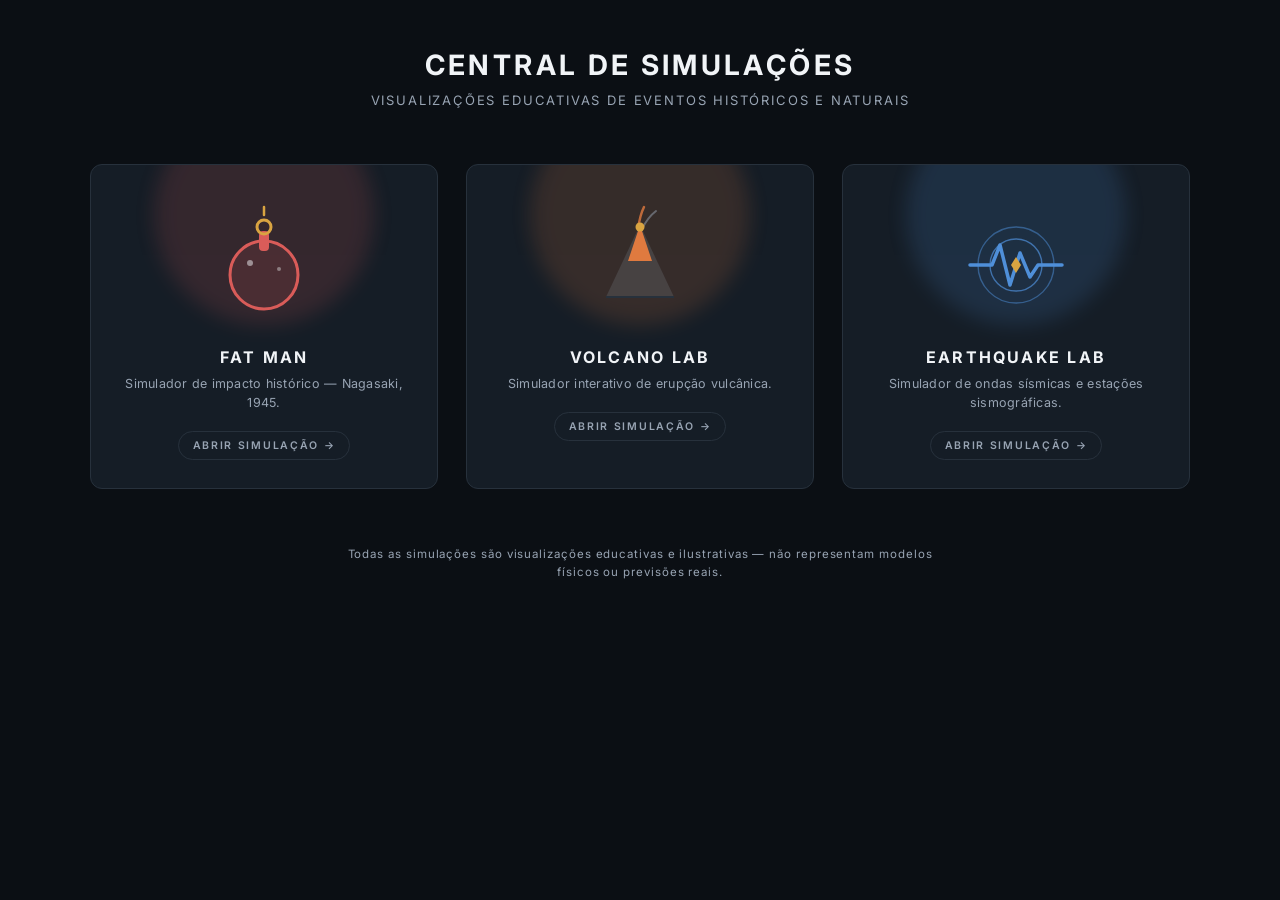
<file: index.html>
<!doctype html>
<html lang="pt-BR">
<head>
<meta charset="utf-8">
<meta name="viewport" content="width=device-width, initial-scale=1">
<title>Central de Simulações</title>
<link rel="preconnect" href="https://fonts.googleapis.com">
<link rel="preconnect" href="https://fonts.gstatic.com" crossorigin>
<link href="https://fonts.googleapis.com/css2?family=Inter:wght@400;500;600;700&display=swap" rel="stylesheet">
<style>
  :root{
    --bg:#0B0F14; --bg-2:#111820; --panel:#151D26; --border:#27313C;
    --text:#F1F4F7; --text-2:#98A4B3; --accent:#D9A441;
    --bomba:#D95C59; --vulcao:#E07A3F; --terremoto:#4F8FD9;
    --radius:12px; --t:200ms;
  }
  *{box-sizing:border-box;margin:0;padding:0}
  html,body{height:100%}
  body{
    background:var(--bg); color:var(--text); font-family:Inter,system-ui,"Segoe UI",sans-serif;
    min-height:100vh; display:flex; flex-direction:column; align-items:center;
    padding:48px 24px;
  }
  header{text-align:center; margin-bottom:56px}
  h1{font-size:28px; letter-spacing:.12em; font-weight:700}
  p.sub{color:var(--text-2); font-size:13px; letter-spacing:.14em; margin-top:10px; text-transform:uppercase}

  .grid{
    display:grid; grid-template-columns:repeat(3, 1fr); gap:28px;
    width:100%; max-width:1100px;
  }
  a.card{
    position:relative; display:flex; flex-direction:column; align-items:center;
    background:var(--panel); border:1px solid var(--border); border-radius:var(--radius);
    padding:40px 24px 28px; text-decoration:none; color:var(--text);
    transition:transform var(--t), border-color var(--t), background var(--t);
    overflow:hidden;
  }
  a.card:hover{transform:translateY(-4px); border-color:var(--accent); background:var(--bg-2)}
  a.card:focus-visible{outline:2px solid var(--accent); outline-offset:3px}
  a.card .glow{
    position:absolute; top:-60px; left:50%; transform:translateX(-50%);
    width:220px; height:220px; border-radius:50%; opacity:.16; filter:blur(10px);
    transition:opacity var(--t);
  }
  a.card:hover .glow{opacity:.28}
  svg.icon{width:120px; height:120px; margin-bottom:22px; position:relative; z-index:1}
  .card h2{font-size:16px; letter-spacing:.14em; font-weight:700; margin-bottom:8px; position:relative; z-index:1}
  .card p{font-size:12.5px; color:var(--text-2); text-align:center; line-height:1.5; letter-spacing:.02em; position:relative; z-index:1}
  .tag{
    margin-top:18px; font-size:10.5px; letter-spacing:.16em; font-weight:600;
    padding:7px 14px; border-radius:999px; border:1px solid var(--border); color:var(--text-2);
    transition:border-color var(--t), color var(--t); position:relative; z-index:1;
  }
  a.card:hover .tag{color:var(--accent); border-color:var(--accent)}

  footer{margin-top:56px; font-size:11.5px; color:var(--text-2); letter-spacing:.08em; text-align:center; max-width:620px; line-height:1.6}

  @media (max-width:860px){
    .grid{grid-template-columns:1fr; max-width:420px}
    h1{font-size:22px}
  }
</style>
</head>
<body>

<header>
  <h1>CENTRAL DE SIMULAÇÕES</h1>
  <p class="sub">Visualizações educativas de eventos históricos e naturais</p>
</header>

<main class="grid">

  <!-- BOMBA -->
  <a class="card" href="bomba/index.html">
    <div class="glow" style="background:var(--bomba)"></div>
    <svg class="icon" viewBox="0 0 120 120">
      <circle cx="60" cy="70" r="34" fill="none" stroke="var(--bomba)" stroke-width="3"/>
      <circle cx="60" cy="70" r="34" fill="var(--bomba)" opacity="0.12"/>
      <rect x="55" y="26" width="10" height="20" rx="4" fill="var(--bomba)"/>
      <circle cx="60" cy="22" r="7" fill="none" stroke="var(--accent)" stroke-width="3"/>
      <path d="M60 10 L60 2" stroke="var(--accent)" stroke-width="2.5" stroke-linecap="round"/>
      <circle cx="46" cy="58" r="3" fill="var(--text)" opacity="0.5"/>
      <circle cx="75" cy="64" r="2" fill="var(--text)" opacity="0.4"/>
    </svg>
    <h2>FAT MAN</h2>
    <p>Simulador de impacto histórico — Nagasaki, 1945.</p>
    <span class="tag">ABRIR SIMULAÇÃO →</span>
  </a>

  <!-- VULCAO -->
  <a class="card" href="vulcao/index.html">
    <div class="glow" style="background:var(--vulcao)"></div>
    <svg class="icon" viewBox="0 0 120 120">
      <polygon points="60,20 94,92 26,92" fill="var(--text-2)" opacity="0.18"/>
      <polygon points="60,20 72,56 48,56" fill="var(--vulcao)"/>
      <path d="M58 24 Q60 10 64 2" stroke="var(--vulcao)" stroke-width="2.5" fill="none" stroke-linecap="round" opacity="0.8"/>
      <path d="M62 24 Q68 12 76 6" stroke="var(--text-2)" stroke-width="2" fill="none" stroke-linecap="round" opacity="0.5"/>
      <circle cx="60" cy="22" r="4.5" fill="var(--accent)"/>
      <path d="M26 92 L94 92" stroke="var(--border)" stroke-width="2"/>
    </svg>
    <h2>VOLCANO LAB</h2>
    <p>Simulador interativo de erupção vulcânica.</p>
    <span class="tag">ABRIR SIMULAÇÃO →</span>
  </a>

  <!-- TERREMOTO -->
  <a class="card" href="terremoto/index.html">
    <div class="glow" style="background:var(--terremoto)"></div>
    <svg class="icon" viewBox="0 0 120 120">
      <circle cx="60" cy="60" r="38" fill="none" stroke="var(--terremoto)" stroke-width="1.4" opacity="0.5"/>
      <circle cx="60" cy="60" r="26" fill="none" stroke="var(--terremoto)" stroke-width="1.4" opacity="0.7"/>
      <path d="M14 60 L36 60 L44 40 L54 80 L64 48 L74 72 L82 60 L106 60"
            fill="none" stroke="var(--terremoto)" stroke-width="3.5" stroke-linejoin="round" stroke-linecap="round"/>
      <polygon points="60,52 65,60 60,68 55,60" fill="var(--accent)"/>
    </svg>
    <h2>EARTHQUAKE LAB</h2>
    <p>Simulador de ondas sísmicas e estações sismográficas.</p>
    <span class="tag">ABRIR SIMULAÇÃO →</span>
  </a>

</main>

<footer>
  Todas as simulações são visualizações educativas e ilustrativas — não representam modelos físicos ou previsões reais.
</footer>

</body>
</html>
</file>
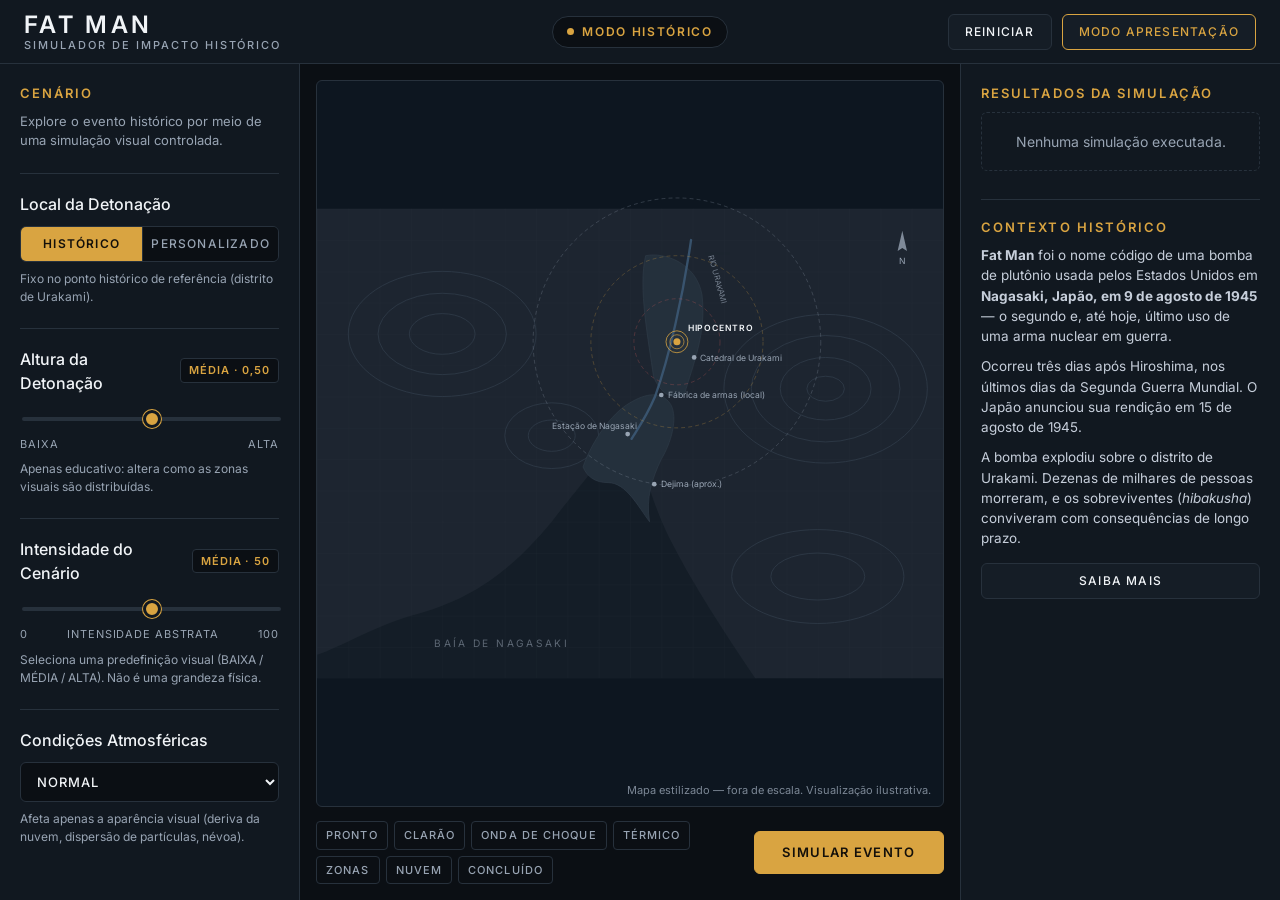
<file: bomba/index.html>
<!doctype html>
<html lang="pt-BR">
<head>
<meta charset="utf-8">
<meta name="viewport" content="width=device-width, initial-scale=1">
<title>FAT MAN — Simulador de Impacto Histórico</title>
<link rel="preconnect" href="https://fonts.googleapis.com">
<link rel="preconnect" href="https://fonts.gstatic.com" crossorigin>
<link href="https://fonts.googleapis.com/css2?family=Inter:wght@400;500;600&display=swap" rel="stylesheet">
<link rel="stylesheet" href="css/tokens.css">
<link rel="stylesheet" href="css/app.css">
</head>
<body>

<header class="app-header">
  <div class="brand">
    <h1 class="brand-title">FAT MAN</h1>
    <span class="brand-sub">SIMULADOR DE IMPACTO HISTÓRICO</span>
  </div>
  <div class="mode-indicator" aria-live="polite"><span class="dot"></span><span id="modeLabel">MODO HISTÓRICO</span></div>
  <div class="header-actions">
    <button class="btn btn-ghost only-small" id="btnControls" type="button">CONTROLES</button>
    <button class="btn btn-ghost only-small" id="btnResults" type="button">RESULTADOS</button>
    <button class="btn" id="btnReset" type="button">REINICIAR</button>
    <button class="btn btn-primary-outline" id="btnPresent" type="button" aria-pressed="false">MODO APRESENTAÇÃO</button>
  </div>
</header>

<div class="drawer-backdrop" id="backdrop"></div>

<main class="layout">

  <!-- ESQUERDA: controles -->
  <aside class="side side-left panel-col" id="controls" aria-label="Controles do cenário">
    <h2 class="panel-title">CENÁRIO</h2>
    <p class="muted small">Explore o evento histórico por meio de uma simulação visual controlada.</p>

    <div class="control">
      <div class="control-head"><label class="control-label" id="lblLoc">Local da Detonação</label></div>
      <div class="segmented" role="group" aria-labelledby="lblLoc">
        <button type="button" class="seg is-active" data-mode="historical" aria-pressed="true">HISTÓRICO</button>
        <button type="button" class="seg" data-mode="custom" aria-pressed="false">PERSONALIZADO</button>
      </div>
      <p class="hint" id="locHint">Fixo no ponto histórico de referência (distrito de Urakami).</p>
    </div>

    <div class="control">
      <div class="control-head">
        <label class="control-label" for="rngHeight">Altura da Detonação</label>
        <span class="value-chip" id="valHeight">MÉDIA · 0,50</span>
      </div>
      <input type="range" id="rngHeight" min="0" max="100" value="50">
      <div class="range-ends"><span>BAIXA</span><span>ALTA</span></div>
      <p class="hint">Apenas educativo: altera como as zonas visuais são distribuídas.</p>
    </div>

    <div class="control">
      <div class="control-head">
        <label class="control-label" for="rngIntensity">Intensidade do Cenário</label>
        <span class="value-chip" id="valIntensity">MÉDIA · 50</span>
      </div>
      <input type="range" id="rngIntensity" min="0" max="100" value="50">
      <div class="range-ends"><span>0</span><span>INTENSIDADE ABSTRATA</span><span>100</span></div>
      <p class="hint">Seleciona uma predefinição visual (BAIXA / MÉDIA / ALTA). Não é uma grandeza física.</p>
    </div>

    <div class="control">
      <div class="control-head"><label class="control-label" for="selAtmo">Condições Atmosféricas</label></div>
      <select id="selAtmo">
        <option value="NORMAL">NORMAL</option>
        <option value="WINDY">VENTOSO</option>
        <option value="RAIN">CHUVA</option>
        <option value="CLEAR">LIMPO</option>
      </select>
      <p class="hint">Afeta apenas a aparência visual (deriva da nuvem, dispersão de partículas, névoa).</p>
    </div>
  </aside>

  <!-- CENTRO: canvas -->
  <section class="canvas-area" aria-label="Área de simulação">
    <div class="stage" id="stage">
      <svg id="map" viewBox="0 0 800 600" preserveAspectRatio="xMidYMid meet" role="img" aria-label="Mapa estilizado de Nagasaki">
        <defs>
          <radialGradient id="gThermal">
            <stop offset="0" stop-color="#D9A441" stop-opacity="0.75"/>
            <stop offset="0.6" stop-color="#D9A441" stop-opacity="0.28"/>
            <stop offset="1" stop-color="#D9A441" stop-opacity="0"/>
          </radialGradient>
          <pattern id="gridPat" width="40" height="40" patternUnits="userSpaceOnUse">
            <path d="M40 0H0V40" fill="none" stroke="#27313C" stroke-width="0.5" opacity="0.5"/>
          </pattern>
        </defs>

        <!-- mapa base -->
        <rect width="800" height="600" fill="var(--map-water)"/>
        <path id="land" fill="var(--map-land)" d="M0,0 L800,0 L800,600 L560,600 C520,540 480,480 450,420 C430,380 420,340 410,310 C400,290 380,285 372,300 C360,330 330,360 300,400 C250,460 200,500 120,520 C70,535 30,560 0,570 Z"/>
        <rect width="800" height="600" fill="url(#gridPat)" pointer-events="none"/>
        <g id="relief" fill="none" stroke="#2B3744" stroke-width="1">
          <ellipse cx="650" cy="230" rx="130" ry="95"/><ellipse cx="650" cy="230" rx="95" ry="68"/><ellipse cx="650" cy="230" rx="58" ry="40"/><ellipse cx="650" cy="230" rx="24" ry="16"/>
          <ellipse cx="160" cy="160" rx="120" ry="80"/><ellipse cx="160" cy="160" rx="82" ry="52"/><ellipse cx="160" cy="160" rx="42" ry="26"/>
          <ellipse cx="300" cy="290" rx="60" ry="42"/><ellipse cx="300" cy="290" rx="30" ry="20"/>
          <ellipse cx="640" cy="470" rx="110" ry="60"/><ellipse cx="640" cy="470" rx="60" ry="30"/>
        </g>
        <g id="urban" fill="#1E2A36" stroke="#2B3744" stroke-width="0.8">
          <path d="M340,330 C350,300 375,262 400,248 C420,236 440,232 452,250 C462,268 452,300 440,320 C428,345 420,370 425,400 C410,380 395,350 372,350 C355,350 345,342 340,330 Z"/>
          <path d="M420,60 C445,55 485,70 492,110 C498,160 480,200 470,236 C455,246 438,236 430,214 C424,170 410,100 420,60 Z"/>
        </g>
        <path id="river" d="M478,40 C468,110 450,190 432,240 C420,268 408,284 402,294" fill="none" stroke="#3A5A78" stroke-width="3" stroke-linecap="round" opacity="0.8"/>

        <!-- atmosfera -->
        <rect id="haze" width="800" height="600" fill="#98A4B3" opacity="0" pointer-events="none"/>

        <!-- camadas de efeito -->
        <g id="zones"></g>
        <circle id="thermal" r="0" fill="url(#gThermal)" opacity="0"/>
        <circle id="ring1" fill="none" stroke="#F1F4F7" r="0" opacity="0"/>
        <circle id="ring2" fill="none" stroke="#D9A441" r="0" opacity="0"/>

        <!-- rótulos -->
        <g id="labels" font-size="11" fill="#98A4B3" pointer-events="none">
          <text x="150" y="560" font-size="13" letter-spacing="3" opacity="0.55">BAÍA DE NAGASAKI</text>
          <text x="500" y="60" font-size="10" opacity="0.7" transform="rotate(75 500 60)">RIO URAKAMI</text>
          <g id="landmarks" fill="#98A4B3">
            <circle cx="397" cy="288" r="3"/><text x="300" y="282">Estação de Nagasaki</text>
            <circle cx="431" cy="352" r="3"/><text x="440" y="356">Dejima (aprox.)</text>
            <circle cx="482" cy="190" r="3"/><text x="490" y="194">Catedral de Urakami</text>
            <circle cx="440" cy="238" r="3"/><text x="448" y="242">Fábrica de armas (local)</text>
          </g>
        </g>

        <!-- partículas / nuvem / marcador -->
        <g id="rain" pointer-events="none"></g>
        <g id="particles" pointer-events="none"></g>
        <g id="cloud" pointer-events="none" opacity="0"></g>
        <g id="marker">
          <g id="markerScale">
            <circle id="mHalo" class="m-halo" r="14" fill="none" stroke="#D9A441" stroke-width="1"/>
            <circle r="9" fill="none" stroke="#D9A441" stroke-width="1.2" opacity="0.7"/>
            <circle id="mCore" r="4.5" fill="#D9A441"/>
          </g>
          <text id="mLabel" x="14" y="-14" font-size="11" fill="#F1F4F7" font-weight="600" letter-spacing="1">HIPOCENTRO</text>
        </g>

        <!-- bússola -->
        <g transform="translate(748 50)" fill="#98A4B3" font-size="11" text-anchor="middle" pointer-events="none">
          <path d="M0,-22 L6,4 L0,0 L-6,4 Z" fill="#98A4B3" opacity="0.8"/><text y="20">N</text>
        </g>

        <!-- flash -->
        <rect id="flashRect" width="800" height="600" fill="#fff" opacity="0" pointer-events="none"/>
        <circle id="flashCore" r="90" fill="#fff" opacity="0" pointer-events="none"/>
      </svg>

      <div class="banner" id="banner" aria-live="polite"></div>
      <div class="map-note">Mapa estilizado — fora de escala. Visualização ilustrativa.</div>
      <div class="legend" id="legend">
        <div class="legend-title">ZONA DE EFEITO VISUALIZADA</div>
        <div class="legend-row"><i style="background:var(--danger)"></i>Zona A — mais interna</div>
        <div class="legend-row"><i style="background:var(--accent)"></i>Zona B — intermediária</div>
        <div class="legend-row"><i style="background:var(--text-2)"></i>Zona C — externa</div>
        <div class="legend-foot">Não representa o raio exato de danos.</div>
      </div>
      <div class="essential" id="essential">
        <div class="ess-k">NAGASAKI, JAPÃO</div>
        <div class="ess-v">9 de agosto de 1945 · 11h02 (hora local)</div>
      </div>
      <div class="toast" id="toast" role="status"></div>
    </div>

    <div class="stage-toolbar">
      <ol class="phases" id="phases" aria-label="Fases da simulação"></ol>
      <button class="btn btn-primary" id="btnSim" type="button">SIMULAR EVENTO</button>
    </div>

    <div class="present-bar" id="presentBar">
      <button class="btn" id="btnPrev" type="button">← ANTERIOR</button>
      <button class="btn btn-primary" id="btnPlay" type="button">REPRODUZIR</button>
      <div class="present-caption">
        <div class="step-k" id="stepK">ETAPA 01</div>
        <div class="step-v" id="stepV">LOCAL HISTÓRICO</div>
        <div class="step-d" id="stepD"></div>
        <div class="step-dots" id="stepDots"></div>
      </div>
      <button class="btn" id="btnNext" type="button">PRÓXIMO →</button>
    </div>
  </section>

  <!-- DIREITA: resultados -->
  <aside class="side side-right panel-col" id="results" aria-label="Resultados e contexto">
    <h2 class="panel-title">RESULTADOS DA SIMULAÇÃO</h2>
    <div id="resultsBody"></div>

    <h2 class="panel-title ctx-title">CONTEXTO HISTÓRICO</h2>
    <div class="context">
      <p><strong>Fat Man</strong> foi o nome código de uma bomba de plutônio usada pelos Estados Unidos em <strong>Nagasaki, Japão, em 9 de agosto de 1945</strong> — o segundo e, até hoje, último uso de uma arma nuclear em guerra.</p>
      <p>Ocorreu três dias após Hiroshima, nos últimos dias da Segunda Guerra Mundial. O Japão anunciou sua rendição em 15 de agosto de 1945.</p>
      <p>A bomba explodiu sobre o distrito de Urakami. Dezenas de milhares de pessoas morreram, e os sobreviventes (<em>hibakusha</em>) conviveram com consequências de longo prazo.</p>
    </div>
    <button class="btn btn-block" id="btnMore" type="button">SAIBA MAIS</button>
  </aside>
</main>

<dialog id="modal" aria-labelledby="modalTitle">
  <div class="modal-head">
    <h2 id="modalTitle">Nagasaki, 9 de agosto de 1945</h2>
    <button class="btn btn-ghost" id="btnClose" type="button" aria-label="Fechar">FECHAR ✕</button>
  </div>
  <div class="modal-body">
    <h3>A arma</h3>
    <p>“Fat Man” foi o nome dado à bomba de plutônio desenvolvida no Projeto Manhattan. Foi a segunda arma nuclear usada em guerra, depois da bomba de urânio “Little Boy”, lançada sobre Hiroshima em 6 de agosto de 1945. Este simulador deliberadamente não contém nenhum detalhe técnico da arma.</p>
    <h3>O alvo</h3>
    <p>O alvo principal naquele dia era a cidade de Kokura. Nuvens e fumaça sobre ela levaram o B-29 <em>Bockscar</em> ao alvo secundário, Nagasaki, importante porto e centro industrial. Por causa das colinas e vales de Nagasaki, os efeitos concentraram-se principalmente no vale de Urakami.</p>
    <h3>O evento</h3>
    <p>Por volta das 11h02 (hora local), a bomba explodiu a cerca de 500 metros de altura sobre o distrito de Urakami, em uma explosão aérea. O clarão, o calor e a onda de choque destruíram grande parte do vale e provocaram incêndios generalizados.</p>
    <h3>Impacto humano</h3>
    <p>As estimativas variam conforme a fonte: dezenas de milhares de pessoas morreram imediatamente e o número aumentou de forma considerável até o fim de 1945, por ferimentos, queimaduras e doença da radiação. Os sobreviventes, os <em>hibakusha</em>, enfrentaram consequências sociais e de saúde por décadas.</p>
    <h3>Contexto e legado</h3>
    <p>Os bombardeios ocorreram nos últimos dias da Segunda Guerra Mundial. O Japão anunciou sua rendição em 15 de agosto de 1945. Hoje, Nagasaki abriga o Parque da Paz e o Museu da Bomba Atômica, e a cidade defende o desarmamento nuclear.</p>
    <h3>Sobre esta ferramenta</h3>
    <p>O mapa é estilizado, as zonas são conceituais e todos os controles são parâmetros abstratos e educativos. Nada aqui é uma previsão de danos nem um modelo físico.</p>
  </div>
</dialog>

<script src="js/effects.js"></script>
<script src="js/mapview.js"></script>
<script src="js/main.js"></script>
</body>
</html>
</file>
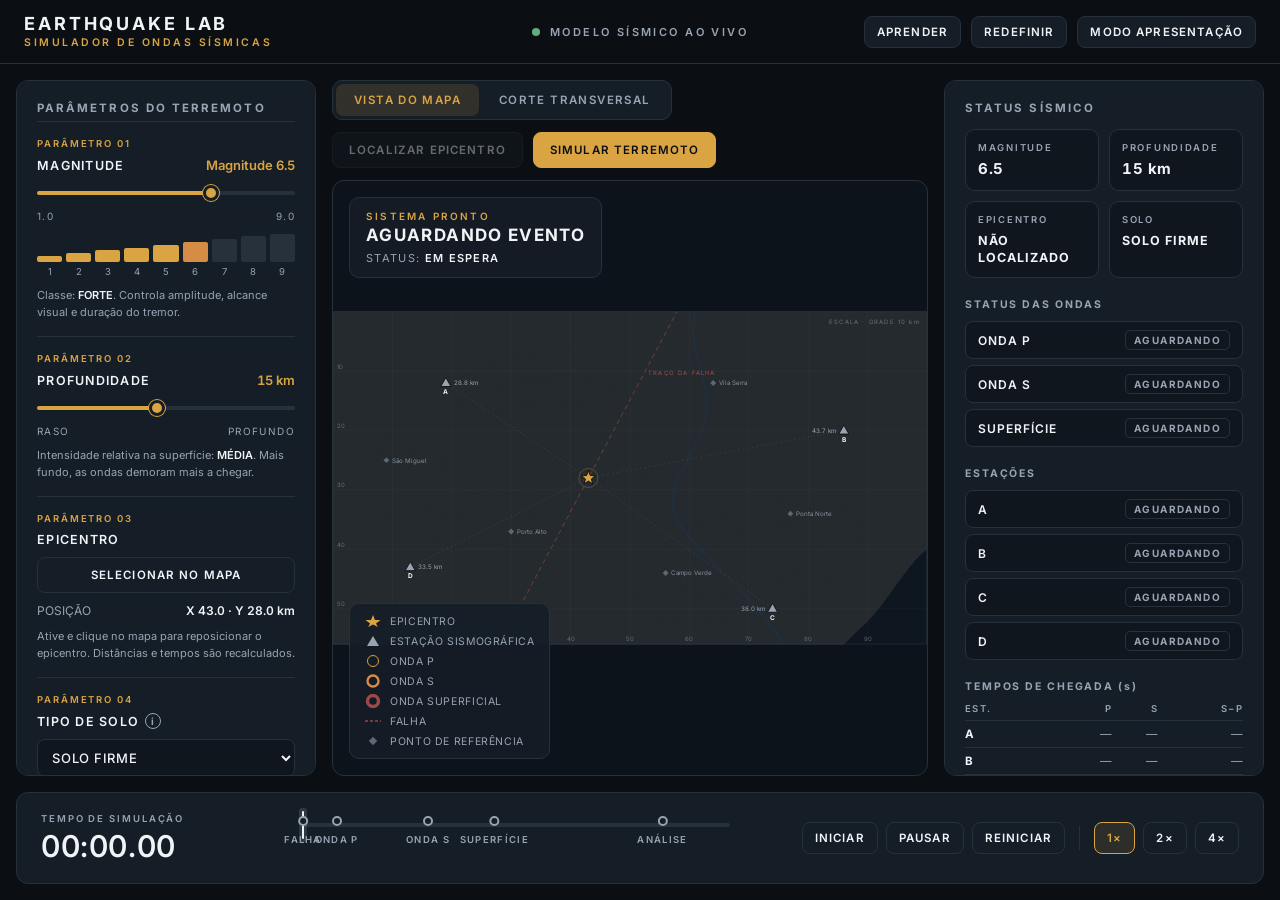
<file: terremoto/index.html>
<!doctype html>
<html lang="pt-BR">
<head>
<meta charset="utf-8">
<meta name="viewport" content="width=device-width,initial-scale=1">
<title>Earthquake Lab — Seismic Wave Simulator</title>
<link rel="preconnect" href="https://fonts.googleapis.com">
<link href="https://fonts.googleapis.com/css2?family=Inter:wght@400;500;600;700&display=swap" rel="stylesheet">
<style>
:root{--bg:#0B0F14;--panel:#151D26;--panel2:#10161D;--border:#27313C;--text:#F1F4F7;--muted:#98A4B3;--accent:#D9A441;--danger:#D95C59;--ok:#5FAE7B;--warn:#D58C45;--t:200ms}
*{box-sizing:border-box;margin:0;padding:0}
html,body{height:100%}
body{background:var(--bg);color:var(--text);font-family:Inter,system-ui,"Segoe UI",sans-serif;font-size:14px;display:flex;flex-direction:column;overflow:hidden;-webkit-font-smoothing:antialiased}
.num{font-variant-numeric:tabular-nums}
button{font-family:inherit}
/* ---------- header ---------- */
.hdr{height:64px;flex:none;display:grid;grid-template-columns:1fr auto 1fr;align-items:center;padding:0 24px;border-bottom:1px solid var(--border);gap:16px}
.brand h1{font-size:18px;letter-spacing:.16em;font-weight:700;line-height:1.1}
.brand p{font-size:10.5px;letter-spacing:.24em;color:var(--accent);font-weight:600;margin-top:3px}
.brand{display:flex;align-items:center;gap:14px}
.live{display:flex;align-items:center;gap:10px;font-size:11px;letter-spacing:.22em;color:var(--muted);font-weight:600}
.live i{width:8px;height:8px;border-radius:50%;background:var(--ok);box-shadow:0 0 0 0 rgba(95,174,123,.6);animation:ping 2s infinite}
@keyframes ping{70%{box-shadow:0 0 0 9px rgba(95,174,123,0)}100%{box-shadow:0 0 0 0 rgba(95,174,123,0)}}
.hdr-actions{display:flex;gap:10px;justify-content:flex-end}
.drawer-btn{display:none}
/* ---------- buttons ---------- */
.btn{height:36px;padding:0 16px;border-radius:8px;border:1px solid var(--border);background:var(--panel);color:var(--text);font-size:11.5px;font-weight:600;letter-spacing:.1em;cursor:pointer;transition:all var(--t);white-space:nowrap}
.btn:hover:not(:disabled){border-color:var(--accent);color:var(--accent)}
.btn:disabled{opacity:.4;cursor:not-allowed}
.btn.primary{background:var(--accent);border-color:var(--accent);color:#0B0F14}
.btn.primary:hover:not(:disabled){background:#e6b455;color:#0B0F14}
.btn.on{border-color:var(--accent);color:var(--accent);background:rgba(217,164,65,.12)}
.btn.sm{height:32px;padding:0 12px}
/* ---------- layout ---------- */
.grid{flex:1;min-height:0;display:grid;grid-template-columns:300px minmax(0,1fr) 320px;gap:16px;padding:16px 16px 0}
.panel{background:var(--panel);border:1px solid var(--border);border-radius:12px;padding:20px;overflow:auto;min-height:0;transition:transform 250ms}
.ptitle{font-size:11.5px;letter-spacing:.18em;color:var(--muted);font-weight:700;margin-bottom:6px}
.param{padding:16px 0;border-top:1px solid var(--border)}
.param:first-of-type{border-top:0}
.ptag{font-size:9.5px;letter-spacing:.2em;color:var(--accent);font-weight:600;margin-bottom:8px}
.prow{display:flex;justify-content:space-between;align-items:baseline;margin-bottom:10px;gap:8px}
.pname{font-size:12.5px;font-weight:600;letter-spacing:.1em;display:flex;align-items:center;gap:6px}
.pval{font-size:13px;color:var(--accent);font-weight:600}
.rangeends{display:flex;justify-content:space-between;font-size:10px;letter-spacing:.14em;color:var(--muted);margin-top:4px}
.pnote{font-size:11px;color:var(--muted);margin-top:10px;line-height:1.5}
.pnote b{color:var(--text);font-weight:600}
input[type=range]{-webkit-appearance:none;appearance:none;width:100%;height:20px;background:transparent;cursor:pointer}
input[type=range]::-webkit-slider-runnable-track{height:4px;border-radius:2px;background:linear-gradient(90deg,var(--accent) var(--p,50%),var(--border) var(--p,50%))}
input[type=range]::-webkit-slider-thumb{-webkit-appearance:none;width:16px;height:16px;margin-top:-6px;border-radius:50%;background:var(--accent);border:3px solid var(--panel);box-shadow:0 0 0 1px var(--accent);transition:transform var(--t)}
input[type=range]:hover::-webkit-slider-thumb{transform:scale(1.15)}
input[type=range]::-moz-range-track{height:4px;border-radius:2px;background:var(--border)}
input[type=range]::-moz-range-progress{height:4px;border-radius:2px;background:var(--accent)}
input[type=range]::-moz-range-thumb{width:12px;height:12px;border-radius:50%;background:var(--accent);border:3px solid var(--panel)}
.mscale{display:flex;gap:4px;align-items:flex-end;height:28px;margin-top:12px}
.mscale i{flex:1;background:var(--border);border-radius:2px;transition:background var(--t)}
.mscale i.on{background:var(--accent)}
.mscale i.hi{background:var(--warn)}
.mscale i.xx{background:var(--danger)}
.mticks{display:flex;gap:4px;margin-top:4px}
.mticks span{flex:1;text-align:center;font-size:9.5px;color:var(--muted)}
select{width:100%;height:38px;background:var(--panel2);color:var(--text);border:1px solid var(--border);border-radius:8px;padding:0 10px;font:500 13px Inter,sans-serif;letter-spacing:.06em;cursor:pointer;transition:border-color var(--t)}
select:hover,select:focus{border-color:var(--accent);outline:0}
.info{width:16px;height:16px;border-radius:50%;border:1px solid var(--muted);color:var(--muted);font-size:10px;display:inline-flex;align-items:center;justify-content:center;cursor:help;font-weight:700}
.coords{font-size:12px;color:var(--muted);margin-top:10px;display:flex;justify-content:space-between}
.coords b{color:var(--text);font-weight:600}
/* ---------- center ---------- */
.center{display:flex;flex-direction:column;gap:12px;min-width:0;min-height:0}
.toolbar{display:flex;justify-content:space-between;align-items:center;gap:12px;flex-wrap:wrap}
.tabs{display:flex;background:var(--panel);border:1px solid var(--border);border-radius:10px;padding:3px;gap:2px}
.tab{height:32px;padding:0 18px;border:0;border-radius:7px;background:transparent;color:var(--muted);font-size:11.5px;font-weight:600;letter-spacing:.12em;cursor:pointer;transition:all var(--t)}
.tab:hover{color:var(--text)}
.tab.active{background:rgba(217,164,65,.14);color:var(--accent)}
.tools{display:flex;gap:10px}
.stage{flex:1;min-height:0;position:relative;background:#0D131A;border:1px solid var(--border);border-radius:12px;overflow:hidden}
.stage.selecting{cursor:crosshair}
.view{position:absolute;inset:0;width:100%;height:100%;opacity:0;transform:scale(1.015);transition:opacity 250ms,transform 250ms;pointer-events:none}
.view.active{opacity:1;transform:none;pointer-events:auto}
.view text{font-family:Inter,sans-serif}
.st{cursor:pointer}
.ovl{position:absolute;pointer-events:none}
.banner{top:16px;left:16px;background:rgba(21,29,38,.88);border:1px solid var(--border);border-radius:10px;padding:12px 16px;min-width:250px}
.banner .b1{font-size:10px;letter-spacing:.22em;color:var(--accent);font-weight:600}
.banner .b2{font-size:17px;font-weight:700;letter-spacing:.08em;margin:3px 0 6px}
.banner .b3{font-size:11px;letter-spacing:.12em;color:var(--muted)}
.banner .b3 b{color:var(--text);font-weight:600}
.hint{top:16px;left:50%;transform:translate(-50%,-8px);background:var(--accent);color:#0B0F14;font-size:11px;font-weight:700;letter-spacing:.14em;padding:8px 14px;border-radius:8px;opacity:0;transition:all var(--t)}
.hint.show{opacity:1;transform:translate(-50%,0)}
.legend{left:16px;bottom:16px;background:rgba(21,29,38,.88);border:1px solid var(--border);border-radius:10px;padding:10px 14px;display:grid;gap:6px;font-size:10.5px;color:var(--muted);letter-spacing:.06em}
.legend div{display:flex;align-items:center;gap:8px}
.legend svg{width:18px;height:14px;flex:none}
.wavechip{right:16px;bottom:16px;background:rgba(21,29,38,.9);border:1px solid var(--border);border-left:3px solid var(--accent);border-radius:10px;padding:10px 14px;max-width:280px;opacity:0;transform:translateY(6px);transition:all 250ms}
.wavechip.show{opacity:1;transform:none}
.wavechip b{display:block;font-size:12px;letter-spacing:.14em}
.wavechip span{font-size:11.5px;color:var(--muted)}
/* station panel */
.spanel{position:absolute;top:16px;right:16px;width:340px;background:rgba(21,29,38,.96);border:1px solid var(--border);border-radius:12px;padding:16px;opacity:0;transform:translateX(12px);pointer-events:none;transition:all 250ms}
.spanel.show{opacity:1;transform:none;pointer-events:auto}
.sp-head{display:flex;justify-content:space-between;align-items:flex-start;margin-bottom:10px}
.sp-title{font-size:15px;font-weight:700;letter-spacing:.14em;margin-bottom:6px}
.x{width:28px;height:28px;border-radius:7px;border:1px solid var(--border);background:transparent;color:var(--muted);cursor:pointer;transition:all var(--t)}
.x:hover{color:var(--text);border-color:var(--accent)}
.sp-row{display:flex;justify-content:space-between;align-items:center;padding:7px 0;border-top:1px solid var(--border);font-size:11px;letter-spacing:.12em;color:var(--muted)}
.sp-row b{font-weight:600;color:var(--text);letter-spacing:.06em;font-size:12px}
.sp-chart{margin-top:10px;background:var(--panel2);border:1px solid var(--border);border-radius:8px;padding:6px}
.sp-chart svg{display:block;width:100%}
/* chips */
.chip{display:inline-block;font-size:10px;font-weight:700;letter-spacing:.14em;padding:3px 8px;border-radius:5px;border:1px solid var(--border);color:var(--muted);transition:all var(--t)}
.chip.ok{color:var(--ok);border-color:rgba(95,174,123,.5);background:rgba(95,174,123,.1)}
.chip.acc{color:var(--accent);border-color:rgba(217,164,65,.5);background:rgba(217,164,65,.1)}
.chip.warn{color:var(--warn);border-color:rgba(213,140,69,.5);background:rgba(213,140,69,.1)}
.chip.dan{color:var(--danger);border-color:rgba(217,92,89,.5);background:rgba(217,92,89,.1)}
/* ---------- status ---------- */
.cards{display:grid;grid-template-columns:1fr 1fr;gap:10px;margin:14px 0 6px}
.card{background:var(--panel2);border:1px solid var(--border);border-radius:10px;padding:12px}
.card small{display:block;font-size:9.5px;letter-spacing:.18em;color:var(--muted);font-weight:600;margin-bottom:6px}
.card b{font-size:15px;font-weight:700;letter-spacing:.04em}
.card b.sm{font-size:12.5px;letter-spacing:.08em}
.sect{font-size:10.5px;letter-spacing:.18em;color:var(--muted);font-weight:700;margin:20px 0 10px}
.list{display:grid;gap:6px}
.lrow{display:flex;justify-content:space-between;align-items:center;background:var(--panel2);border:1px solid var(--border);border-radius:8px;padding:8px 12px;font-size:12px;font-weight:600;letter-spacing:.08em;transition:border-color var(--t)}
.lrow.click{cursor:pointer}
.lrow.click:hover{border-color:var(--accent)}
.lrow em{font-style:normal;color:var(--muted);font-size:10px;margin-left:6px;letter-spacing:.06em}
table{width:100%;border-collapse:collapse;font-size:11.5px}
th{font-size:9.5px;letter-spacing:.14em;color:var(--muted);font-weight:600;text-align:right;padding:0 0 6px}
th:first-child,td:first-child{text-align:left}
td{padding:6px 0;border-top:1px solid var(--border);text-align:right;color:var(--muted)}
td.hit{color:var(--text)}
td:first-child{font-weight:700;color:var(--text)}
.note{font-size:10.5px;line-height:1.5;color:var(--muted);margin-top:10px}
/* ---------- timeline ---------- */
.tl{flex:none;margin:16px;display:grid;grid-template-columns:190px minmax(0,1fr) auto;gap:28px;align-items:center;padding:14px 24px;background:var(--panel);border:1px solid var(--border);border-radius:12px}
.clock small{display:block;font-size:9.5px;letter-spacing:.2em;color:var(--muted);font-weight:600;margin-bottom:4px}
.clock b{font-size:30px;font-weight:600;letter-spacing:.02em}
.track{padding:0 44px;height:62px;cursor:pointer}
.tw{position:relative;height:100%}
.rail{position:absolute;left:0;right:0;top:16px;height:4px;background:var(--border);border-radius:2px;overflow:hidden}
.fill{position:absolute;inset:0;background:var(--accent);transform-origin:left;transform:scaleX(0)}
.mk{position:absolute;top:9px;transform:translateX(-50%);display:flex;flex-direction:column;align-items:center;gap:8px;pointer-events:none}
.mk i{width:10px;height:10px;border-radius:50%;background:var(--panel);border:2px solid var(--muted);transition:all var(--t)}
.mk span{font-size:9.5px;letter-spacing:.14em;font-weight:600;color:var(--muted);transition:color var(--t)}
.mk.done i{border-color:var(--accent);background:var(--accent)}
.mk.done span{color:var(--text)}
.ph{position:absolute;left:0;top:4px;width:2px;height:28px;background:var(--text);border-radius:1px;box-shadow:0 0 0 3px rgba(241,244,247,.12);will-change:transform}
.ctrls{display:flex;gap:8px;align-items:center}
.sep{width:1px;height:24px;background:var(--border);margin:0 6px}
/* ---------- presentation ---------- */
.presbar{left:50%;bottom:16px;transform:translateX(-50%);display:none;align-items:center;gap:22px;background:rgba(21,29,38,.95);border:1px solid var(--border);border-radius:12px;padding:14px 18px 14px 22px;pointer-events:auto;min-width:560px}
.presbar .ps{font-size:10px;letter-spacing:.22em;color:var(--accent);font-weight:700}
.presbar .pt{font-size:20px;font-weight:700;letter-spacing:.08em;margin:2px 0}
.presbar .pd{font-size:12.5px;color:var(--muted)}
.presbar .pb{display:flex;gap:8px;margin-left:auto}
.prog{display:flex;gap:4px;margin-top:8px}
.prog i{width:22px;height:3px;border-radius:2px;background:var(--border);transition:background var(--t)}
.prog i.on{background:var(--accent)}
body.pres .presbar{display:flex}
body.pres .left,body.pres .right,body.pres .btn-sim,body.pres .btn-loc,body.pres .drawer-btn{display:none!important}
body.pres .grid{grid-template-columns:minmax(0,1fr)}
body.pres .legend{bottom:104px}
body.pres .wavechip{bottom:104px}
/* ---------- tooltip / modal ---------- */
#tip{position:fixed;z-index:100;pointer-events:none;background:#0B0F14;border:1px solid var(--border);border-radius:8px;padding:9px 12px;font-size:11.5px;line-height:1.55;color:var(--muted);max-width:260px;display:none;box-shadow:0 8px 24px rgba(0,0,0,.45)}
#tip b{display:block;color:var(--text);font-size:11px;letter-spacing:.16em;margin-bottom:2px}
#tip span{color:var(--text)}
.modal{position:fixed;inset:0;z-index:90;background:rgba(5,8,11,.72);display:flex;align-items:center;justify-content:center;padding:24px;opacity:0;pointer-events:none;transition:opacity 250ms}
.modal.show{opacity:1;pointer-events:auto}
.mbox{background:var(--panel);border:1px solid var(--border);border-radius:12px;width:min(1040px,100%);max-height:100%;overflow:auto;padding:26px;transform:translateY(10px);transition:transform 250ms}
.modal.show .mbox{transform:none}
.mhead{display:flex;justify-content:space-between;align-items:center;margin-bottom:20px}
.mhead h2{font-size:14px;letter-spacing:.2em}
.lgrid{display:grid;grid-template-columns:repeat(auto-fill,minmax(236px,1fr));gap:12px}
.lcard{background:var(--panel2);border:1px solid var(--border);border-radius:10px;padding:16px;transition:border-color var(--t)}
.lcard:hover{border-color:var(--accent)}
.lcard h3{font-size:11.5px;letter-spacing:.14em;color:var(--accent);margin-bottom:8px}
.lcard p{font-size:13px;line-height:1.55;color:var(--muted)}
.lcard p b{color:var(--text);font-weight:600}
/* ---------- responsive ---------- */
@media (max-width:1100px){
  .grid{grid-template-columns:minmax(0,1fr)}
  .drawer-btn{display:inline-flex;align-items:center}
  .left,.right{position:fixed;top:64px;bottom:0;width:320px;z-index:60;border-radius:0 12px 12px 0;transform:translateX(-105%)}
  .right{right:0;left:auto;border-radius:12px 0 0 12px;transform:translateX(105%)}
  body.dl .left,body.dr .right{transform:none;box-shadow:0 0 0 100vmax rgba(0,0,0,.5)}
  .tl{grid-template-columns:1fr;gap:12px}
  .legend{display:none}
  .live{display:none}
  .hdr{grid-template-columns:1fr auto}
}
@media (max-width:700px){
  body{overflow-y:auto;height:auto;min-height:100%}
  .hdr{height:auto;padding:10px 14px;grid-template-columns:1fr;gap:10px}
  .hdr-actions{flex-wrap:wrap;justify-content:flex-start}
  .grid{display:flex;flex-direction:column;padding:12px 12px 0}
  .center{order:-1}
  .stage{flex:none;height:62vw;min-height:300px}
  .left,.right{position:static;transform:none;width:auto;border-radius:12px}
  .drawer-btn{display:none}
  .spanel{width:calc(100% - 24px);right:12px;top:12px}
  .banner{display:none}
  .tl{margin:12px}
  .ctrls{flex-wrap:wrap}
  .presbar{min-width:0;width:calc(100% - 24px);flex-wrap:wrap}
}
</style>
</head>
<body>

<header class="hdr">
  <div class="brand">
    <button class="btn sm drawer-btn" id="btnDL">PARÂMETROS</button>
    <div><h1>EARTHQUAKE LAB</h1><p>SIMULADOR DE ONDAS SÍSMICAS</p></div>
  </div>
  <div class="live"><i></i>MODELO SÍSMICO AO VIVO</div>
  <div class="hdr-actions">
    <button class="btn sm drawer-btn" id="btnDR">STATUS</button>
    <button class="btn sm" id="btnLearn">APRENDER</button>
    <button class="btn sm" id="btnReset">REDEFINIR</button>
    <button class="btn sm" id="btnPres">MODO APRESENTAÇÃO</button>
  </div>
</header>

<main class="grid">
  <!-- ================= PARAMETERS ================= -->
  <aside class="panel left" id="paramPanel">
    <div class="ptitle">PARÂMETROS DO TERREMOTO</div>

    <div class="param">
      <div class="ptag">PARÂMETRO 01</div>
      <div class="prow"><span class="pname">MAGNITUDE</span><span class="pval num" id="magVal">Magnitude 6.5</span></div>
      <input type="range" id="magIn" min="1" max="9" step="0.1" value="6.5" aria-label="Magnitude">
      <div class="rangeends"><span>1.0</span><span>9.0</span></div>
      <div class="mscale" id="mscale"></div>
      <div class="mticks" id="mticks"></div>
      <div class="pnote" id="magNote"></div>
    </div>

    <div class="param">
      <div class="ptag">PARÂMETRO 02</div>
      <div class="prow"><span class="pname">PROFUNDIDADE</span><span class="pval num" id="depthVal">15 km</span></div>
      <input type="range" id="depthIn" min="2" max="30" step="1" value="15" aria-label="Depth">
      <div class="rangeends"><span>RASO</span><span>PROFUNDO</span></div>
      <div class="pnote" id="depthNote"></div>
    </div>

    <div class="param">
      <div class="ptag">PARÂMETRO 03</div>
      <div class="prow"><span class="pname">EPICENTRO</span></div>
      <button class="btn" id="btnSelect" style="width:100%">SELECIONAR NO MAPA</button>
      <div class="coords"><span>POSIÇÃO</span><b class="num" id="epiCoord">—</b></div>
      <div class="pnote">Ative e clique no mapa para reposicionar o epicentro. Distâncias e tempos são recalculados.</div>
    </div>

    <div class="param">
      <div class="ptag">PARÂMETRO 04</div>
      <div class="prow"><span class="pname">TIPO DE SOLO <span class="info" data-tip="As condições do solo podem influenciar a intensidade com que o movimento sísmico é sentido." data-tipt="TIPO DE SOLO">i</span></span></div>
      <select id="groundIn" aria-label="Ground type">
        <option value="bedrock">ROCHA</option>
        <option value="firm" selected>SOLO FIRME</option>
        <option value="soft">SOLO MOLE</option>
      </select>
      <div class="pnote" id="groundNote"></div>
    </div>
  </aside>

  <!-- ================= CENTER ================= -->
  <section class="center">
    <div class="toolbar">
      <div class="tabs" role="tablist">
        <button class="tab active" id="tabMap" data-view="map" role="tab">VISTA DO MAPA</button>
        <button class="tab" id="tabXs" data-view="xs" role="tab">CORTE TRANSVERSAL</button>
      </div>
      <div class="tools">
        <button class="btn btn-loc" id="btnLocate" disabled>LOCALIZAR EPICENTRO</button>
        <button class="btn primary btn-sim" id="btnSim">SIMULAR TERREMOTO</button>
      </div>
    </div>

    <div class="stage" id="stage">
      <svg id="mapSvg" class="view active" viewBox="0 0 1000 560" preserveAspectRatio="xMidYMid meet"></svg>
      <svg id="xsSvg" class="view" viewBox="0 0 1000 560" preserveAspectRatio="xMidYMid meet"></svg>

      <div class="ovl banner">
        <div class="b1" id="bPhase">SISTEMA PRONTO</div>
        <div class="b2" id="bName">AGUARDANDO EVENTO</div>
        <div class="b3">STATUS: <b id="bStatus">EM ESPERA</b></div>
      </div>
      <div class="ovl hint" id="selHint">CLIQUE NO MAPA PARA DEFINIR O EPICENTRO</div>
      <div class="ovl legend" id="legend"></div>
      <div class="ovl wavechip" id="waveChip"><b id="wcT"></b><span id="wcD"></span></div>

      <div class="spanel" id="spanel">
        <div class="sp-head">
          <div><div class="sp-title" id="spTitle">ESTAÇÃO A</div><span class="chip" id="spState">AGUARDANDO</span></div>
          <button class="x" id="spClose" aria-label="Close">✕</button>
        </div>
        <div class="sp-row"><span>DISTÂNCIA</span><b class="num" id="spDist">—</b></div>
        <div class="sp-row"><span>ONDA P</span><b class="num" id="spP">—</b></div>
        <div class="sp-row"><span>ONDA S</span><b class="num" id="spS">—</b></div>
        <div class="sp-row"><span>ONDA SUPERFICIAL</span><b class="num" id="spL">—</b></div>
        <div class="sp-chart"><svg id="spSvg" viewBox="0 0 320 140"></svg></div>
      </div>

      <div class="ovl presbar" id="presBar">
        <div>
          <div class="ps" id="psStep">PASSO 00 / 06</div>
          <div class="pt" id="psTitle">PRONTO</div>
          <div class="pd" id="psDesc">Pressione PRÓXIMO para iniciar a sequência.</div>
          <div class="prog" id="psProg"></div>
        </div>
        <div class="pb">
          <button class="btn" id="psBack">← VOLTAR</button>
          <button class="btn" id="psPlay">INICIAR</button>
          <button class="btn primary" id="psNext">PRÓXIMO →</button>
          <button class="btn" id="psExit">SAIR</button>
        </div>
      </div>
    </div>
  </section>

  <!-- ================= STATUS ================= -->
  <aside class="panel right" id="statusPanel">
    <div class="ptitle">STATUS SÍSMICO</div>
    <div class="cards">
      <div class="card"><small>MAGNITUDE</small><b class="num" id="cMag">6.5</b></div>
      <div class="card"><small>PROFUNDIDADE</small><b class="num" id="cDepth">15 km</b></div>
      <div class="card"><small>EPICENTRO</small><b class="sm" id="cEpi">NÃO LOCALIZADO</b></div>
      <div class="card"><small>SOLO</small><b class="sm" id="cGround">SOLO FIRME</b></div>
    </div>

    <div class="sect">STATUS DAS ONDAS</div>
    <div class="list">
      <div class="lrow"><span>ONDA P</span><span><em id="cntP"></em><span class="chip" id="stP">AGUARDANDO</span></span></div>
      <div class="lrow"><span>ONDA S</span><span><em id="cntS"></em><span class="chip" id="stS">AGUARDANDO</span></span></div>
      <div class="lrow"><span>SUPERFÍCIE</span><span><em id="cntL"></em><span class="chip" id="stL">AGUARDANDO</span></span></div>
    </div>

    <div class="sect">ESTAÇÕES</div>
    <div class="list" id="stList"></div>

    <div class="sect">TEMPOS DE CHEGADA (s)</div>
    <table><thead><tr><th>EST.</th><th>P</th><th>S</th><th>S−P</th></tr></thead><tbody id="arrBody"></tbody></table>
    <div class="note">A diferença S−P cresce com a distância. É ela que permite estimar quão longe o epicentro está de cada estação.</div>
  </aside>
</main>

<footer class="tl">
  <div class="clock"><small>TEMPO DE SIMULAÇÃO</small><b class="num" id="clock">00:00.00</b></div>
  <div class="track" id="track"><div class="tw" id="tw">
    <div class="rail"><div class="fill" id="fill"></div></div>
    <div class="ph" id="ph"></div>
  </div></div>
  <div class="ctrls">
    <button class="btn sm" id="bPlay">INICIAR</button>
    <button class="btn sm" id="bPause">PAUSAR</button>
    <button class="btn sm" id="bRestart">REINICIAR</button>
    <span class="sep"></span>
    <button class="btn sm spd on" data-s="1">1×</button>
    <button class="btn sm spd" data-s="2">2×</button>
    <button class="btn sm spd" data-s="4">4×</button>
  </div>
</footer>

<div id="tip"></div>

<div class="modal" id="learn" aria-hidden="true">
  <div class="mbox">
    <div class="mhead"><h2>APRENDER — NOÇÕES DE SISMOLOGIA</h2><button class="x" id="learnClose" aria-label="Close">✕</button></div>
    <div class="lgrid">
      <div class="lcard"><h3>O QUE É MAGNITUDE?</h3><p>Mede a <b>energia liberada</b> na fonte do terremoto. Cada +1 de magnitude libera cerca de 32× mais energia.</p></div>
      <div class="lcard"><h3>O QUE É PROFUNDIDADE?</h3><p>Distância entre a superfície e o ponto onde a ruptura começa. Quanto mais <b>raso</b>, mais forte tende a ser o tremor na superfície.</p></div>
      <div class="lcard"><h3>O QUE É UM EPICENTRO?</h3><p>O ponto da <b>superfície</b> exatamente acima do hipocentro. É o local que aparece nos mapas.</p></div>
      <div class="lcard"><h3>O QUE É UM HIPOCENTRO?</h3><p>O ponto <b>dentro da Terra</b> onde a falha começa a romper. Também chamado de foco.</p></div>
      <div class="lcard"><h3>O QUE SÃO ONDAS P?</h3><p>Ondas <b>primárias</b>, de compressão. São as mais rápidas, chegam primeiro às estações e atravessam sólidos e líquidos.</p></div>
      <div class="lcard"><h3>O QUE SÃO ONDAS S?</h3><p>Ondas <b>secundárias</b>, de cisalhamento. Chegam depois das P e movem o solo de lado a lado, com mais amplitude.</p></div>
      <div class="lcard"><h3>POR QUE O SOLO IMPORTA?</h3><p>Solos moles <b>amplificam</b> e prolongam o tremor; rocha firme o reduz. A mesma onda é sentida de formas diferentes.</p></div>
    </div>
    <div class="note" style="margin-top:16px">As velocidades e escalas da simulação são visuais e didáticas, não um modelo sismológico profissional.</div>
  </div>
</div>

<script>
(()=>{
'use strict';
/* =====================================================================
   UTILITIES
   ===================================================================== */
const $=(s,r=document)=>r.querySelector(s), $$=(s,r=document)=>[...r.querySelectorAll(s)];
const NS='http://www.w3.org/2000/svg';
const el=(tag,at={},par)=>{const n=document.createElementNS(NS,tag);for(const k in at)n.setAttribute(k,at[k]);if(par)par.appendChild(n);return n;};
const clamp=(v,a,b)=>Math.min(b,Math.max(a,v));
const ss=x=>{x=clamp(x,0,1);return x*x*(3-2*x);};
const star=(r1,r2,n=5)=>{let s='';for(let i=0;i<n*2;i++){const r=i%2?r2:r1,a=-Math.PI/2+i*Math.PI/n;s+=(r*Math.cos(a)).toFixed(2)+','+(r*Math.sin(a)).toFixed(2)+' ';}return s;};
const cache=new Map();
const setText=(e,v)=>{if(cache.get(e)!==v){cache.set(e,v);e.textContent=v;}};
const setCls=(e,v)=>{if(cache.get(e)!==v){cache.set(e,v);e.className=v;}};
const setAt=(e,k,v)=>{const key=k;let m=cache.get(e);if(!m){m={};cache.set(e,m);}if(m[key]!==v){m[key]=v;e.setAttribute(k,v);}};

/* =====================================================================
   CONFIG — constants, stations, scenery
   ===================================================================== */
const W=1000,H=560,KM=10;                 // map: 10 px = 1 km  →  100 × 56 km
const V={p:10.5,s:6.0,l:4.2};             // visual wave speeds (km/s)
const T0=2;                               // rupture duration (s)
const LOC_DUR=5.6, LOC_SHOW=4.4;          // epicenter-location animation (s)
const COL={p:'#D9A441',s:'#D58C45',l:'#D95C59',ok:'#5FAE7B',mut:'#98A4B3',txt:'#F1F4F7'};
const GROUND={
  bedrock:{name:'ROCHA',  f:.7, layer:.7,fill:'#4a5560',tint:'rgba(140,150,160,.10)',note:'Rocha rígida: <b>menor amplificação</b> do movimento.'},
  firm:   {name:'SOLO FIRME',f:1,  layer:2, fill:'#5d4d3a',tint:'rgba(150,115,70,.10)', note:'Solo firme: amplificação <b>intermediária</b>.'},
  soft:   {name:'SOLO MOLE',f:1.6,layer:4, fill:'#85714a',tint:'rgba(217,164,65,.13)', note:'Solo mole: <b>maior amplificação</b> e tremor mais longo.'}
};
const STATIONS=[{id:'A',x:190,y:120},{id:'B',x:860,y:200},{id:'C',x:740,y:500},{id:'D',x:130,y:430}];
const CITIES=[{n:'Porto Alto',x:300,y:370},{n:'Vila Serra',x:640,y:120},{n:'Campo Verde',x:560,y:440},{n:'São Miguel',x:90,y:250},{n:'Ponta Norte',x:770,y:340}];
const DEF={mag:6.5,depth:15,ground:'firm',epi:{x:430,y:280}};
const STEPS=[
  ['A FALHA SE ROMPE','A energia acumulada é liberada de uma vez no hipocentro.'],
  ['AS ONDAS P CHEGAM PRIMEIRO','As ondas primárias são as mais rápidas e chegam antes das demais.'],
  ['AS ONDAS S VÊM EM SEGUIDA','As ondas secundárias vêm logo depois, mais lentas e mais intensas.'],
  ['AS ONDAS SUPERFICIAIS SE PROPAGAM','Percorrem a superfície e causam o maior movimento do solo.'],
  ['AS ESTAÇÕES REGISTRAM O EVENTO','Cada estação registra as chegadas em momentos diferentes.'],
  ['O EPICENTRO É ESTIMADO','Com a diferença S−P, cada estação define um círculo de distância.']
];

/* =====================================================================
   SIMULATION ENGINE — pure, deterministic (state = f(parameters, t))
   ===================================================================== */
let P={mag:DEF.mag,depth:DEF.depth,ground:DEF.ground,epi:{...DEF.epi}};
const S={t:0,playing:false,speed:1,stopAt:null,view:'map',selecting:false,locating:false,locT:0,pres:false,step:0,sel:null};
let M;

function recompute(){
  const a=(P.mag-1)/8, g=GROUND[P.ground].f, d=P.depth;
  const depthF=1-.65*(d/30);
  const ampSurf=(.1+.9*a)*g*depthF*1.1;
  const recDur=3+5*a;
  const st=STATIONS.map((s,i)=>{
    const dx=s.x-P.epi.x, dy=s.y-P.epi.y, dist=Math.hypot(dx,dy)/KM, R=Math.hypot(dist,d);
    const tp=T0+R/V.p, ts=T0+R/V.s, tl=T0+d/V.s+dist/V.l;
    return {...s,i,dx,dy,dist,R,tp,ts,tl,tr:tl+recDur,sgn:dx<0?-1:1};
  });
  const mk={t0:T0,S0:Math.min(...st.map(s=>s.ts)),L0:Math.min(...st.map(s=>s.tl)),R0:Math.min(...st.map(s=>s.tr)),m4:Math.max(...st.map(s=>s.tr))};
  mk.end=mk.m4+4;
  M={a,g,depthF,ampSurf,recDur,st,mk,trail:V.l*recDur*.6};
  M.ends=[mk.t0,mk.S0,mk.L0,mk.R0,mk.m4];
}

/* ---- wavePropagation ---- */
const bodyR=(type,t)=>Math.max(0,V[type]*(t-T0));                       // radius from hypocenter (km)
const surfR=(type,t)=>{                                                  // radius on the surface (km)
  if(type==='l') return Math.max(0,V.l*(t-T0-P.depth/V.s));
  const rb=bodyR(type,t); return rb>P.depth?Math.sqrt(rb*rb-P.depth*P.depth):0;
};
const fade=r=>.25+.75*Math.exp(-r/(30+100*M.a));
function shake(dist,t){                                                  // small surface vibration
  const rL=surfR('l',t); if(rL<=0) return [0,0];
  const u=rL-dist; if(u<0||u>M.trail) return [0,0];
  const env=(1-u/M.trail)*Math.min(1,u/1.5);
  const A=Math.min(3.4,.5+2.4*M.ampSurf)*env, ph=t*18-dist*1.3;
  return [A*Math.sin(ph)*.7, A*Math.cos(ph)*.5];
}

/* ---- stationDetection ---- */
function stState(s,t){
  const p=t>=s.tp, sw=t>=s.ts, l=t>=s.tl, rec=t>=s.tr;
  return {p,s:sw,l,rec,state:rec?'RECORDED':(p?'DETECTING':'WAITING')};
}
const phaseOf=t=>{const k=M.mk;if(t<=0&&!S.playing)return 0;if(t<k.t0)return 1;if(t<k.S0)return 2;if(t<k.L0)return 3;if(t<k.R0)return 4;if(t<k.m4)return 5;return 6;};
const stepFromTime=t=>{if(S.locating)return 6;const i=M.ends.findIndex(e=>t<=e+1e-6);return i<0?5:i+1;};

/* ---- seismogram (deterministic) ---- */
const env=(d,rise,dur)=>(1-Math.exp(-d/rise))*Math.exp(-d/(dur*.5));
function sig(s,tau){
  const att=1/(1+s.R/45), base=(.08+.92*M.a*M.a)*2.2*att, g=M.g;
  let v=0,d=tau-s.tp;
  if(d>0) v+=.22*base*env(d,.15,1.6)*Math.sin(d*6.283*3);
  d=tau-s.ts;
  if(d>0) v+=.55*base*g*env(d,.3,3)*Math.sin(d*6.283*1.9+1.3);
  d=tau-s.tl;
  if(d>0) v+=M.ampSurf*att*2.2*env(d,.9,M.recDur)*(Math.sin(d*6.283*1.0)+.35*Math.sin(d*6.283*1.7+.8));
  v+=.012*(Math.sin(tau*37+s.i*1.7)+.7*Math.sin(tau*91.3+s.i));
  return Math.tanh(v);
}

/* ---- epicenter location (S−P → distance circles → least squares) ---- */
function estimate(){
  const k=V.p*V.s/(V.p-V.s);
  const c=M.st.map(s=>{const Rr=(s.ts-s.tp)*k;return {x:s.x/KM,y:s.y/KM,r:Math.sqrt(Math.max(0,Rr*Rr-P.depth*P.depth))};});
  let a11=0,a12=0,a22=0,b1=0,b2=0;
  for(let i=1;i<c.length;i++){
    const ax=2*(c[i].x-c[0].x), ay=2*(c[i].y-c[0].y);
    const b=c[0].r**2-c[i].r**2+c[i].x**2-c[0].x**2+c[i].y**2-c[0].y**2;
    a11+=ax*ax;a12+=ax*ay;a22+=ay*ay;b1+=ax*b;b2+=ay*b;
  }
  const det=a11*a22-a12*a12||1e-9;
  return {circles:c,x:(b1*a22-b2*a12)/det*KM,y:(a11*b2-a12*b1)/det*KM};
}

/* =====================================================================
   VISUALIZATION — MAP
   ===================================================================== */
const stage=$('#stage'), mapSvg=$('#mapSvg'), xsSvg=$('#xsSvg');
let U=1; const unit=()=>{U=Math.max(1,Math.min(stage.clientWidth/W,stage.clientHeight/H));};
const MP={};   // map element refs

function buildMap(){
  const g=mapSvg; g.innerHTML='';
  el('rect',{x:0,y:0,width:W,height:H,fill:'#0c1219'},g);
  MP.land=el('path',{d:'M0,0H1000V400C960,430 930,500 880,540L860,560H0Z',fill:'#17212b',stroke:'#27313C','stroke-width':1.5},g);
  MP.tint=el('path',{d:'M0,0H1000V400C960,430 930,500 880,540L860,560H0Z',fill:'transparent'},g);
  el('path',{d:'M1000,400C960,430 930,500 880,540L860,560H1000Z',fill:'#0f1822',opacity:.9},g);
  // contour lines + river (decorative)
  [[320,230,260,150],[320,230,200,110],[320,230,140,70],[700,420,200,90],[700,420,120,50]].forEach(c=>el('ellipse',{cx:c[0],cy:c[1],rx:c[2],ry:c[3],fill:'none',stroke:'#202c38','stroke-width':1,transform:`rotate(-18 ${c[0]} ${c[1]})`},g));
  el('path',{d:'M610,0C590,70 650,120 620,200S540,310 600,380S700,470 760,560',fill:'none',stroke:'#1d3345','stroke-width':3,opacity:.8},g);
  // km grid
  for(let i=1;i<10;i++){
    el('line',{x1:i*100,y1:0,x2:i*100,y2:H,stroke:'#fff','stroke-opacity':.045},g);
    const t=el('text',{x:i*100,y:H-6,'text-anchor':'middle',fill:COL.mut,'font-size':10,opacity:.55},g);t.textContent=i*10;
  }
  for(let i=1;i<6;i++){
    el('line',{x1:0,y1:i*100,x2:W,y2:i*100,stroke:'#fff','stroke-opacity':.045},g);
    const t=el('text',{x:6,y:i*100-4,fill:COL.mut,'font-size':10,opacity:.55},g);t.textContent=i*10;
  }
  const kt=el('text',{x:W-12,y:20,'text-anchor':'end',fill:COL.mut,'font-size':10,opacity:.6,'letter-spacing':2},g);kt.textContent='ESCALA · GRADE 10 km';
  // fault trace through epicenter
  MP.fault=el('line',{stroke:COL.l,'stroke-width':1.5,'stroke-dasharray':'8 6',opacity:.45},g);
  MP.faultT=el('text',{fill:COL.l,'font-size':10,'letter-spacing':2,opacity:.7},g);MP.faultT.textContent='TRAÇO DA FALHA';
  MP.dl=el('g',{},g);
  MP.stG=[];MP.ctG=[];
  // cities
  MP.cities=CITIES.map(c=>{
    const gg=el('g',{transform:`translate(${c.x} ${c.y})`},g), sh=el('g',{},gg);
    el('rect',{x:-3.5,y:-3.5,width:7,height:7,fill:'#5b6877',transform:'rotate(45)'},sh);
    const t=el('text',{x:9,y:4,fill:COL.mut,'font-size':10.5,opacity:.85},sh);t.textContent=c.n;
    c.dist=0;return {c,sh};
  });
  el('clipPath',{id:'mclip'},el('defs',{},g)).appendChild(el('rect',{x:0,y:0,width:W,height:H}));
  const wv=el('g',{'clip-path':'url(#mclip)'},g);
  // locate layer (below waves)
  MP.loc=STATIONS.map(()=>el('circle',{r:100,cx:0,cy:0,fill:'rgba(95,174,123,.06)',stroke:COL.ok,'stroke-width':2,'vector-effect':'non-scaling-stroke',opacity:0},wv));
  // waves group at epicenter
  MP.epi=el('g',{},wv);
  MP.pulse=el('circle',{r:100,fill:'none',stroke:COL.p,'vector-effect':'non-scaling-stroke',opacity:0},MP.epi);
  MP.P=el('circle',{r:100,fill:'none',stroke:COL.p,'vector-effect':'non-scaling-stroke',opacity:0},MP.epi);
  MP.S=el('circle',{r:100,fill:'none',stroke:COL.s,'vector-effect':'non-scaling-stroke',opacity:0},MP.epi);
  MP.Lb=el('circle',{r:100,fill:'none',stroke:COL.l,'vector-effect':'non-scaling-stroke',opacity:0},MP.epi);
  MP.L=[0,1,2].map(()=>el('circle',{r:100,fill:'none',stroke:COL.l,'vector-effect':'non-scaling-stroke',opacity:0},MP.epi));
  // wave labels
  MP.lab={};
  [['p','ONDA P',COL.p],['s','ONDA S',COL.s],['l','ONDA SUPERFICIAL',COL.l]].forEach(([k,n,c])=>{
    const t=el('text',{fill:c,'font-size':11,'font-weight':700,'letter-spacing':2,opacity:0},g);t.textContent=n;MP.lab[k]=t;
  });
  // stations
  MP.st=STATIONS.map((s,i)=>{
    const gg=el('g',{class:'st',transform:`translate(${s.x} ${s.y})`},g), sh=el('g',{},gg);
    const ping=el('circle',{r:100,fill:'none',stroke:COL.ok,'vector-effect':'non-scaling-stroke','stroke-width':1.5,opacity:0},sh);
    const tri=el('polygon',{points:'0,-9 8.5,6 -8.5,6',fill:COL.mut,stroke:'#0B0F14','stroke-width':1.5},sh);
    const lt=el('text',{y:19,'text-anchor':'middle',fill:COL.txt,'font-size':11,'font-weight':700},sh);lt.textContent=s.id;
    const lb=el('text',{y:4,fill:COL.mut,'font-size':10.5},sh);
    el('circle',{r:20,fill:'transparent'},gg);
    gg.addEventListener('mouseenter',e=>showTip(()=>stTip(i),e));
    gg.addEventListener('mousemove',moveTip);gg.addEventListener('mouseleave',hideTip);
    gg.addEventListener('click',e=>{e.stopPropagation();openStation(s.id);});
    return {gg,sh,ping,tri,lb};
  });
  // found marker
  MP.found=el('g',{opacity:0},g);
  MP.foundRing=el('circle',{r:100,fill:'none',stroke:COL.ok,'stroke-width':2,'vector-effect':'non-scaling-stroke'},MP.found);
  el('polygon',{points:star(15,6.5),fill:COL.ok,stroke:'#0B0F14','stroke-width':1.5},MP.found);
  const ft=el('text',{x:20,y:-6,fill:COL.ok,'font-size':11.5,'font-weight':700,'letter-spacing':1.5},MP.found);ft.textContent='★ EPICENTRO LOCALIZADO';
  const fs=el('text',{x:20,y:9,fill:COL.mut,'font-size':10.5},MP.found);fs.textContent='Epicentro estimado';
  // epicenter marker on top
  MP.mark=el('g',{},g);
  MP.halo=el('circle',{r:16,fill:'none',stroke:COL.p,'stroke-width':1,opacity:.5},MP.mark);
  MP.star=el('polygon',{points:star(12,5.2),fill:COL.p,stroke:'#0B0F14','stroke-width':1.5},MP.mark);
  const hit=el('circle',{r:22,fill:'transparent'},MP.mark);
  hit.addEventListener('mouseenter',e=>showTip(()=>'<b>EPICENTRO</b>Local da superfície diretamente acima do hipocentro.',e));
  hit.addEventListener('mousemove',moveTip);hit.addEventListener('mouseleave',hideTip);
  // ghost for epicenter selection
  MP.ghost=el('g',{opacity:0,'pointer-events':'none'},g);
  el('circle',{r:13,fill:'none',stroke:COL.p,'stroke-dasharray':'3 3','stroke-width':1.5},MP.ghost);
  el('line',{x1:-20,x2:20,stroke:COL.p,'stroke-width':1,opacity:.6},MP.ghost);el('line',{y1:-20,y2:20,stroke:COL.p,'stroke-width':1,opacity:.6},MP.ghost);
  // frame
  el('rect',{x:.5,y:.5,width:W-1,height:H-1,fill:'none',stroke:'#27313C'},g);

  mapSvg.addEventListener('mousemove',e=>{
    if(!S.selecting) return;const p=svgPt(mapSvg,e);
    MP.ghost.setAttribute('transform',`translate(${p.x} ${p.y})`);MP.ghost.setAttribute('opacity',1);
  });
  mapSvg.addEventListener('mouseleave',()=>MP.ghost.setAttribute('opacity',0));
  mapSvg.addEventListener('click',e=>{
    if(!S.selecting) return;const p=svgPt(mapSvg,e);
    P.epi={x:Math.round(clamp(p.x,30,W-30)),y:Math.round(clamp(p.y,30,H-30))};
    S.selecting=false;MP.ghost.setAttribute('opacity',0);
    onGeometryChange();syncParams();
  });
}
function svgPt(svg,e){const pt=svg.createSVGPoint();pt.x=e.clientX;pt.y=e.clientY;return pt.matrixTransform(svg.getScreenCTM().inverse());}

function layoutMap(){
  const {x,y}=P.epi;
  MP.epi.setAttribute('transform',`translate(${x} ${y})`);
  MP.mark.setAttribute('transform',`translate(${x} ${y})`);
  // fault trace: line through epicenter, 62° from horizontal
  const ang=-62*Math.PI/180, dx=Math.cos(ang), dy=Math.sin(ang);
  let tmin=-1e9,tmax=1e9;
  [[dx,x,0,W],[dy,y,0,H]].forEach(([d,o,lo,hi])=>{if(Math.abs(d)>1e-6){const a=(lo-o)/d,b=(hi-o)/d;tmin=Math.max(tmin,Math.min(a,b));tmax=Math.min(tmax,Math.max(a,b));}});
  MP.fault.setAttribute('x1',x+dx*tmin);MP.fault.setAttribute('y1',y+dy*tmin);
  MP.fault.setAttribute('x2',x+dx*tmax);MP.fault.setAttribute('y2',y+dy*tmax);
  MP.faultT.setAttribute('x',x+dx*tmax*.62+8);MP.faultT.setAttribute('y',y+dy*tmax*.62);
  // station-distance lines + labels
  MP.dl.innerHTML='';
  M.st.forEach((s,i)=>{
    el('line',{x1:x,y1:y,x2:s.x,y2:s.y,stroke:COL.mut,'stroke-opacity':.22,'stroke-dasharray':'3 5'},MP.dl);
    const ms=MP.st[i], right=s.x<700;
    ms.lb.textContent=`${s.dist.toFixed(1)} km`;
    ms.lb.setAttribute('x',right?13:-13);ms.lb.setAttribute('text-anchor',right?'start':'end');
  });
  MP.cities.forEach(o=>{o.c.dist=Math.hypot(o.c.x-x,o.c.y-y)/KM;});
  setAt(MP.tint,'fill',GROUND[P.ground].tint);
}

function renderMap(t){
  const k=M.mk, a=M.a, A=M.ampSurf, dep=P.depth;
  const [ex,ey]=[P.epi.x,P.epi.y];
  // rupture marker blink + pulse
  const rup=t<T0+.4 && (t>0||S.playing);
  setAt(MP.star,'opacity',(t>0&&t<T0)?(.35+.65*(.5+.5*Math.sin(t*14))).toFixed(2):1);
  let pk=0,po=0;
  if(t>0&&t<T0+1){const ph=ss(t/(T0+1));pk=ph*(2+3*a)*KM/100;po=(1-ph)*.9;}
  setAt(MP.pulse,'transform',`scale(${pk.toFixed(4)})`);setAt(MP.pulse,'opacity',po.toFixed(3));setAt(MP.pulse,'stroke-width',(1.5*U).toFixed(2));
  // waves
  const rp=surfR('p',t), rs=surfR('s',t), rl=surfR('l',t);
  waveRing(MP.P,rp,.95,(1.3+1.2*a)*U);
  waveRing(MP.S,rs,.9,(2.6+2.6*a)*U);
  // surface: lead + trailing rings + soft band
  waveRing(MP.Lb,rl,.16,(10+12*A)*U);
  [[0,.95,2.4],[3.5,.55,1.8],[7,.3,1.4]].forEach(([off,op,w],i)=>waveRing(MP.L[i],rl-off,op,w*U*(.8+.4*A),rl));
  // labels
  [['p',rp,-52],['s',rs,-33],['l',rl,-14]].forEach(([n,r,deg])=>{
    const tx=ex+Math.cos(deg*Math.PI/180)*r*KM+8, ty=ey+Math.sin(deg*Math.PI/180)*r*KM;
    const vis=r>2&&tx>10&&tx<W-90&&ty>14&&ty<H-14;
    MP.lab[n].setAttribute('opacity',vis?(.95*fade(r)+.05).toFixed(2):0);
    if(vis){MP.lab[n].setAttribute('x',tx.toFixed(1));MP.lab[n].setAttribute('y',ty.toFixed(1));}
  });
  // stations
  M.st.forEach((s,i)=>{
    const ms=MP.st[i], q=stState(s,t), [dx,dy]=shake(s.dist,t);
    ms.sh.setAttribute('transform',`translate(${dx.toFixed(2)} ${dy.toFixed(2)})`);
    const c=q.rec?COL.ok:(q.p?COL.s:COL.mut);
    setAt(ms.tri,'fill',c);
    const since=t-s.tp;
    if(since>=0&&since<1.2){setAt(ms.ping,'transform',`scale(${(.1+ss(since/1.2)*.28).toFixed(3)})`);setAt(ms.ping,'opacity',(1-since/1.2).toFixed(2));setAt(ms.ping,'stroke',COL.s);}
    else setAt(ms.ping,'opacity',0);
  });
  M.st.forEach(()=>0);
  MP.cities.forEach(o=>{const [dx,dy]=shake(o.c.dist,t);o.sh.setAttribute('transform',`translate(${dx.toFixed(2)} ${dy.toFixed(2)})`);});
  // locate
  const est=S.locating?estimate():null;
  MP.loc.forEach((c,i)=>{
    if(!S.locating){setAt(c,'opacity',0);return;}
    const pr=ss((S.locT-i*1)/.9), r=est.circles[i].r*KM*pr/100;
    c.setAttribute('transform',`translate(${M.st[i].x} ${M.st[i].y}) scale(${r.toFixed(4)})`);
    setAt(c,'opacity',pr>0?.95:0);setAt(c,'stroke-width',(2*U).toFixed(2));
  });
  if(S.locating&&S.locT>=LOC_SHOW){
    const pr=ss((S.locT-LOC_SHOW)/.5);
    MP.found.setAttribute('transform',`translate(${est.x.toFixed(1)} ${est.y.toFixed(1)})`);
    MP.found.setAttribute('opacity',pr.toFixed(2));
    const pk2=(S.locT*1.4)%1;
    MP.foundRing.setAttribute('transform',`scale(${(.12+pk2*.2).toFixed(3)})`);MP.foundRing.setAttribute('opacity',(1-pk2).toFixed(2));
  } else MP.found.setAttribute('opacity',0);
}
function waveRing(node,r,op,sw,fadeR){
  if(r<=.05){setAt(node,'opacity',0);return;}
  const fr=fadeR===undefined?r:fadeR;
  node.setAttribute('transform',`scale(${(r*KM/100).toFixed(4)})`);
  setAt(node,'stroke-width',sw.toFixed(2));
  node.setAttribute('opacity',(op*fade(fr)*Math.min(1,r/1.5)).toFixed(3));
}

/* =====================================================================
   VISUALIZATION — CROSS SECTION
   ===================================================================== */
const XS={SY:100,hx:500,s:10,dip:68*Math.PI/180,BOT:545};
const X={};
function buildXS(){
  const g=xsSvg;g.innerHTML='';
  const defs=el('defs',{},g);
  const gc=el('clipPath',{id:'gclip'},defs);el('rect',{x:0,y:XS.SY,width:W,height:XS.BOT-XS.SY},gc);
  X.clipL=el('polygon',{},el('clipPath',{id:'clipL'},defs));
  X.clipR=el('polygon',{},el('clipPath',{id:'clipR'},defs));
  const grad=el('linearGradient',{id:'skyg',x1:0,y1:0,x2:0,y2:1},defs);
  el('stop',{offset:0,'stop-color':'#0D131A'},grad);el('stop',{offset:1,'stop-color':'#111a24'},grad);
  el('rect',{x:0,y:0,width:W,height:H,fill:'url(#skyg)'},g);
  // blocks
  const mkBlock=(clip)=>{
    const grp=el('g',{},g), cg=el('g',{'clip-path':`url(#${clip})`},grp);
    const poly=el('polygon',{fill:'#18212b'},cg);
    const strata=[5,12,21,27].map(d=>el('line',{x1:0,x2:W,stroke:'#fff','stroke-opacity':.05,'stroke-width':1.5},cg));
    const soil=el('rect',{x:-20,width:W+40,fill:'#5d4d3a',opacity:.9},cg);
    const topl=el('line',{x1:0,x2:W,stroke:'#33414f','stroke-width':1},cg);
    return {grp,poly,strata,soil,topl};
  };
  X.bL=mkBlock('clipL');X.bR=mkBlock('clipR');
  X.fault=el('path',{fill:'none',stroke:COL.l,'stroke-width':2,'stroke-dasharray':'2 0',opacity:.9},g);
  X.faultT=el('text',{fill:COL.l,'font-size':11,'font-weight':700,'letter-spacing':2.5},g);X.faultT.textContent='FALHA';
  // depth scale
  X.scale=el('g',{},g);
  // waves
  X.wg=el('g',{'clip-path':'url(#gclip)'},g);
  X.pulse=[0,1].map(()=>el('circle',{r:100,fill:'none',stroke:COL.p,'vector-effect':'non-scaling-stroke',opacity:0},X.wg));
  X.P=el('circle',{r:100,fill:'none',stroke:COL.p,'vector-effect':'non-scaling-stroke',opacity:0},X.wg);
  X.S=el('circle',{r:100,fill:'none',stroke:COL.s,'vector-effect':'non-scaling-stroke',opacity:0},X.wg);
  // surface line (wave displaced)
  X.surfBase=el('path',{fill:'none',stroke:'#4a5b6c','stroke-width':2},g);
  X.surf=el('path',{fill:'none',stroke:COL.l,'stroke-width':2.5,opacity:0},g);
  // epicenter / hypocenter
  X.epiL=el('line',{stroke:COL.mut,'stroke-dasharray':'4 5','stroke-opacity':.55},g);
  X.depthT=el('text',{fill:COL.mut,'font-size':11.5,'font-weight':600},g);
  X.epi=el('g',{},g);
  el('polygon',{points:star(11,4.8),fill:COL.p,stroke:'#0B0F14','stroke-width':1.5},X.epi);
  const et=el('text',{y:-18,'text-anchor':'middle',fill:COL.p,'font-size':11,'font-weight':700,'letter-spacing':2},X.epi);et.textContent='EPICENTRO';
  const eh=el('circle',{r:20,fill:'transparent'},X.epi);
  eh.addEventListener('mouseenter',e=>showTip(()=>'<b>EPICENTRO</b>Local da superfície diretamente acima do hipocentro.',e));
  eh.addEventListener('mousemove',moveTip);eh.addEventListener('mouseleave',hideTip);
  X.hyp=el('g',{},g);
  X.halo=el('circle',{r:14,fill:'none',stroke:COL.p,'stroke-width':1,opacity:.5},X.hyp);
  X.hstar=el('polygon',{points:star(13,5.6),fill:COL.p,stroke:'#0B0F14','stroke-width':1.5},X.hyp);
  const ht=el('text',{x:20,y:4,fill:COL.p,'font-size':11,'font-weight':700,'letter-spacing':2},X.hyp);ht.textContent='HIPOCENTRO';
  const hh=el('circle',{r:20,fill:'transparent'},X.hyp);
  hh.addEventListener('mouseenter',e=>showTip(()=>`<b>HIPOCENTRO</b>Ponto no interior da Terra onde a ruptura começa. Profundidade: <span>${P.depth} km</span>.`,e));
  hh.addEventListener('mousemove',moveTip);hh.addEventListener('mouseleave',hideTip);
  el('text',{x:W-14,y:XS.SY-12,'text-anchor':'end',fill:COL.mut,'font-size':11,'font-weight':700,'letter-spacing':3},g).textContent='SUPERFÍCIE';
  // stations
  X.st=STATIONS.map((s,i)=>{
    const gg=el('g',{class:'st'},g), sh=el('g',{},gg);
    const ping=el('circle',{r:100,fill:'none',stroke:COL.s,'vector-effect':'non-scaling-stroke','stroke-width':1.5,opacity:0},sh);
    const tri=el('polygon',{points:'0,-1 8.5,-15 -8.5,-15',fill:COL.mut,stroke:'#0B0F14','stroke-width':1.5},sh);
    const o=(i%2)*30;
    const lt=el('text',{y:-22-o,'text-anchor':'middle',fill:COL.txt,'font-size':11,'font-weight':700},sh);lt.textContent=`ESTAÇÃO ${s.id}`;
    const lb=el('text',{y:-36-o,'text-anchor':'middle',fill:COL.mut,'font-size':10.5},sh);
    el('rect',{x:-24,y:-44-o,width:48,height:48+o,fill:'transparent'},gg);
    gg.addEventListener('mouseenter',e=>showTip(()=>stTip(i),e));gg.addEventListener('mousemove',moveTip);gg.addEventListener('mouseleave',hideTip);
    gg.addEventListener('click',()=>openStation(s.id));
    return {gg,sh,ping,tri,lb,x:0};
  });
  el('rect',{x:.5,y:.5,width:W-1,height:H-1,fill:'none',stroke:'#27313C'},g);
}

function layoutXS(){
  const {SY,BOT}=XS, dep=P.depth;
  const maxD=Math.max(...M.st.map(s=>s.dist),1);
  XS.s=clamp(440/(maxD+3),4.5,10);
  XS.hy=SY+dep*XS.s;
  const xf=y=>XS.hx+(y-XS.hy)/Math.tan(XS.dip)+3*Math.sin(y*.05)+2*Math.sin(y*.131+1);
  XS.xf=xf;
  const pts=[];for(let y=SY;y<BOT;y+=20)pts.push([xf(y),y]);pts.push([xf(BOT),BOT]);
  const ps=pts.map(p=>p[0].toFixed(1)+','+p[1].toFixed(1)).join(' ');
  const pl=`0,${SY} ${ps} 0,${BOT}`, pr=`${ps} ${W},${BOT} ${W},${SY}`;
  [X.clipL,X.bL.poly].forEach(n=>n.setAttribute('points',pl));
  [X.clipR,X.bR.poly].forEach(n=>n.setAttribute('points',pr));
  X.fault.setAttribute('d','M'+ps.replace(/ /g,' L'));
  X.faultT.setAttribute('x',xf(BOT-30)+12);X.faultT.setAttribute('y',BOT-24);
  const G=GROUND[P.ground];
  [X.bL,X.bR].forEach(b=>{
    b.soil.setAttribute('y',SY);b.soil.setAttribute('height',G.layer*XS.s);b.soil.setAttribute('fill',G.fill);
    [5,12,21,27].forEach((d,i)=>{b.strata[i].setAttribute('y1',SY+d*XS.s);b.strata[i].setAttribute('y2',SY+d*XS.s);});
    b.topl.setAttribute('y1',SY);b.topl.setAttribute('y2',SY);
  });
  // depth scale
  X.scale.innerHTML='';
  const h=el('text',{x:14,y:SY-28,fill:COL.mut,'font-size':10,'font-weight':700,'letter-spacing':2.5},X.scale);h.textContent='ESCALA DE PROFUNDIDADE';
  for(let d=0;d<=30;d+=10){
    const y=SY+d*XS.s;
    el('line',{x1:58,x2:W-8,y1:y,y2:y,stroke:'#fff','stroke-opacity':d?.1:0,'stroke-dasharray':'2 6'},X.scale);
    el('line',{x1:50,x2:58,y1:y,y2:y,stroke:COL.mut},X.scale);
    const t=el('text',{x:44,y:y+4,'text-anchor':'end',fill:COL.mut,'font-size':11,'font-weight':600},X.scale);t.textContent=`${d} km`;
  }
  el('line',{x1:58,x2:58,y1:SY,y2:SY+30*XS.s,stroke:COL.mut,'stroke-opacity':.6},X.scale);
  // epicenter / hypocenter
  X.epi.setAttribute('transform',`translate(${XS.hx} ${SY})`);
  X.hyp.setAttribute('transform',`translate(${XS.hx} ${XS.hy})`);
  X.epiL.setAttribute('x1',XS.hx);X.epiL.setAttribute('x2',XS.hx);X.epiL.setAttribute('y1',SY+8);X.epiL.setAttribute('y2',XS.hy-14);
  X.depthT.setAttribute('x',XS.hx+10);X.depthT.setAttribute('y',SY+(XS.hy-SY)/2);X.depthT.textContent=`${dep} km`;
  // stations
  M.st.forEach((s,i)=>{
    const raw=XS.hx+s.sgn*s.dist*XS.s, x=clamp(raw,70,W-50);
    X.st[i].x=x;X.st[i].gg.setAttribute('transform',`translate(${x.toFixed(1)} ${SY})`);
    X.st[i].lb.textContent=`${s.dist.toFixed(1)} km`;
  });
}

function renderXS(t){
  const {SY,hx,hy,s}=XS, a=M.a, A=M.ampSurf, k=M.mk;
  // fault displacement (reverse fault, hanging wall moves up-dip)
  const prog=ss(t/T0), D=(3+9*a)*prog*(1+(t<T0?.12*Math.sin(t*40):0));
  const dx=-Math.cos(XS.dip)*D, dy=-Math.sin(XS.dip)*D;
  X.bR.grp.setAttribute('transform',`translate(${dx.toFixed(2)} ${dy.toFixed(2)})`);
  // hypocenter blink + pulses
  setAt(X.hstar,'opacity',(t>0&&t<T0)?(.3+.7*(.5+.5*Math.sin(t*14))).toFixed(2):1);
  X.pulse.forEach((c,i)=>{
    const ph=t/T0-i*.4;
    if(t>0&&ph>0&&ph<1){c.setAttribute('transform',`translate(${hx} ${hy}) scale(${(ph*4*s/100).toFixed(4)})`);c.setAttribute('opacity',(1-ph).toFixed(2));c.setAttribute('stroke-width',(1.6*U).toFixed(2));}
    else c.setAttribute('opacity',0);
  });
  // body waves
  const rbP=bodyR('p',t), rbS=bodyR('s',t);
  const ring=(n,rb,op,w)=>{
    if(rb<=.05){setAt(n,'opacity',0);return;}
    n.setAttribute('transform',`translate(${hx} ${hy}) scale(${(rb*s/100).toFixed(4)})`);
    setAt(n,'stroke-width',w.toFixed(2));
    n.setAttribute('opacity',(op*fade(rb)*Math.min(1,rb/1.5)).toFixed(3));
  };
  ring(X.P,rbP,.95,(1.3+1.2*a)*U);ring(X.S,rbS,.9,(2.6+2.6*a)*U);
  // surface line with surface wave + scarp
  const rL=surfR('l',t), ampPx=2+7*Math.min(1,A/1.2), lift=Math.sin(XS.dip)*D, xf0=XS.xf(SY);
  let d='',base='';
  for(let x=0;x<=W;x+=6){
    const dk=Math.abs(x-hx)/s, u=rL-dk;
    let y=SY;
    if(rL>0&&u>=0&&u<=M.trail){const q=u/M.trail;y-=ampPx*(1-q)*Math.min(1,u/1.5)*Math.sin(6.283*u/7);}
    if(x>xf0) y-=lift;
    d+=(x?'L':'M')+x+','+y.toFixed(2);
    if(!x) base='M0,'+SY;
  }
  X.surf.setAttribute('d',d);X.surfBase.setAttribute('d',d);
  setAt(X.surf,'opacity',rL>0&&rL<(W/s)+M.trail?.9:0);
  // stations
  M.st.forEach((st,i)=>{
    const xs=X.st[i], q=stState(st,t), [sx,sy]=shake(st.dist,t);
    xs.sh.setAttribute('transform',`translate(${sx.toFixed(2)} ${(sy*.8).toFixed(2)})`);
    setAt(xs.tri,'fill',q.rec?COL.ok:(q.p?COL.s:COL.mut));
    const since=t-st.tp;
    if(since>=0&&since<1.2){xs.ping.setAttribute('transform',`translate(0 -8) scale(${(.1+ss(since/1.2)*.25).toFixed(3)})`);xs.ping.setAttribute('opacity',(1-since/1.2).toFixed(2));}
    else setAt(xs.ping,'opacity',0);
  });
}

/* =====================================================================
   STATUS PANEL, BANNER, TIMELINE, STATION PANEL
   ===================================================================== */
const E={};
['cMag','cDepth','cEpi','cGround','cntP','cntS','cntL','stP','stS','stL','stList','arrBody','bPhase','bName','bStatus','waveChip','wcT','wcD',
 'clock','fill','ph','track','tw','spanel','spTitle','spState','spDist','spP','spS','spL','spSvg','psStep','psTitle','psDesc','psProg','psPlay','selHint'].forEach(id=>E[id]=document.getElementById(id));

const stTip=i=>{const s=M.st[i],q=stState(s,S.t);return `<b>ESTAÇÃO ${s.id}</b>Distância: <span>${s.dist.toFixed(1)} km</span><br>Status: <span>${q.state==='RECORDED'?'Registrado':q.state==='DETECTING'?'Detectando':'Aguardando'}</span>`;};

function buildStatus(){
  E.stList.innerHTML=STATIONS.map(s=>`<div class="lrow click" data-st="${s.id}"><span>${s.id}</span><span class="chip" id="sc${s.id}">AGUARDANDO</span></div>`).join('');
  $$('[data-st]',E.stList).forEach(r=>r.addEventListener('click',()=>openStation(r.dataset.st)));
  E.arrBody.innerHTML=STATIONS.map(s=>`<tr><td>${s.id}</td><td class="num" id="ap${s.id}">—</td><td class="num" id="as${s.id}">—</td><td class="num" id="ad${s.id}">—</td></tr>`).join('');
}
function waveChip(txt,cls){return [txt,cls];}

function renderStatus(t){
  const k=M.mk, q=M.st.map(s=>stState(s,t));
  setText(E.cMag,P.mag.toFixed(1));setText(E.cDepth,P.depth+' km');setText(E.cGround,GROUND[P.ground].name);
  const located=S.locating&&S.locT>=LOC_SHOW;
  setText(E.cEpi,located?'LOCALIZADO':(S.locating?'LOCALIZANDO…':'NÃO LOCALIZADO'));
  E.cEpi.style.color=located?'var(--ok)':(S.locating?'var(--accent)':'var(--text)');
  const nP=q.filter(x=>x.p).length, nS=q.filter(x=>x.s).length, nL=q.filter(x=>x.l).length, nR=q.filter(x=>x.rec).length;
  const wst=(n,start)=>t<start?['AGUARDANDO','chip']:(n===0?['PROPAGANDO','chip acc']:['DETECTADA','chip ok']);
  let r=wst(nP,T0);setText(E.stP,r[0]);setCls(E.stP,r[1]);setText(E.cntP,nP?`${nP}/4`:'');
  r=wst(nS,T0);setText(E.stS,r[0]);setCls(E.stS,r[1]);setText(E.cntS,nS?`${nS}/4`:'');
  const surfStart=T0+P.depth/V.s;
  if(t<surfStart){setText(E.stL,'AGUARDANDO');setCls(E.stL,'chip');}
  else if(nL===0){setText(E.stL,'PROPAGANDO');setCls(E.stL,'chip acc');}
  else if(nR<4){setText(E.stL,'ATIVA');setCls(E.stL,'chip dan');}
  else {setText(E.stL,'DETECTADA');setCls(E.stL,'chip ok');}
  setText(E.cntL,nL?`${nL}/4`:'');
  M.st.forEach((s,i)=>{
    const c=$('#sc'+s.id);setText(c,{WAITING:'AGUARDANDO',DETECTING:'DETECTANDO',RECORDED:'REGISTRADO'}[q[i].state]);setCls(c,'chip '+(q[i].rec?'ok':q[i].p?'warn':''));
    setText($('#ap'+s.id),q[i].p?s.tp.toFixed(2):'—');setText($('#as'+s.id),q[i].s?s.ts.toFixed(2):'—');
    setText($('#ad'+s.id),q[i].s?(s.ts-s.tp).toFixed(2):'—');
    $('#ap'+s.id).className='num'+(q[i].p?' hit':'');$('#as'+s.id).className='num'+(q[i].s?' hit':'');$('#ad'+s.id).className='num'+(q[i].s?' hit':'');
  });
  // banner
  const ph=phaseOf(t), names=['AGUARDANDO EVENTO','RUPTURA DA FALHA','ONDA P','ONDA S','ONDAS SUPERFICIAIS','ESTAÇÕES REGISTRAM','ANÁLISE'];
  setText(E.bPhase,ph?`FASE 0${ph}`:'SISTEMA PRONTO');setText(E.bName,names[ph]);
  let st=['EM ESPERA','RUPTURA DA FALHA DETECTADA','ONDAS P SE PROPAGANDO','ONDAS S SE PROPAGANDO','ONDAS SUPERFICIAIS SE PROPAGANDO','ESTAÇÕES REGISTRANDO O EVENTO',located?'EPICENTRO LOCALIZADO':(S.locating?'LOCALIZANDO EPICENTRO…':'ANÁLISE PRONTA')][ph];
  setText(E.bStatus,st);
  // wave chip
  const chips=[null,null,['ONDA P','Primeira onda sísmica a chegar',COL.p],['ONDA S','Onda sísmica secundária',COL.s],['ONDAS SUPERFICIAIS','Mais lentas e de maior amplitude, percorrem o solo',COL.l],null,null];
  const c=chips[ph];
  E.waveChip.classList.toggle('show',!!c);
  if(c){setText(E.wcT,c[0]);setText(E.wcD,c[1]);E.waveChip.style.borderLeftColor=c[2];}
}

/* timeline */
let twW=1;
function buildTimeline(){
  $$('.mk',E.tw).forEach(n=>n.remove());
  const k=M.mk, labs=[['FALHA',0],['ONDA P',k.t0],['ONDA S',k.S0],['SUPERFÍCIE',k.L0],['ANÁLISE',k.m4]];
  labs.forEach(([n,tm])=>{
    const d=document.createElement('div');d.className='mk';d.dataset.t=tm;d.style.left=(tm/k.end*100)+'%';
    d.innerHTML=`<i></i><span>${n}</span>`;E.tw.appendChild(d);
  });
  twW=E.tw.clientWidth||1;
}
function renderTimeline(t){
  const f=clamp(t/M.mk.end,0,1);
  const s=Math.max(0,t), mm=Math.floor(s/60), ss2=s-mm*60;
  setText(E.clock,`${String(mm).padStart(2,'0')}:${ss2.toFixed(2).padStart(5,'0')}`);
  E.fill.style.transform=`scaleX(${f.toFixed(4)})`;
  E.ph.style.transform=`translateX(${(f*twW-1).toFixed(1)}px)`;
  $$('.mk',E.tw).forEach(m=>m.classList.toggle('done',t>=+m.dataset.t-1e-6&&(t>0||+m.dataset.t===0&&S.playing)));
}

/* station panel */
const SG={x0:38,x1:312,yc:76,half:50};
function buildStationChart(){
  const g=E.spSvg;g.innerHTML='';
  el('rect',{x:0,y:0,width:320,height:140,fill:'transparent'},g);
  el('line',{x1:SG.x0,x2:SG.x0,y1:12,y2:128,stroke:COL.mut,'stroke-opacity':.7},g);
  el('line',{x1:SG.x0,x2:SG.x1,y1:128,y2:128,stroke:COL.mut,'stroke-opacity':.7},g);
  el('line',{x1:SG.x0,x2:SG.x1,y1:SG.yc,y2:SG.yc,stroke:'#fff','stroke-opacity':.08,'stroke-dasharray':'3 4'},g);
  const a=el('text',{transform:'translate(11 70) rotate(-90)','text-anchor':'middle',fill:COL.mut,'font-size':8.5,'letter-spacing':2},g);a.textContent='AMPLITUDE';
  const tt=el('text',{x:(SG.x0+SG.x1)/2,y:139,'text-anchor':'middle',fill:COL.mut,'font-size':8.5,'letter-spacing':2},g);tt.textContent='TEMPO';
  SG.marks={};
  [['p',COL.p],['s',COL.s],['l',COL.l]].forEach(([k,c])=>{
    const ln=el('line',{y1:14,y2:128,stroke:c,'stroke-dasharray':'2 3',opacity:0},g);
    const tx=el('text',{y:23,'text-anchor':'middle',fill:c,'font-size':9,'font-weight':700,opacity:0},g);tx.textContent=k.toUpperCase();
    SG.marks[k]={ln,tx};
  });
  SG.path=el('path',{fill:'none',stroke:COL.p,'stroke-width':1.4,'stroke-linejoin':'round'},g);
  SG.head=el('line',{y1:12,y2:128,stroke:COL.txt,'stroke-opacity':.6,opacity:0},g);
}
function openStation(id){S.sel=id;E.spanel.classList.add('show');}
function closeStation(){S.sel=null;E.spanel.classList.remove('show');}
function renderStationPanel(t){
  if(!S.sel) return;
  const s=M.st.find(x=>x.id===S.sel), q=stState(s,t);
  setText(E.spTitle,`ESTAÇÃO ${s.id}`);setText(E.spState,{WAITING:'AGUARDANDO',DETECTING:'DETECTANDO',RECORDED:'REGISTRADO'}[q.state]);setCls(E.spState,'chip '+(q.rec?'ok':q.p?'warn':''));
  setText(E.spDist,s.dist.toFixed(1)+' km');
  const row=(e,on,tm)=>{setText(e,on?`DETECTADA · ${tm.toFixed(2)} s`:'AGUARDANDO');e.style.color=on?'var(--ok)':'var(--muted)';};
  row(E.spP,q.p,s.tp);row(E.spS,q.s,s.ts);row(E.spL,q.l,s.tl);
  // seismogram window [tp-2, tr+2]
  const a0=Math.max(0,s.tp-2), a1=s.tr+2, X0=SG.x0, W2=SG.x1-SG.x0;
  const N=Math.round(W2*1.6), lim=Math.min(a1,t);
  let d='';
  if(lim>a0){
    const n=Math.max(2,Math.ceil((lim-a0)/(a1-a0)*N));
    for(let i=0;i<=n;i++){const tau=a0+(lim-a0)*i/n;d+=(i?'L':'M')+(X0+(tau-a0)/(a1-a0)*W2).toFixed(1)+','+(SG.yc-sig(s,tau)*SG.half).toFixed(1);}
  }
  SG.path.setAttribute('d',d);
  [['p',s.tp],['s',s.ts],['l',s.tl]].forEach(([k,tm])=>{
    const on=t>=tm, x=X0+(tm-a0)/(a1-a0)*W2, m=SG.marks[k];
    m.ln.setAttribute('x1',x);m.ln.setAttribute('x2',x);m.tx.setAttribute('x',x);
    m.ln.setAttribute('opacity',on?.8:0);m.tx.setAttribute('opacity',on?1:0);
  });
  if(t>a0&&t<a1){const x=X0+(t-a0)/(a1-a0)*W2;SG.head.setAttribute('x1',x);SG.head.setAttribute('x2',x);SG.head.setAttribute('opacity',1);}
  else SG.head.setAttribute('opacity',0);
}

/* =====================================================================
   UI STATE & CONTROL
   ===================================================================== */
const tip=$('#tip');let tipFn=null;
function showTip(fn,e){tipFn=fn;tip.style.display='block';tip.innerHTML=fn();moveTip(e);}
function moveTip(e){const w=tip.offsetWidth,h=tip.offsetHeight;let x=e.clientX+16,y=e.clientY+16;if(x+w>innerWidth-8)x=e.clientX-w-16;if(y+h>innerHeight-8)y=e.clientY-h-16;tip.style.left=x+'px';tip.style.top=y+'px';}
function hideTip(){tipFn=null;tip.style.display='none';}
document.addEventListener('mouseover',e=>{const n=e.target.closest&&e.target.closest('[data-tip]');if(n)showTip(()=>`<b>${n.dataset.tipt||''}</b>${n.dataset.tip}`,e);});
document.addEventListener('mousemove',e=>{if(e.target.closest&&e.target.closest('[data-tip]'))moveTip(e);});
document.addEventListener('mouseout',e=>{if(e.target.closest&&e.target.closest('[data-tip]'))hideTip();});

function setView(v){
  S.view=v;
  $('#tabMap').classList.toggle('active',v==='map');$('#tabXs').classList.toggle('active',v==='xs');
  mapSvg.classList.toggle('active',v==='map');xsSvg.classList.toggle('active',v==='xs');
  if(v!=='map'&&S.selecting){S.selecting=false;}
}
function restartIdle(){
  S.t=0;S.playing=false;S.stopAt=null;S.locating=false;S.locT=0;if(S.pres)S.step=0;
}
function onGeometryChange(){          // epicenter or depth changed → timing changes
  restartIdle();recompute();layoutMap();layoutXS();buildTimeline();
}

function setFill(i){const p=(i.value-i.min)/(i.max-i.min)*100;i.style.setProperty('--p',p+'%');}
function syncParams(){
  $('#magIn').value=P.mag;$('#depthIn').value=P.depth;$('#groundIn').value=P.ground;
  setFill($('#magIn'));setFill($('#depthIn'));
  $('#magVal').textContent=`Magnitude ${P.mag.toFixed(1)}`;
  const m=P.mag, cls=m<3?'MICRO':m<4?'MENOR':m<5?'LEVE':m<6?'MODERADO':m<7?'FORTE':m<8?'GRANDE':'EXTREMO';
  $('#magNote').innerHTML=`Classe: <b>${cls}</b>. Controla amplitude, alcance visual e duração do tremor.`;
  $$('#mscale i').forEach((n,i)=>{const on=i+1<=Math.floor(m+.0001);n.className=on?(i>=7?'on xx':i>=5?'on hi':'on'):'';});
  $('#depthVal').textContent=`${P.depth} km`;
  const f=M.depthF, lv=f>.75?'ALTA':f>.5?'MÉDIA':'BAIXA';
  $('#depthNote').innerHTML=`Intensidade relativa na superfície: <b>${lv}</b>. Mais fundo, as ondas demoram mais a chegar.`;
  $('#epiCoord').textContent=`X ${(P.epi.x/KM).toFixed(1)} · Y ${(P.epi.y/KM).toFixed(1)} km`;
  $('#groundNote').innerHTML=GROUND[P.ground].note;
  $('#btnSelect').textContent=S.selecting?'CLIQUE NO MAPA…':'SELECIONAR NO MAPA';
  $('#btnSelect').classList.toggle('on',S.selecting);
  stage.classList.toggle('selecting',S.selecting);E.selHint.classList.toggle('show',S.selecting);
}

function simulate(){S.t=0;S.locating=false;S.locT=0;S.stopAt=null;S.playing=true;closeStationIfPres();}
function closeStationIfPres(){}
function play(){
  if(S.t>=M.mk.end&&!S.locating){S.t=0;}
  S.stopAt=null;S.playing=true;
}
function pause(){S.playing=false;}
function restart(){S.t=0;S.playing=false;S.stopAt=null;S.locating=false;S.locT=0;if(S.pres)S.step=0;}
function locate(){
  if(S.t<M.mk.m4) return;
  setView('map');S.locating=true;S.locT=0;S.playing=true;S.stopAt=null;if(S.pres)S.step=6;
}
function resetAll(){
  P={mag:DEF.mag,depth:DEF.depth,ground:DEF.ground,epi:{...DEF.epi}};
  S.selecting=false;S.speed=1;S.sel=null;closeStation();hideTip();restartIdle();S.step=0;
  recompute();layoutMap();layoutXS();buildTimeline();syncParams();
  $$('.spd').forEach(b=>b.classList.toggle('on',b.dataset.s==='1'));
}

/* ---- presentation ---- */
const stepView=n=>n>=1&&n<=3?'xs':'map';
function presNext(){
  const n=S.step+1;if(n>6)return;
  S.step=n;S.locating=n===6?S.locating:false;
  if(n<=5){
    S.t=n===1?0:M.ends[n-2];S.stopAt=M.ends[n-1];S.playing=true;S.locating=false;S.locT=0;
    if(n===5)openStation('A');else closeStation();
  } else { setView('map'); closeStation(); S.t=Math.max(S.t,M.mk.m4);S.locating=true;S.locT=0;S.stopAt=null;S.playing=true; }
  if(n<=5)setView(stepView(n));
}
function presBack(){
  const n=S.step-1;if(n<0)return;
  S.step=n;S.locating=false;S.locT=0;S.playing=false;S.stopAt=null;
  S.t=n===0?0:M.ends[n-1];
  if(n===5)openStation('A');else closeStation();
  if(n>=1)setView(stepView(n));
}
function presPlay(){
  if(S.playing){pause();return;}
  if(S.step===0){presNext();return;}
  if(S.step===6&&S.locating&&S.locT<LOC_DUR){S.playing=true;return;}
  if(S.t>=M.mk.end&&!S.locating){presBack();S.step=0;S.t=0;S.playing=true;S.stopAt=null;return;}
  S.stopAt=null;S.playing=true;
}
function renderPres(){
  const n=S.step;
  setText(E.psStep,`PASSO 0${n} / 06`);
  setText(E.psTitle,n?STEPS[n-1][0]:'PRONTO');
  setText(E.psDesc,n?STEPS[n-1][1]:'Pressione PRÓXIMO → (ou a seta direita) para iniciar a sequência.');
  setText(E.psPlay,S.playing?'PAUSAR':'INICIAR');
  if(!E.psProg.children.length)E.psProg.innerHTML='<i></i>'.repeat(6);
  [...E.psProg.children].forEach((i,k)=>i.classList.toggle('on',k<n));
}
function enterPres(){
  S.pres=true;document.body.classList.add('pres');$('#btnPres').textContent='SAIR DA APRESENTAÇÃO';
  document.body.classList.remove('dl','dr');
  restartIdle();S.step=0;closeStation();S.selecting=false;syncParams();setView('map');
  const r=document.documentElement.requestFullscreen;if(r)r.call(document.documentElement).catch(()=>{});
  setTimeout(()=>{unit();twW=E.tw.clientWidth;},50);
}
function exitPres(){
  S.pres=false;document.body.classList.remove('pres');$('#btnPres').textContent='MODO APRESENTAÇÃO';
  if(document.fullscreenElement)document.exitFullscreen().catch(()=>{});
  setTimeout(()=>{unit();twW=E.tw.clientWidth;},50);
}

function stageShake(t){
  const k=M.mk;let lv=0;
  if(S.playing&&t>0&&t<k.m4){
    lv=t<k.t0?.5:t<k.S0?.25:t<k.L0?.6:.6+.4*ss((t-k.L0)/2)-.7*ss((t-k.R0)/(k.m4-k.R0));
    lv=Math.max(0,lv);
  }
  const A=lv*(.4+2.6*M.ampSurf);
  stage.style.transform=A>.02?`translate(${(A*(Math.sin(t*47)+.5*Math.sin(t*29))).toFixed(2)}px,${(A*.7*Math.cos(t*41)).toFixed(2)}px)`:'';
}
/* ---- main loop ---- */
let last=performance.now();
function advance(d){
  const end=M.mk.end;
  if(S.locating&&S.locT<LOC_DUR)S.locT=Math.min(LOC_DUR,S.locT+d);
  if(S.t<end){
    let nt=S.t+d;
    if(S.stopAt!=null&&S.t<S.stopAt&&nt>=S.stopAt){nt=S.stopAt;S.playing=false;S.stopAt=null;}
    else if(nt>=end)nt=end;
    S.t=nt;
  }
  if(S.t>=end&&(!S.locating||S.locT>=LOC_DUR)&&S.playing)S.playing=false;
  if(S.pres&&S.playing&&S.stopAt==null&&!S.locating)S.step=Math.max(S.step,stepFromTime(S.t));
}
function updateButtons(){
  const t=S.t;
  $('#btnLocate').disabled=!(t>=M.mk.m4-1e-6)||(S.locating&&S.locT<LOC_DUR);
  $('#bPlay').classList.toggle('on',S.playing);$('#bPause').classList.toggle('on',!S.playing&&t>0);
  $('#btnSim').textContent=S.playing&&t<M.mk.end?'SIMULANDO…':'SIMULAR TERREMOTO';
}
function render(){
  const t=S.t;
  if(S.view==='map'||true){renderMap(t);renderXS(t);}
  renderStatus(t);renderTimeline(t);renderStationPanel(t);updateButtons();
  stageShake(t);
  if(S.pres)renderPres();
  if(tipFn)tip.innerHTML=tipFn();
}
function frame(now){
  const dt=Math.min(.1,(now-last)/1000);last=now;
  if(S.playing)advance(dt*S.speed);
  render();requestAnimationFrame(frame);
}

/* =====================================================================
   INIT & EVENTS
   ===================================================================== */
function buildLegend(){
  const sw=(inner)=>`<svg viewBox="0 0 18 14">${inner}</svg>`;
  $('#legend').innerHTML=[
    [sw(`<polygon points="9,1 11,6 16.5,6 12,9.5 13.8,13 9,10.6 4.2,13 6,9.5 1.5,6 7,6" fill="${COL.p}"/>`),'EPICENTRO'],
    [sw(`<polygon points="9,2 15,12 3,12" fill="${COL.mut}"/>`),'ESTAÇÃO SISMOGRÁFICA'],
    [sw(`<circle cx="9" cy="7" r="5.5" fill="none" stroke="${COL.p}" stroke-width="1"/>`),'ONDA P'],
    [sw(`<circle cx="9" cy="7" r="5.5" fill="none" stroke="${COL.s}" stroke-width="2.4"/>`),'ONDA S'],
    [sw(`<circle cx="9" cy="7" r="5.5" fill="none" stroke="${COL.l}" stroke-width="3.4" opacity=".7"/>`),'ONDA SUPERFICIAL'],
    [sw(`<line x1="1" y1="7" x2="17" y2="7" stroke="${COL.l}" stroke-dasharray="3 2"/>`),'FALHA'],
    [sw(`<rect x="6" y="4" width="6" height="6" fill="#5b6877" transform="rotate(45 9 7)"/>`),'PONTO DE REFERÊNCIA']
  ].map(([i,t])=>`<div>${i}${t}</div>`).join('');
}

function init(){
  unit();recompute();
  buildMap();buildXS();buildStatus();buildStationChart();buildLegend();
  $('#mscale').innerHTML='<i style="height:'+[0,1,2,3,4,5,6,7,8].map(i=>6+i*2.8).join('px"></i><i style="height:')+'px"></i>';
  $('#mticks').innerHTML=[1,2,3,4,5,6,7,8,9].map(n=>`<span>${n}</span>`).join('');
  layoutMap();layoutXS();buildTimeline();syncParams();

  $('#magIn').addEventListener('input',e=>{P.mag=+e.target.value;recompute();syncParams();buildTimeline();S.t=Math.min(S.t,M.mk.end);});
  $('#depthIn').addEventListener('input',e=>{P.depth=+e.target.value;onGeometryChange();syncParams();});
  $('#groundIn').addEventListener('change',e=>{P.ground=e.target.value;recompute();layoutMap();layoutXS();buildTimeline();syncParams();S.t=Math.min(S.t,M.mk.end);});
  $('#btnSelect').addEventListener('click',()=>{S.selecting=!S.selecting;if(S.selecting)setView('map');syncParams();});
  $$('.tab').forEach(b=>b.addEventListener('click',()=>{setView(b.dataset.view);syncParams();}));
  $('#btnSim').addEventListener('click',simulate);
  $('#btnLocate').addEventListener('click',locate);
  $('#bPlay').addEventListener('click',play);
  $('#bPause').addEventListener('click',pause);
  $('#bRestart').addEventListener('click',restart);
  $$('.spd').forEach(b=>b.addEventListener('click',()=>{S.speed=+b.dataset.s;$$('.spd').forEach(x=>x.classList.toggle('on',x===b));}));
  $('#btnReset').addEventListener('click',resetAll);
  $('#btnPres').addEventListener('click',()=>S.pres?exitPres():enterPres());
  $('#psBack').addEventListener('click',presBack);$('#psNext').addEventListener('click',presNext);
  $('#psPlay').addEventListener('click',presPlay);$('#psExit').addEventListener('click',exitPres);
  $('#spClose').addEventListener('click',closeStation);
  $('#btnDL').addEventListener('click',()=>{document.body.classList.toggle('dl');document.body.classList.remove('dr');});
  $('#btnDR').addEventListener('click',()=>{document.body.classList.toggle('dr');document.body.classList.remove('dl');});
  const learn=$('#learn');
  const lopen=v=>{learn.classList.toggle('show',v);learn.setAttribute('aria-hidden',!v);};
  $('#btnLearn').addEventListener('click',()=>lopen(true));
  $('#learnClose').addEventListener('click',()=>lopen(false));
  learn.addEventListener('click',e=>{if(e.target===learn)lopen(false);});
  // timeline scrubbing
  const scrub=e=>{
    const r=E.tw.getBoundingClientRect(), f=clamp((e.clientX-r.left)/r.width,0,1);
    S.t=f*M.mk.end;S.stopAt=null;if(S.t<M.mk.m4){S.locating=false;S.locT=0;}
  };
  let drag=false;
  E.track.addEventListener('pointerdown',e=>{drag=true;E.track.setPointerCapture(e.pointerId);scrub(e);});
  E.track.addEventListener('pointermove',e=>{if(drag)scrub(e);});
  E.track.addEventListener('pointerup',()=>drag=false);
  // keyboard
  document.addEventListener('keydown',e=>{
    if(/INPUT|SELECT|TEXTAREA/.test(e.target.tagName)&&e.key!=='Escape')return;
    if(e.key==='Escape'){if(learn.classList.contains('show'))lopen(false);else if(S.selecting){S.selecting=false;syncParams();}else if(S.pres)exitPres();}
    else if(S.pres&&e.key==='ArrowRight'){presNext();}
    else if(S.pres&&e.key==='ArrowLeft'){presBack();}
    else if(e.key===' '&&e.target.tagName!=='BUTTON'){e.preventDefault();S.pres?presPlay():(S.playing?pause():play());}
  });
  addEventListener('resize',()=>{unit();twW=E.tw.clientWidth||1;});
  document.addEventListener('fullscreenchange',()=>{setTimeout(()=>{unit();twW=E.tw.clientWidth||1;},60);});
  requestAnimationFrame(t=>{last=t;frame(t);});
  window.__lab={S,P,get M(){return M;},simulate,locate,presNext,presBack,render,advance};
}
init();
})();
</script>
</body>
</html>
</file>
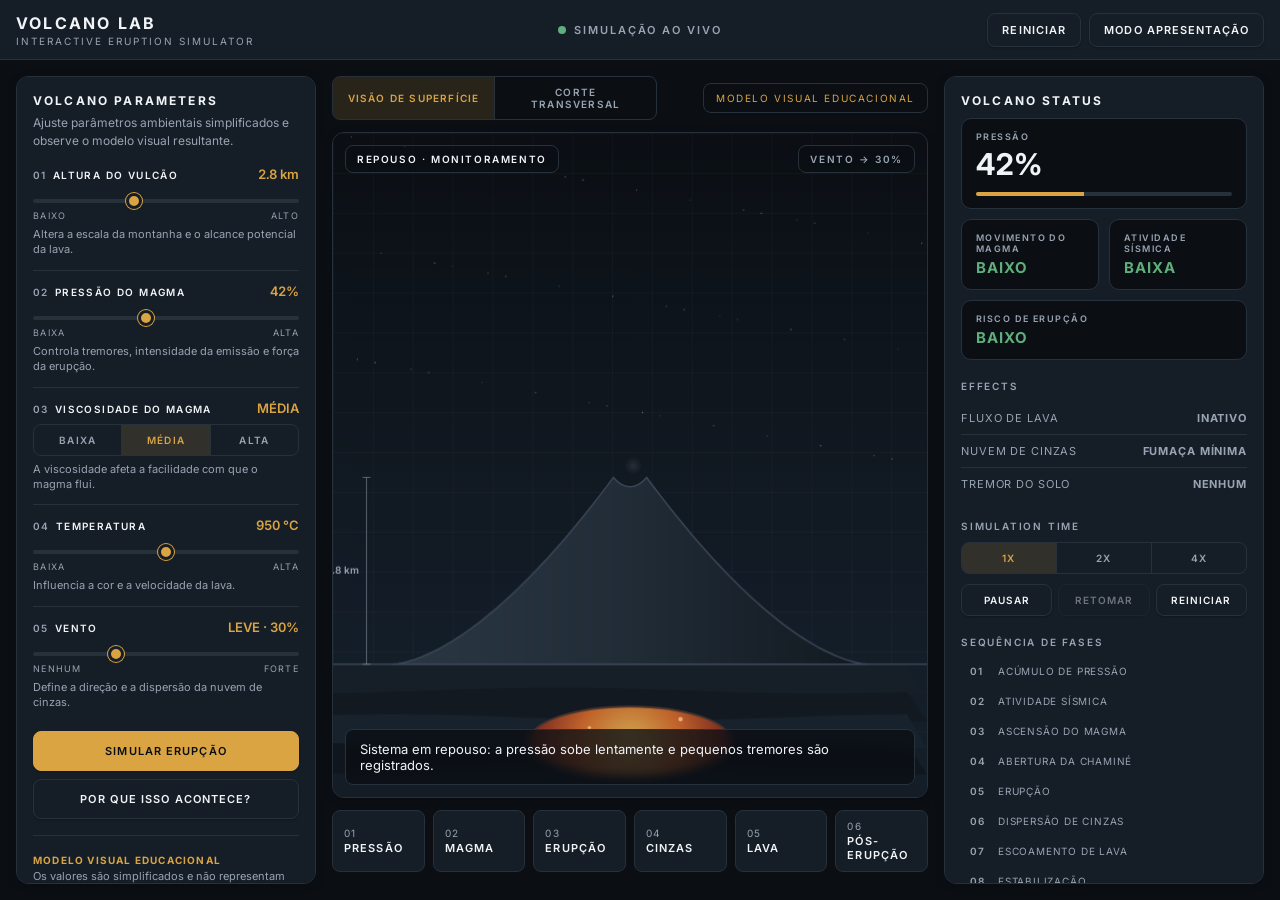
<file: vulcao/index.html>
<!doctype html>
<html lang="pt-BR">
<head>
<meta charset="utf-8">
<meta name="viewport" content="width=device-width, initial-scale=1">
<title>Volcano Lab</title>
<link rel="preconnect" href="https://fonts.googleapis.com">
<link href="https://fonts.googleapis.com/css2?family=Inter:wght@400;500;600;700&display=swap" rel="stylesheet">
<style>
:root{
  --bg:#0B0F14; --panel:#151D26; --border:#27313C; --text:#F1F4F7; --text2:#98A4B3;
  --accent:#D9A441; --danger:#D95C59; --success:#5FAE7B; --warning:#D58C45;
  --r:10px; --gap:16px;
}
*{box-sizing:border-box;margin:0;padding:0}
html,body{height:100%}
body{background:var(--bg);color:var(--text);font-family:Inter,system-ui,Segoe UI,sans-serif;font-size:13px;overflow:hidden}
button{font:inherit;color:inherit;cursor:pointer}
.app{height:100vh;display:grid;grid-template-rows:60px 1fr}

/* header */
.header{display:grid;grid-template-columns:1fr auto 1fr;align-items:center;padding:0 var(--gap);border-bottom:1px solid var(--border);background:var(--panel)}
.brand-title{font-weight:700;letter-spacing:.14em;font-size:16px}
.brand-sub{color:var(--text2);font-size:10px;letter-spacing:.2em;margin-top:2px}
.live{display:flex;align-items:center;gap:8px;font-size:11px;letter-spacing:.18em;font-weight:600;color:var(--text2)}
.dot{width:8px;height:8px;border-radius:50%;background:var(--success);box-shadow:0 0 0 0 rgba(95,174,123,.6);animation:pulse 2s infinite}
.dot.paused{background:var(--warning);animation:none}
@keyframes pulse{70%{box-shadow:0 0 0 7px rgba(95,174,123,0)}100%{box-shadow:0 0 0 0 rgba(95,174,123,0)}}
.header-actions{display:flex;gap:8px;justify-content:flex-end}

/* buttons */
.btn{background:transparent;border:1px solid var(--border);border-radius:8px;padding:9px 14px;font-size:11px;font-weight:600;letter-spacing:.1em;transition:.15s;box-shadow:0 1px 2px rgba(0,0,0,.25)}
.btn:hover:not(:disabled){border-color:var(--text2);background:rgba(255,255,255,.03)}
.btn:disabled{opacity:.4;cursor:not-allowed}
.btn.primary{background:var(--accent);border-color:var(--accent);color:#0B0F14}
.btn.primary:hover:not(:disabled){background:#e6b552;border-color:#e6b552}

/* layout */
.layout{display:grid;grid-template-columns:300px 1fr 320px;gap:var(--gap);padding:var(--gap);min-height:0}
.panel{background:var(--panel);border:1px solid var(--border);border-radius:12px;padding:var(--gap);overflow:auto;min-height:0;box-shadow:0 2px 8px rgba(0,0,0,.25)}
.panel-title{font-size:12px;letter-spacing:.18em;font-weight:700}
.panel-desc{color:var(--text2);font-size:12px;line-height:1.5;margin:6px 0 var(--gap)}
.sub{font-size:10px;letter-spacing:.18em;color:var(--text2);margin:20px 0 10px;font-weight:600}
.note{color:var(--text2);font-size:11px;line-height:1.5;margin-top:var(--gap);padding-top:var(--gap);border-top:1px solid var(--border)}
.note b{color:var(--accent);letter-spacing:.12em;font-size:10px}

/* params */
.param{padding:12px 0;border-top:1px solid var(--border)}
.param:first-child{border-top:0;padding-top:0}
.p-head{display:flex;justify-content:space-between;align-items:baseline;margin-bottom:8px}
.p-label{font-size:10px;letter-spacing:.14em;font-weight:600}
.p-label i{font-style:normal;color:var(--text2);margin-right:6px}
.p-val{font-size:13px;font-weight:600;color:var(--accent);font-variant-numeric:tabular-nums}
.p-ends{display:flex;justify-content:space-between;font-size:9px;letter-spacing:.14em;color:var(--text2);margin-top:4px}
.p-desc{font-size:11px;color:var(--text2);margin-top:6px;line-height:1.4}
input[type=range]{-webkit-appearance:none;appearance:none;width:100%;height:4px;border-radius:2px;background:var(--border);outline:0}
input[type=range]::-webkit-slider-thumb{-webkit-appearance:none;width:16px;height:16px;border-radius:50%;background:var(--accent);border:3px solid var(--panel);box-shadow:0 0 0 1px var(--accent);cursor:pointer}
input[type=range]::-moz-range-thumb{width:12px;height:12px;border-radius:50%;background:var(--accent);border:3px solid var(--panel);cursor:pointer}
input[type=range]:disabled{opacity:.4}
input[type=range]:disabled::-webkit-slider-thumb{cursor:not-allowed}
.actions{display:grid;gap:8px;margin-top:8px}
.actions .btn{padding:12px}

/* segmented */
.seg{display:inline-flex;border:1px solid var(--border);border-radius:8px;overflow:hidden}
.seg.full{display:flex}
.seg button{flex:1;background:transparent;border:0;padding:9px 14px;font-size:10px;letter-spacing:.12em;font-weight:600;color:var(--text2);border-right:1px solid var(--border)}
.seg button:last-child{border-right:0}
.seg button.on{background:rgba(217,164,65,.14);color:var(--accent)}
.seg button:disabled{opacity:.4;cursor:not-allowed}

/* center */
.center{display:grid;grid-template-rows:auto 1fr auto auto;gap:12px;min-width:0;min-height:0}
.toolbar{display:flex;justify-content:space-between;align-items:center}
.tag{font-size:10px;letter-spacing:.16em;color:var(--accent);border:1px solid var(--border);border-radius:8px;padding:8px 12px}
.stage{position:relative;background:var(--panel);border:1px solid var(--border);border-radius:12px;overflow:hidden;min-height:0;box-shadow:0 2px 8px rgba(0,0,0,.25)}
#cv{position:absolute;inset:0;width:100%;height:100%;display:block}
.hud{position:absolute;top:12px;font-size:10px;letter-spacing:.16em;font-weight:600;background:rgba(11,15,20,.7);border:1px solid var(--border);border-radius:8px;padding:7px 11px;color:var(--text2)}
.hud-tl{left:12px;color:var(--text)}
.hud-tr{right:12px}
.caption{position:absolute;left:12px;right:12px;bottom:12px;background:rgba(11,15,20,.78);border:1px solid var(--border);border-radius:8px;padding:11px 14px;font-size:13px;color:var(--text);backdrop-filter:blur(4px)}

/* timeline */
.timeline{display:grid;grid-template-columns:repeat(6,1fr);gap:8px}
.step{background:var(--panel);border:1px solid var(--border);border-radius:8px;padding:9px 11px;text-align:left;transition:.2s;position:relative;overflow:hidden}
.step:hover{border-color:var(--text2)}
.step .n{font-size:10px;color:var(--text2);letter-spacing:.14em}
.step .t{font-size:11px;font-weight:600;letter-spacing:.1em;margin-top:2px}
.step.on{border-color:var(--accent)}
.step.on .n{color:var(--accent)}
.step.done .t{color:var(--success)}
.step i{position:absolute;left:0;bottom:0;height:2px;background:var(--accent);width:0}
.pres-controls{display:none;gap:8px;justify-content:center}

/* status */
.card{background:var(--bg);border:1px solid var(--border);border-radius:10px;padding:12px 14px;margin-top:10px}
.grid2{display:grid;grid-template-columns:1fr 1fr;gap:10px}
.grid2 .card{margin-top:10px}
.k{font-size:9px;letter-spacing:.16em;color:var(--text2);font-weight:600}
.v{font-size:30px;font-weight:700;margin-top:4px;font-variant-numeric:tabular-nums}
.v.sm{font-size:15px;letter-spacing:.06em}
.bar{height:4px;background:var(--border);border-radius:2px;margin-top:10px;overflow:hidden}
.bar i{display:block;height:100%;width:42%;background:var(--accent)}
.t0{color:var(--success)}.t1{color:var(--warning)}.t2{color:var(--danger)}.tn{color:var(--text2)}
.rows .row{display:flex;justify-content:space-between;padding:9px 0;border-top:1px solid var(--border);font-size:11px;letter-spacing:.08em}
.rows .row:first-child{border-top:0}
.rows .row span{color:var(--text2)}
.trio{display:grid;grid-template-columns:repeat(3,1fr);gap:6px;margin-top:10px}
.trio .btn{padding:9px 4px;font-size:10px}
.phases{list-style:none;display:grid;gap:4px}
.phases li{display:flex;gap:10px;align-items:center;padding:6px 8px;border-radius:6px;font-size:10px;letter-spacing:.08em;color:var(--text2);border:1px solid transparent}
.phases li b{font-weight:600;width:18px;color:var(--text2)}
.phases li.on{border-color:var(--accent);color:var(--text);background:rgba(217,164,65,.08)}
.phases li.on b{color:var(--accent)}
.phases li.done{color:var(--success)}
.phases li.done b{color:var(--success)}

/* presentation */
body.pres .layout{grid-template-columns:1fr 280px}
body.pres #paramPanel,body.pres .adv,body.pres .toolbar .seg,body.pres .actions{display:none}
body.pres .pres-controls{display:flex}
body.pres .step{padding:12px 14px}
body.pres .caption{font-size:16px;padding:14px 18px}

/* modal */
.modal{position:fixed;inset:0;background:rgba(5,8,11,.78);display:flex;align-items:center;justify-content:center;z-index:10;padding:var(--gap)}
.modal[hidden]{display:none}
.modal-box{background:var(--panel);border:1px solid var(--border);border-radius:12px;max-width:880px;width:100%;max-height:88vh;overflow:auto;padding:22px;box-shadow:0 12px 40px rgba(0,0,0,.5)}
.modal-head{display:flex;justify-content:space-between;align-items:center;margin-bottom:4px}
.modal-head h2{font-size:14px;letter-spacing:.16em}
.edu{display:grid;grid-template-columns:repeat(2,1fr);gap:12px}
.edu-item{background:var(--bg);border:1px solid var(--border);border-radius:10px;padding:14px;display:grid;gap:8px}
.edu-item h4{font-size:11px;letter-spacing:.16em;color:var(--accent)}
.edu-item p{color:var(--text2);font-size:12px;line-height:1.55}
.edu-item svg{width:100%;height:34px}
.edu-item .vi{font-size:9px;letter-spacing:.16em;color:var(--text2)}

@media (max-width:1100px){
  body{overflow:auto}.app{height:auto;min-height:100vh}
  .layout,body.pres .layout{grid-template-columns:1fr}
  .stage{height:62vh}.edu{grid-template-columns:1fr}.timeline{grid-template-columns:repeat(3,1fr)}
}

</style>
</head>
<body>
<div class="app" id="app">

  <!-- HEADER -->
  <header class="header">
    <div class="brand">
      <div class="brand-title">VOLCANO LAB</div>
      <div class="brand-sub">INTERACTIVE ERUPTION SIMULATOR</div>
    </div>
    <div class="live"><span class="dot" id="liveDot"></span><span id="liveText">SIMULAÇÃO AO VIVO</span></div>
    <div class="header-actions">
      <button class="btn" id="btnReset">REINICIAR</button>
      <button class="btn" id="btnPresent">MODO APRESENTAÇÃO</button>
    </div>
  </header>

  <main class="layout">

    <!-- PARAMETER PANEL -->
    <aside class="panel" id="paramPanel">
      <h2 class="panel-title">VOLCANO PARAMETERS</h2>
      <p class="panel-desc">Ajuste parâmetros ambientais simplificados e observe o modelo visual resultante.</p>
      <div id="params"></div>
      <div class="actions">
        <button class="btn primary" id="btnSimulate">SIMULAR ERUPÇÃO</button>
        <button class="btn" id="btnWhy">POR QUE ISSO ACONTECE?</button>
      </div>
      <p class="note"><b>MODELO VISUAL EDUCACIONAL</b><br>Os valores são simplificados e não representam medições ou previsões geofísicas reais.</p>
    </aside>

    <!-- CENTER -->
    <section class="center">
      <div class="toolbar">
        <div class="seg" id="viewSeg">
          <button data-view="0" class="on">VISÃO DE SUPERFÍCIE</button>
          <button data-view="1">CORTE TRANSVERSAL</button>
        </div>
        <span class="tag">MODELO VISUAL EDUCACIONAL</span>
      </div>
      <div class="stage">
        <canvas id="cv"></canvas>
        <div class="hud hud-tl"><span id="hudPhase">REPOUSO</span></div>
        <div class="hud hud-tr"><span id="hudWind"></span></div>
        <div class="caption" id="caption"></div>
      </div>
      <div class="timeline" id="timeline"></div>
      <div class="pres-controls pres-only">
        <button class="btn primary" id="pPlay">▶ PLAY</button>
        <button class="btn" id="pNext">PRÓXIMA ETAPA ›</button>
        <button class="btn" id="pView">VER CORTE TRANSVERSAL</button>
      </div>
    </section>

    <!-- STATUS PANEL -->
    <aside class="panel" id="statusPanel">
      <h2 class="panel-title">VOLCANO STATUS</h2>
      <div class="card big">
        <div class="k">PRESSÃO</div>
        <div class="v" id="stPressure">42%</div>
        <div class="bar"><i id="stBar"></i></div>
      </div>
      <div class="grid2">
        <div class="card"><div class="k" id="kMagma">MOVIMENTO DO MAGMA</div><div class="v sm" id="stMagma">—</div></div>
        <div class="card"><div class="k">ATIVIDADE SÍSMICA</div><div class="v sm" id="stSeis">—</div></div>
      </div>
      <div class="card"><div class="k" id="kEruption">RISCO DE ERUPÇÃO</div><div class="v sm" id="stEruption">—</div></div>

      <div class="adv">
        <h3 class="sub">EFFECTS</h3>
        <div class="rows">
          <div class="row"><span>FLUXO DE LAVA</span><b id="efLava">—</b></div>
          <div class="row"><span>NUVEM DE CINZAS</span><b id="efAsh">—</b></div>
          <div class="row"><span>TREMOR DO SOLO</span><b id="efShake">—</b></div>
        </div>

        <h3 class="sub">SIMULATION TIME</h3>
        <div class="seg full" id="speedSeg">
          <button data-s="1" class="on">1X</button><button data-s="2">2X</button><button data-s="4">4X</button>
        </div>
        <div class="trio">
          <button class="btn" id="btnPause">PAUSAR</button>
          <button class="btn" id="btnResume">RETOMAR</button>
          <button class="btn" id="btnReset2">REINICIAR</button>
        </div>

        <h3 class="sub">SEQUÊNCIA DE FASES</h3>
        <ol class="phases" id="phaseList"></ol>
      </div>
    </aside>
  </main>
</div>

<!-- MODAL -->
<div class="modal" id="modal" hidden>
  <div class="modal-box" role="dialog" aria-modal="true" aria-labelledby="mTitle">
    <div class="modal-head">
      <h2 id="mTitle">POR QUE ISSO ACONTECE?</h2>
      <button class="btn" id="mClose">FECHAR</button>
    </div>
    <p class="panel-desc">Explicações simples para cada elemento do modelo visual.</p>
    <div class="edu" id="eduList"></div>
  </div>
</div>

<script>
'use strict';
/* =====================================================================
   VOLCANO LAB — modelo visual educacional (não é um modelo geofísico)
   Camadas:  Engine (estado/lógica)  →  Renderer (canvas)  →  UI (DOM)
   ===================================================================== */

const $ = (s, r = document) => r.querySelector(s);
const $$ = (s, r = document) => [...r.querySelectorAll(s)];
const clamp = (v, a, b) => Math.min(b, Math.max(a, v));
const lerp = (a, b, t) => a + (b - a) * t;
const easeIO = t => (t < .5 ? 2 * t * t : 1 - Math.pow(-2 * t + 2, 2) / 2);
const easeOut = t => 1 - Math.pow(1 - t, 3);
const smooth = (a, b, x) => { const t = clamp((x - a) / (b - a), 0, 1); return t * t * (3 - 2 * t); };
const mix3 = (c1, c2, t) => c1.map((v, i) => Math.round(lerp(v, c2[i], t)));

/* ---------------------------------------------------------------------
   ENGINE — sem nenhum acesso a DOM ou canvas
   --------------------------------------------------------------------- */
const DEFAULTS = { height: 37, pressure: 42, visc: 1, temp: 50, wind: 30 };
const VISC = [0, 0.5, 1];

const PHASES = [
  { n: 'PRESSURE BUILDUP', pt: 'ACÚMULO DE PRESSÃO', d: 3, cap: 'A pressão aumenta sob o sistema vulcânico.' },
  { n: 'SEISMIC ACTIVITY', pt: 'ATIVIDADE SÍSMICA', d: 3, cap: 'O movimento do magma e dos gases causa pequenos tremores.' },
  { n: 'MAGMA ASCENT', pt: 'ASCENSÃO DO MAGMA', d: 3, cap: 'O magma começa a subir pela chaminé em direção à superfície.' },
  { n: 'VENT OPENING', pt: 'ABERTURA DA CHAMINÉ', d: 2, cap: 'A pressão vence a resistência da rocha e a saída se abre.' },
  { n: 'ERUPTION', pt: 'ERUPÇÃO', d: 4, cap: 'Gases, cinzas e material incandescente saem pela cratera.' },
  { n: 'ASH DISPERSION', pt: 'DISPERSÃO DE CINZAS', d: 5, cap: 'O vento arrasta a nuvem de cinzas e a espalha pela atmosfera.' },
  { n: 'LAVA FLOW', pt: 'ESCOAMENTO DE LAVA', d: 6, cap: 'A lava desce a encosta; quanto mais viscosa, mais lenta e espessa.' },
  { n: 'STABILIZATION', pt: 'ESTABILIZAÇÃO', d: 4, cap: 'A pressão cai, a lava esfria e o vulcão volta ao repouso.' },
];
const START = []; let _acc = 0;
PHASES.forEach(p => { START.push(_acc); _acc += p.d; });
const TOTAL = _acc;
const LAVA_START = START[4] + 2;

const STEPS = [
  { t: 'PRESSÃO', ph: 0, cap: 'A pressão se acumula sob o sistema vulcânico.' },
  { t: 'MAGMA', ph: 2, cap: 'O magma começa a se mover em direção à superfície.' },
  { t: 'ERUPÇÃO', ph: 4, cap: 'A pressão rompe a saída e o material é expelido pela cratera.' },
  { t: 'CINZAS', ph: 5, cap: 'O vento carrega as cinzas e define a direção da nuvem.' },
  { t: 'LAVA', ph: 6, cap: 'A lava escorre pela encosta e se divide em pequenos fluxos.' },
  { t: 'PÓS-ERUPÇÃO', ph: 7, cap: 'O sistema esfria e a atividade diminui gradualmente.' },
];
const stepOfPhase = ph => (ph < 2 ? 0 : ph < 4 ? 1 : ph === 4 ? 2 : ph === 5 ? 3 : ph === 6 ? 4 : 5);

const Engine = {
  params: { ...DEFAULTS },
  T: 0,            // relógio do mundo (avança em 1x/2x/4x, congela na pausa)
  sim: 0,          // tempo da sequência de erupção
  mode: 'idle',    // idle | running | done
  paused: false,
  speed: 1,
  parts: [],
  acc: { a: 0, s: 0, e: 0, m: 0 },
  burst: false,

  derived() {
    const p = this.params;
    return { hn: p.height / 100, E: 0.25 + 0.75 * p.pressure / 100, visc: VISC[p.visc], tN: p.temp / 100, wN: p.wind / 100 };
  },

  reset() {
    this.params = { ...DEFAULTS };
    this.T = 0; this.sim = 0; this.mode = 'idle'; this.paused = false; this.speed = 1;
    this.parts.length = 0; this.acc = { a: 0, s: 0, e: 0, m: 0 }; this.burst = false;
  },

  start() { this.seek(0); },

  seek(ph) {
    this.mode = 'running'; this.paused = false;
    this.sim = START[ph];
    this.parts.length = 0; this.acc = { a: 0, s: 0, e: 0, m: 0 }; this.burst = false;
    for (let t = Math.max(0, this.sim - 5); t < this.sim; t += 0.1) this.updateParticles(this.sample(t), 0.1);
  },

  /** Estado derivado de forma determinística a partir do tempo da sequência. */
  sample(sim = this.sim) {
    const d = this.derived(), p = this.params;
    if (this.mode === 'idle') {
      const lp = Math.min(100, p.pressure + 4 * (0.5 - 0.5 * Math.cos(this.T * 2 * Math.PI / 80)));
      const c = this.T % 7;
      return { ph: -1, u: 0, pr: lp / 100, lp, m: 0.04 + 0.02 * Math.sin(this.T * 0.8), vent: 0, inten: 0,
        shake: c < 1 ? 0.12 * Math.sin(Math.PI * c) : 0, lavaT: 0, cool: 0 };
    }
    sim = clamp(sim, 0, TOTAL);
    let ph = 0; for (let i = 0; i < START.length; i++) if (sim >= START[i]) ph = i;
    const u = clamp((sim - START[ph]) / PHASES[ph].d, 0, 1), e = easeIO(u);
    const pr = [0.6 * e, 0.6 + 0.25 * u, 0.85 + 0.15 * e, 1, 1 - 0.3 * u, 0.7 - 0.2 * u, 0.5 - 0.1 * u, 0.4 - 0.15 * e][ph];
    const m = [0.04, 0.04, 0.04 + 0.96 * e, 1, 1, 1, 1, 1 - 0.3 * e][ph];
    const vent = [0, 0, 0, e, 1, 1, 1, 1][ph];
    const inten = [0, 0, 0, 0.12 * u, 0.12 + 0.88 * easeOut(u), 1, 1 - 0.4 * u, 0.6 * (1 - e)][ph];
    const sh = [0.1, 0.1 + 0.4 * u, 0.5 + 0.2 * u, 0.7 + 0.3 * u, 1 - 0.2 * u, 0.8 - 0.2 * u, 0.6 - 0.25 * u, 0.35 * (1 - u)][ph];
    return { ph, u, pr, lp: p.pressure * pr, m, vent, inten, shake: sh * (0.4 + 0.6 * d.E),
      lavaT: Math.max(0, sim - LAVA_START), cool: ph === 7 ? e : 0 };
  },

  step(dt) {
    if (this.paused) return;
    const sdt = dt * this.speed;
    this.T += sdt;
    let ended = false;
    if (this.mode === 'running') {
      this.sim += sdt;
      if (this.sim >= TOTAL) { this.sim = TOTAL; this.mode = 'done'; ended = true; }
    }
    this.updateParticles(this.mode === 'done' ? { ...this.sample(), ph: 7, inten: 0, vent: 1 } : this.sample(), sdt);
    return ended;
  },

  /** Partículas em coordenadas normalizadas (unidade = altura do canvas), relativas à cratera. */
  updateParticles(s, dt) {
    const d = this.derived(), E = d.E, wind = d.wN * 0.2, A = this.acc, P = this.parts, CAP = 240;
    const ashRate = s.ph >= 4 ? s.inten * (s.ph === 6 ? 0.55 : 1) * (14 + 20 * E) : 0;
    const smokeRate = s.ph < 0 || s.ph < 3 ? 1.8 : 3 + 8 * s.vent;
    const embRate = s.ph === 4 || s.ph === 5 ? s.inten * (5 + 9 * E) : 0;
    // ejeção de magma: velocidade inicial = f(pressão, temperatura, altura); alcance = v0² / 2g
    const pN = this.params.pressure / 100;
    const v0 = (0.3 + 0.5 * pN) * (0.8 + 0.4 * d.tN) * (0.9 + 0.2 * d.hn), G = 0.8;
    const mRate = s.ph === 4 ? s.inten * (10 + 30 * pN) : s.ph === 5 ? s.inten * (4 + 10 * pN) * 0.5 : 0;
    A.m = (A.m || 0) + mRate * dt;
    const spawnM = f => { if (P.length < CAP + 60) P.push({ t: 'm', x: (Math.random() - .5) * 0.014, y: 0, vx: (Math.random() - .5) * (0.1 + 0.25 * (1 - d.visc * 0.5)) + wind * 0.15, vy: -v0 * f * (0.55 + 0.45 * Math.random()), age: 0, life: 6, s0: (0.005 + 0.007 * Math.random()) * (0.7 + 0.6 * E) * (0.8 + 0.6 * d.visc), g: 0, k: 1, sd: Math.random() }); };
    if (s.ph === 4 && !this.burst) { this.burst = true; const n = Math.round(22 + 40 * E); for (let i = 0; i < n; i++) spawnM(1.15); }
    while (A.m >= 1) { A.m--; spawnM(1); }
    A.a += ashRate * dt; A.s += smokeRate * dt; A.e += embRate * dt;
    const R = Math.random;
    while (A.a >= 1) { A.a--; if (P.length < CAP) P.push({ t: 'a', x: (R() - .5) * 0.02, y: 0, vx: (R() - .5) * 0.05, vy: -(0.1 + 0.16 * E * (0.5 + R() * 0.5)), age: 0, life: 6 + R() * 4, s0: 0.016, g: 0.04 + R() * 0.03, k: 0.6 + R() * 0.6, sd: R() * 6 }); }
    while (A.s >= 1) { A.s--; if (P.length < CAP) P.push({ t: 's', x: (R() - .5) * 0.015, y: 0, vx: 0, vy: -0.03 - R() * 0.02, age: 0, life: 5 + R() * 2, s0: 0.008, g: 0.012, k: 0.5 + R() * 0.5, sd: R() * 6 }); }
    while (A.e >= 1) { A.e--; if (P.length < CAP) P.push({ t: 'e', x: (R() - .5) * 0.015, y: 0, vx: (R() - .5) * 0.16 + wind * 0.25, vy: -(0.16 + R() * 0.24) * (0.6 + 0.4 * E), age: 0, life: 1.4 + R() * 0.6, s0: 0.0035, g: 0, k: 1, sd: 0 }); }
    for (let i = P.length - 1; i >= 0; i--) {
      const p = P[i]; p.age += dt;
      if (p.age > p.life) { P.splice(i, 1); continue; }
      if (p.t === 'm') {
        p.vy += G * dt; p.x += p.vx * dt; p.y += p.vy * dt;
        if (p.vy > 0 && p.y > 0.02 + Math.abs(p.x) * 0.8) P.splice(i, 1);
        continue;
      }
      if (p.t === 'e') { p.vy += 0.38 * dt; }
      else {
        p.vy *= 1 - 0.28 * dt;
        const tv = wind * Math.min(1, p.age * 0.5) * p.k;
        p.vx += (tv - p.vx) * Math.min(1, 1.4 * dt);
        p.x += Math.sin(p.age * 1.7 + p.sd) * 0.006 * dt;
      }
      p.x += p.vx * dt; p.y += p.vy * dt;
    }
  },
};

/* ---------------------------------------------------------------------
   RENDERER — somente desenho; lê o estado do Engine
   --------------------------------------------------------------------- */
const Renderer = {
  cv: null, ctx: null, W: 0, H: 0, dpr: 1, v: 0, target: 0, sprites: {}, stars: [],

  init(cv) {
    this.cv = cv; this.ctx = cv.getContext('2d');
    const mk = (r, g, b) => {
      const c = document.createElement('canvas'); c.width = c.height = 64;
      const x = c.getContext('2d'), gr = x.createRadialGradient(32, 32, 0, 32, 32, 32);
      gr.addColorStop(0, `rgba(${r},${g},${b},1)`); gr.addColorStop(.55, `rgba(${r},${g},${b},.45)`); gr.addColorStop(1, `rgba(${r},${g},${b},0)`);
      x.fillStyle = gr; x.fillRect(0, 0, 64, 64); return c;
    };
    this.sprites = { ash: mk(142, 151, 163), smoke: mk(176, 184, 194), glow: mk(255, 150, 60) };
    for (let i = 0; i < 45; i++) this.stars.push([(i * 97.13 % 1), (i * 53.71 % 1) * 0.5, 0.15 + (i % 5) * 0.06]);
    new ResizeObserver(() => this.resize()).observe(cv.parentElement);
    this.resize();
  },

  resize() {
    const r = this.cv.parentElement.getBoundingClientRect();
    this.dpr = Math.min(2, window.devicePixelRatio || 1);
    this.W = Math.max(200, r.width); this.H = Math.max(200, r.height);
    this.cv.width = this.W * this.dpr; this.cv.height = this.H * this.dpr;
  },

  geo() {
    const { W, H, v } = this, d = Engine.derived();
    const rc = 0.07, bw = Math.min(W * 0.4, H * 0.78), gy = H * (0.80 - 0.20 * v), hpx = H * (0.20 + 0.22 * d.hn);
    return { W, H, v, d, rc, bw, gy, hpx, cw: bw * rc, cx: W / 2, dip: hpx * 0.05, ug: H - gy };
  },
  prof(g, r) { return g.gy - g.hpx * Math.pow((1 - Math.min(r, 1)) / (1 - g.rc), 1.6); },

  conePath(g) {
    const c = this.ctx, N = 40;
    c.beginPath(); c.moveTo(g.cx - g.bw, g.gy);
    for (let i = N; i >= 0; i--) { const r = g.rc + (1 - g.rc) * i / N; c.lineTo(g.cx - r * g.bw, this.prof(g, r)); }
    c.quadraticCurveTo(g.cx, g.gy - g.hpx + g.dip * 2, g.cx + g.cw, g.gy - g.hpx);
    for (let i = 0; i <= N; i++) { const r = g.rc + (1 - g.rc) * i / N; c.lineTo(g.cx + r * g.bw, this.prof(g, r)); }
    c.lineTo(g.cx + g.bw, g.gy); c.closePath();
  },

  frame(rdt) {
    this.v += (this.target - this.v) * Math.min(1, rdt * 5);
    if (Math.abs(this.target - this.v) < 0.002) this.v = this.target;
    const c = this.ctx, { W, H, dpr } = this;
    c.setTransform(dpr, 0, 0, dpr, 0, 0);
    const s = Engine.sample(), g = this.geo(), T = Engine.T, v = this.v;

    // céu + grade
    const sky = c.createLinearGradient(0, 0, 0, g.gy); sky.addColorStop(0, '#0B0F14'); sky.addColorStop(1, '#141e29');
    c.fillStyle = sky; c.fillRect(0, 0, W, H);
    c.fillStyle = '#F1F4F7';
    this.stars.forEach(st => { c.globalAlpha = st[2] * (1 - v * 0.3); c.fillRect(st[0] * W, st[1] * H, 1.2, 1.2); });
    c.globalAlpha = 1; c.strokeStyle = 'rgba(152,164,179,.045)'; c.lineWidth = 1; c.beginPath();
    for (let x = 0; x < W; x += 40) { c.moveTo(x + .5, 0); c.lineTo(x + .5, H); }
    for (let y = 0; y < H; y += 40) { c.moveTo(0, y + .5); c.lineTo(W, y + .5); }
    c.stroke();

    // tremor discreto (apenas a cena do vulcão)
    const sh = s.shake, ox = Math.sin(T * 47) * sh * 1.3, oy = Math.sin(T * 61 + 1) * sh * 0.9;
    c.save(); c.translate(ox, oy);

    this.drawUnderground(g, s, T);
    this.drawCone(g, s, T);
    this.drawLava(g, s, T);
    this.drawCraterGlow(g, s, T);
    c.restore();

    this.drawParticles(g, s);
    this.drawOverlays(g, s);
  },

  chamber(g, s, T) {
    const cy = g.gy + g.ug * 0.58, breathe = 1 + 0.02 * s.pr * Math.sin(T * 2);
    return { cy, rx: g.bw * 0.42 * breathe, ry: g.ug * 0.26 * breathe };
  },

  drawUnderground(g, s, T) {
    const c = this.ctx, { W, H, gy } = g;
    const cols = ['#161e27', '#121920', '#18222c', '#10161d', '#141c25'];
    for (let i = 0; i < 5; i++) {
      const y0 = gy + g.ug * i / 5, y1 = gy + g.ug * (i + 1) / 5;
      c.fillStyle = cols[i]; c.beginPath(); c.moveTo(0, y0);
      for (let x = 0; x <= W; x += 24) c.lineTo(x, y0 + (i ? Math.sin(x * 0.012 + i * 2) * 3 : 0));
      c.lineTo(W, y1 + 4); c.lineTo(0, y1 + 4); c.closePath(); c.fill();
    }
    c.fillStyle = cols[4]; c.fillRect(0, H - 4, W, 4);
    c.strokeStyle = '#3a4757'; c.lineWidth = 1.5; c.beginPath(); c.moveTo(0, gy); c.lineTo(W, gy); c.stroke();

    // câmara magmática
    const ch = this.chamber(g, s, T), cx = g.cx, glow = 0.7 + 0.3 * s.pr * (0.5 + 0.5 * Math.sin(T * 2.4));
    const gr = c.createRadialGradient(cx, ch.cy, 0, cx, ch.cy, ch.rx);
    gr.addColorStop(0, 'rgba(255,200,90,1)'); gr.addColorStop(.5, 'rgba(236,116,44,1)'); gr.addColorStop(1, 'rgba(140,38,30,1)');
    c.save(); c.globalAlpha = glow;
    c.beginPath(); c.ellipse(cx, ch.cy, ch.rx, ch.ry, 0, 0, Math.PI * 2); c.fillStyle = gr; c.fill();
    c.restore();
    c.strokeStyle = '#4a3530'; c.lineWidth = 2; c.beginPath(); c.ellipse(cx, ch.cy, ch.rx, ch.ry, 0, 0, Math.PI * 2); c.stroke();
    c.fillStyle = 'rgba(255,225,160,.65)';
    for (let i = 0; i < 10; i++) {
      const ph = (i * 0.173 + T * (0.04 + 0.1 * s.pr)) % 1;
      c.beginPath(); c.arc(cx + Math.sin(i * 7.7) * ch.rx * 0.7, ch.cy + ch.ry * 0.7 - ph * ch.ry * 1.4, 1 + (i % 3) * 0.6, 0, 7); c.fill();
    }
  },

  drawCone(g, s, T) {
    const c = this.ctx, { cx, bw, gy, hpx, v } = g;
    const gr = c.createLinearGradient(cx - bw, 0, cx + bw, 0);
    gr.addColorStop(0, '#2b3743'); gr.addColorStop(.5, '#212c37'); gr.addColorStop(1, '#121920');
    this.conePath(g); c.fillStyle = gr; c.fill();

    c.save(); this.conePath(g); c.clip();
    // sulcos de erosão
    c.strokeStyle = 'rgba(255,255,255,.05)'; c.lineWidth = 1;
    [-.62, -.34, .28, .56].forEach((f, k) => {
      c.beginPath(); const side = Math.sign(f), r0 = Math.abs(f);
      for (let i = 0; i <= 12; i++) { const r = g.rc + (r0 - g.rc) * i / 12 + (1 - r0) * 0; c.lineTo(cx + side * (r * bw + i * 0.6), this.prof(g, r) + k * 0.5); }
      c.stroke();
    });
    // estratos internos (corte)
    if (v > 0.01) {
      c.globalAlpha = 0.16 * v; c.strokeStyle = '#98A4B3';
      for (let k = 1; k < 7; k++) {
        c.beginPath();
        for (let i = 0; i <= 30; i++) { const r = g.rc + (1 - g.rc) * i / 30; c.lineTo(cx - r * bw, this.prof(g, r) + k * hpx * 0.14); }
        c.moveTo(cx + g.cw, 0);
        c.stroke(); c.beginPath();
        for (let i = 0; i <= 30; i++) { const r = g.rc + (1 - g.rc) * i / 30; c.lineTo(cx + r * bw, this.prof(g, r) + k * hpx * 0.14); }
        c.stroke();
      }
      c.globalAlpha = 1;
    }
    c.restore();
    this.conePath(g); c.strokeStyle = '#3a4757'; c.lineWidth = 1.5; c.stroke();

    // chaminé + magma ascendente
    if (v > 0.01) {
      const ch = this.chamber(g, s, T), floor = gy - hpx + g.dip, bot = ch.cy - ch.ry * 0.8;
      const cd = g.cw * 0.55 * (1 + 0.35 * s.vent), cdb = cd * 1.9;
      const path = () => { c.beginPath(); c.moveTo(g.cx - cdb, bot); c.lineTo(g.cx - cd, floor); c.lineTo(g.cx + cd, floor); c.lineTo(g.cx + cdb, bot); c.closePath(); };
      c.save(); c.globalAlpha = v; path(); c.fillStyle = '#0a0e13'; c.fill(); c.strokeStyle = '#33404e'; c.lineWidth = 1; c.stroke();
      c.clip();
      const yTop = bot - s.m * (bot - floor);
      const mg = c.createLinearGradient(0, yTop, 0, bot);
      mg.addColorStop(0, 'rgba(255,214,120,1)'); mg.addColorStop(.35, 'rgba(240,120,45,1)'); mg.addColorStop(1, 'rgba(160,44,32,1)');
      c.fillStyle = mg; c.fillRect(g.cx - cdb, yTop, cdb * 2, bot - yTop + 2);
      // bolhas: movimento vertical contínuo
      c.fillStyle = 'rgba(255,235,180,.75)';
      const spd = 0.08 + 0.3 * s.pr;
      for (let i = 0; i < 16; i++) {
        const ph = (i * 0.137 + T * spd) % 1, y = bot - ph * (bot - yTop);
        if (y < yTop + 2) continue;
        c.beginPath(); c.arc(g.cx + Math.sin(i * 12.9 + T * 1.3) * cd * 0.55, y, 0.9 + (i % 3) * 0.7, 0, 7); c.fill();
      }
      c.restore();
    }
  },

  lavaColor(d, cool, a = 1) {
    const base = mix3([150, 45, 35], [255, 170, 60], d.tN), col = mix3(base, [58, 40, 38], cool * 0.88);
    return col;
  },

  drawLava(g, s, T) {
    if (s.lavaT <= 0) return;
    const c = this.ctx, d = g.d, E = d.E;
    const reach = clamp((0.45 + 0.35 * d.tN + 0.25 * (1 - d.visc)) * (0.7 + 0.3 * d.hn) * (0.6 + 0.4 * E), 0.2, 1);
    const k = (0.25 + 0.5 * d.tN) * (1.2 - 0.9 * d.visc);
    const front = reach * (1 - Math.exp(-k * s.lavaT));
    const wBase = (g.W / 900) * (3 + 3.5 * d.visc + 2 * E);
    const flows = [
      { side: 1, s0: 0, f: 1, w: 1, off: 0 }, { side: -1, s0: 0, f: 0.8, w: 0.85, off: 0 },
      { side: 1, s0: 0.22, f: 0.72, w: 0.6, off: 0.05 }, { side: 1, s0: 0.45, f: 0.55, w: 0.5, off: 0.1 },
      { side: -1, s0: 0.3, f: 0.62, w: 0.5, off: 0.07 },
    ];
    const col = this.lavaColor(d, s.cool);
    const dark = col.map(v => Math.round(v * 0.5)), core = mix3(col, [255, 230, 160], 0.35 * (1 - s.cool));
    c.lineCap = 'round'; c.lineJoin = 'round';
    flows.forEach((fl, idx) => {
      const end = front * fl.f; if (end <= fl.s0 + 0.01) return;
      const n = 18, pts = [];
      for (let i = 0; i <= n; i++) {
        const sp = fl.s0 + (end - fl.s0) * i / n, r = g.rc + sp * (1 - g.rc);
        let y = this.prof(g, r) + fl.off * g.hpx * Math.min(1, (sp - fl.s0) * 2) + Math.sin(sp * 9 + idx) * g.hpx * 0.004;
        pts.push([g.cx + fl.side * r * g.bw, Math.min(y, g.gy - 1)]);
      }
      [[dark, 1.5, 0], [core, 0.6, 1]].forEach(([cc, wm, inner]) => {
        for (let i = 1; i <= n; i++) {
          const w = wBase * fl.w * wm * (0.55 + 0.45 * (1 - i / n) + (i === n ? 0.35 * d.visc : 0));
          c.strokeStyle = `rgb(${cc[0]},${cc[1]},${cc[2]})`; c.lineWidth = Math.max(1, w);
          c.beginPath(); c.moveTo(pts[i - 1][0], pts[i - 1][1]); c.lineTo(pts[i][0], pts[i][1]); c.stroke();
        }
      });
      if (s.cool < 0.9) {
        const hd = pts[n], gl = c.createRadialGradient(hd[0], hd[1], 0, hd[0], hd[1], wBase * 3);
        gl.addColorStop(0, `rgba(255,170,70,${0.5 * (1 - s.cool)})`); gl.addColorStop(1, 'rgba(255,170,70,0)');
        c.fillStyle = gl; c.fillRect(hd[0] - wBase * 3, hd[1] - wBase * 3, wBase * 6, wBase * 6);
      }
    });
  },

  drawCraterGlow(g, s, T) {
    const c = this.ctx, y = g.gy - g.hpx + g.dip * 0.7;
    const a = smooth(0.85, 1, s.m) * 0.9 * (s.ph === 7 ? 1 - s.cool * 0.8 : 1);
    if (a > 0.01) {
      c.fillStyle = `rgba(245,140,50,${a})`; c.beginPath(); c.ellipse(g.cx, y, g.cw * 0.95, g.dip * 0.75, 0, 0, 7); c.fill();
    }
    const gl = (0.15 * s.vent + 0.5 * s.inten) * (0.85 + 0.15 * Math.sin(T * 9));
    if (gl > 0.02) {
      const r = g.cw * 6, gr = c.createRadialGradient(g.cx, y, 0, g.cx, y, r);
      gr.addColorStop(0, `rgba(255,150,60,${gl})`); gr.addColorStop(1, 'rgba(255,150,60,0)');
      c.fillStyle = gr; c.fillRect(g.cx - r, y - r, r * 2, r * 2);
    }
  },

  drawParticles(g, s) {
    const c = this.ctx, H = g.H, ox = g.cx, oy = g.gy - g.hpx;
    for (const p of Engine.parts) {
      const x = ox + p.x * H, y = oy + p.y * H, r = (p.s0 + p.age * p.g) * H;
      if (p.t === 'm') {
        const cl = clamp(p.age / 3, 0, 1), col = mix3(mix3([150, 45, 35], [255, 200, 90], g.d.tN), [70, 40, 36], cl), rr = Math.max(1.8, r);
        c.globalCompositeOperation = 'lighter'; c.globalAlpha = 0.35 * (1 - cl);
        c.drawImage(this.sprites.glow, x - rr * 3, y - rr * 3, rr * 6, rr * 6);
        c.globalCompositeOperation = 'source-over'; c.globalAlpha = 1;
        c.fillStyle = `rgb(${col[0]},${col[1]},${col[2]})`; c.beginPath(); c.arc(x, y, rr, 0, 7); c.fill();
        continue;
      }
      if (p.t === 'e') {
        c.globalCompositeOperation = 'lighter'; c.globalAlpha = clamp(1 - p.age / p.life, 0, 1);
        c.fillStyle = '#ffb04a'; c.beginPath(); c.arc(x, y, Math.max(1, r * H / H * 1), 0, 7); c.fill();
        c.globalCompositeOperation = 'source-over';
        continue;
      }
      const base = p.t === 'a' ? 0.5 : 0.18;
      c.globalAlpha = Math.min(1, p.age / 0.6) * Math.pow(1 - p.age / p.life, 1.3) * base;
      c.drawImage(p.t === 'a' ? this.sprites.ash : this.sprites.smoke, x - r, y - r, r * 2, r * 2);
      if (p.t === 'a' && p.age < 1.4) {
        c.globalAlpha = (1 - p.age / 1.4) * 0.35; c.globalCompositeOperation = 'lighter';
        c.drawImage(this.sprites.glow, x - r, y - r, r * 2, r * 2); c.globalCompositeOperation = 'source-over';
      }
    }
    c.globalAlpha = 1;
  },

  drawOverlays(g, s) {
    const c = this.ctx, v = this.v;
    // escala de altura
    const sx = g.cx - g.bw - 26, top = g.gy - g.hpx, km = (1.5 + Engine.params.height / 100 * 3.5).toFixed(1);
    c.strokeStyle = 'rgba(152,164,179,.55)'; c.fillStyle = '#98A4B3'; c.lineWidth = 1;
    c.beginPath(); c.moveTo(sx, g.gy); c.lineTo(sx, top); c.moveTo(sx - 4, g.gy); c.lineTo(sx + 4, g.gy); c.moveTo(sx - 4, top); c.lineTo(sx + 4, top); c.stroke();
    c.font = '600 10px Inter, sans-serif'; c.textAlign = 'right'; c.fillText(km + ' km', sx - 8, (g.gy + top) / 2 + 3);

    if (v < 0.5) return;
    const a = smooth(0.5, 1, v); c.globalAlpha = a;
    c.font = '600 10px Inter, sans-serif'; c.letterSpacing = '1.5px'; c.textAlign = 'left';
    const ch = this.chamber(g, s, Engine.T), craterY = g.gy - g.hpx;
    const tag = (txt, x, y, x2, y2) => {
      c.strokeStyle = 'rgba(152,164,179,.5)'; c.beginPath(); c.moveTo(x, y); c.lineTo(x2, y2); c.stroke();
      c.fillStyle = '#F1F4F7'; c.fillText(txt, x2 + 6, y2 + 3);
    };
    tag('CRATERA', g.cx + g.cw, craterY, g.cx + g.cw + 60, craterY - 14);
    tag('CHAMINÉ', g.cx + g.cw * 0.6, g.gy - g.hpx * 0.45, g.cx + g.bw * 0.4, g.gy - g.hpx * 0.62);
    tag('CÂMARA MAGMÁTICA', g.cx + ch.rx * 0.7, ch.cy, g.cx + ch.rx + 24, ch.cy);
    tag('SUPERFÍCIE', g.cx + g.bw * 1.0, g.gy, g.cx + g.bw * 1.1, g.gy - 26);
    c.fillStyle = '#98A4B3'; c.fillText('CROSTA', 16, g.gy + 22);
    c.textAlign = 'center'; c.fillStyle = '#98A4B3';
    c.fillText('CINZAS ↑', g.cx, Math.max(18, craterY - H_OFF(g)));
    c.globalAlpha = 1; c.letterSpacing = '0px';
  },
};
const H_OFF = g => g.H * 0.12;

/* ---------------------------------------------------------------------
   CONTEÚDO EDUCACIONAL
   --------------------------------------------------------------------- */
const svgBar = (grad, extra = '') => `<svg viewBox="0 0 200 34"><defs><linearGradient id="g${grad[0]}" x1="0" x2="1"><stop offset="0" stop-color="${grad[1]}"/><stop offset="1" stop-color="${grad[2]}"/></linearGradient></defs><rect x="0" y="12" width="200" height="10" rx="5" fill="url(#g${grad[0]})"/>${extra}</svg>`;
const EDU = [
  { t: 'MAGMA', d: 'Rocha derretida que fica armazenada na câmara magmática, abaixo do vulcão. Quando chega à superfície, passa a se chamar lava.', vi: 'Brilho laranja na câmara', svg: svgBar(['m', '#8c2620', '#ffc85a']) },
  { t: 'PRESSÃO', d: 'Gases dissolvidos e magma novo empurram a rocha ao redor. Quando a pressão supera a resistência da rocha, o caminho até a cratera se abre.', vi: 'Medidor de pressão (barra)', svg: svgBar(['p', '#2a3541', '#D9A441'], '<rect x="0" y="12" width="140" height="10" rx="5" fill="#D9A441"/>') },
  { t: 'VISCOSIDADE', d: 'Mede a facilidade com que o magma flui. Baixa: escorre rápido e fino, como mel morno. Alta: lento e espesso, como pasta.', vi: 'Fluxo fino x fluxo espesso', svg: '<svg viewBox="0 0 200 34"><path d="M0 8 Q60 8 100 12 T200 14" stroke="#D58C45" stroke-width="3" fill="none"/><path d="M0 26 Q60 26 100 24 T150 24" stroke="#D95C59" stroke-width="9" stroke-linecap="round" fill="none"/></svg>' },
  { t: 'LAVA', d: 'Magma que alcançou a superfície. Ela desce pela encosta, se divide em pequenos fluxos e esfria até formar rocha escura.', vi: 'Fluxo que esfria (claro → escuro)', svg: svgBar(['l', '#ffb04a', '#3a2a28']) },
  { t: 'CINZAS', d: 'Fragmentos minúsculos de rocha e vidro vulcânico lançados no ar. O vento define para onde a nuvem viaja e quanto ela se espalha.', vi: 'Nuvem inclinada pelo vento', svg: '<svg viewBox="0 0 200 34"><g fill="#98A4B3"><circle cx="30" cy="24" r="5" opacity=".7"/><circle cx="60" cy="18" r="7" opacity=".55"/><circle cx="98" cy="14" r="9" opacity=".4"/><circle cx="145" cy="12" r="11" opacity=".28"/></g><path d="M172 28h20m-6-5 6 5-6 5" stroke="#D9A441" fill="none" stroke-width="2"/></svg>' },
  { t: 'GASES', d: 'Vapor d’água, CO₂ e outros gases ficam dissolvidos no magma. Ao subir, expandem como bolhas em um refrigerante e aumentam a pressão.', vi: 'Bolhas subindo na chaminé', svg: '<svg viewBox="0 0 200 34"><g fill="none" stroke="#F1F4F7" stroke-opacity=".7"><circle cx="30" cy="26" r="3"/><circle cx="70" cy="18" r="5"/><circle cx="120" cy="12" r="7"/><circle cx="175" cy="9" r="9"/></g></svg>' },
  { t: 'ATIVIDADE SÍSMICA', d: 'O magma e os gases fraturam a rocha ao se mover, gerando pequenos tremores. Mais tremores costumam indicar mais atividade.', vi: 'Linha de sismógrafo', svg: '<svg viewBox="0 0 200 34"><polyline points="0,17 25,17 32,10 38,24 46,6 54,28 62,12 70,17 110,17 116,13 122,21 128,17 200,17" fill="none" stroke="#5FAE7B" stroke-width="2"/></svg>' },
];

/* ---------------------------------------------------------------------
   UI — estado da interface e ligação com o DOM
   --------------------------------------------------------------------- */
const PARAM_CFG = [
  { id: 'height', n: '01', label: 'ALTURA DO VULCÃO', lo: 'BAIXO', hi: 'ALTO', desc: 'Altera a escala da montanha e o alcance potencial da lava.', fmt: v => (1.5 + v / 100 * 3.5).toFixed(1) + ' km' },
  { id: 'pressure', n: '02', label: 'PRESSÃO DO MAGMA', lo: 'BAIXA', hi: 'ALTA', desc: 'Controla tremores, intensidade da emissão e força da erupção.', fmt: v => v + '%' },
  { id: 'visc', n: '03', label: 'VISCOSIDADE DO MAGMA', seg: ['BAIXA', 'MÉDIA', 'ALTA'], desc: 'A viscosidade afeta a facilidade com que o magma flui.' },
  { id: 'temp', n: '04', label: 'TEMPERATURA', lo: 'BAIXA', hi: 'ALTA', desc: 'Influencia a cor e a velocidade da lava.', fmt: v => (700 + v * 5) + ' °C' },
  { id: 'wind', n: '05', label: 'VENTO', lo: 'NENHUM', hi: 'FORTE', desc: 'Define a direção e a dispersão da nuvem de cinzas.', fmt: v => (v < 8 ? 'NENHUM' : v < 40 ? 'LEVE' : v < 70 ? 'MODERADO' : 'FORTE') + ' · ' + v + '%' },
];

const UI = {
  cache: {},
  set(id, text, cls) {
    const k = id + '|' + text + '|' + (cls || ''), el = $('#' + id);
    if (this.cache[id] === k) return; this.cache[id] = k;
    el.textContent = text; if (cls !== undefined) el.className = el.className.replace(/\bt[0-2n]\b/g, '').trim() + ' ' + cls;
  },

  build() {
    $('#params').innerHTML = PARAM_CFG.map(p => `
      <div class="param">
        <div class="p-head"><span class="p-label"><i>${p.n}</i>${p.label}</span><span class="p-val" id="pv-${p.id}"></span></div>
        ${p.seg
          ? `<div class="seg full" id="in-visc">${p.seg.map((s, i) => `<button data-v="${i}">${s}</button>`).join('')}</div>`
          : `<input type="range" min="0" max="100" id="in-${p.id}"><div class="p-ends"><span>${p.lo}</span><span>${p.hi}</span></div>`}
        <div class="p-desc">${p.desc}</div>
      </div>`).join('');
    $('#phaseList').innerHTML = PHASES.map((p, i) => `<li id="ph${i}"><b>${String(i + 1).padStart(2, '0')}</b>${p.pt}</li>`).join('');
    $('#timeline').innerHTML = STEPS.map((s, i) => `<button class="step" data-i="${i}"><div class="n">${String(i + 1).padStart(2, '0')}</div><div class="t">${s.t}</div><i></i></button>`).join('');
    $('#eduList').innerHTML = EDU.map(e => `<div class="edu-item"><h4>${e.t}</h4><p>${e.d}</p><div class="vi">INDICADOR VISUAL · ${e.vi.toUpperCase()}</div>${e.svg}</div>`).join('');

    PARAM_CFG.forEach(p => {
      if (p.seg) $$('#in-visc button').forEach(b => b.onclick = () => { Engine.params.visc = +b.dataset.v; this.syncParams(); });
      else $('#in-' + p.id).oninput = e => { Engine.params[p.id] = +e.target.value; this.syncParams(); };
    });
    $('#btnSimulate').onclick = () => Engine.start();
    $('#btnPause').onclick = () => { Engine.paused = true; };
    $('#btnResume').onclick = () => { Engine.paused = false; };
    const reset = () => { Engine.reset(); Renderer.target = 0; this.syncParams(); };
    $('#btnReset').onclick = $('#btnReset2').onclick = reset;
    $$('#speedSeg button').forEach(b => b.onclick = () => { Engine.speed = +b.dataset.s; });
    $$('#viewSeg button').forEach(b => b.onclick = () => { Renderer.target = +b.dataset.view; });
    $('#pView').onclick = () => { Renderer.target = Renderer.target ? 0 : 1; };
    $('#btnPresent').onclick = () => { document.body.classList.toggle('pres'); setTimeout(() => Renderer.resize(), 30); };
    $('#pPlay').onclick = () => {
      if (Engine.mode === 'idle' || Engine.mode === 'done') Engine.start(); else Engine.paused = !Engine.paused;
    };
    $('#pNext').onclick = () => {
      const cur = Engine.mode === 'idle' ? -1 : stepOfPhase(Engine.sample().ph);
      if (cur < STEPS.length - 1) Engine.seek(STEPS[cur + 1].ph);
    };
    $$('.step').forEach(b => b.onclick = () => Engine.seek(STEPS[+b.dataset.i].ph));
    $('#btnWhy').onclick = () => { $('#modal').hidden = false; $('#mClose').focus(); };
    $('#mClose').onclick = () => { $('#modal').hidden = true; };
    $('#modal').onclick = e => { if (e.target.id === 'modal') $('#modal').hidden = true; };
    addEventListener('keydown', e => { if (e.key === 'Escape') $('#modal').hidden = true; });
    this.syncParams();
  },

  syncParams() {
    const P = Engine.params;
    PARAM_CFG.forEach(p => {
      if (p.seg) { $$('#in-visc button').forEach(b => b.classList.toggle('on', +b.dataset.v === P.visc)); $('#pv-visc').textContent = p.seg[P.visc]; }
      else { $('#in-' + p.id).value = P[p.id]; $('#pv-' + p.id).textContent = p.fmt(P[p.id]); }
    });
    $('#hudWind').textContent = 'VENTO → ' + P.wind + '%';
  },

  lvl(score, cuts, names) { let i = 0; cuts.forEach(c => { if (score >= c) i++; }); return [names[i], Math.min(i, 2)]; },

  render() {
    const E = Engine, P = E.params, s = E.sample(), d = E.derived(), mode = E.mode;
    const running = mode === 'running', idle = mode === 'idle';

    // bloqueio de controles que causariam inconsistência durante a animação
    ['height', 'pressure', 'temp'].forEach(id => $('#in-' + id).disabled = running);
    $$('#in-visc button').forEach(b => b.disabled = running);
    $('#btnSimulate').disabled = running;
    $('#btnSimulate').textContent = running ? 'SIMULANDO…' : mode === 'done' ? 'SIMULAR NOVAMENTE' : 'SIMULAR ERUPÇÃO';
    $('#btnPause').disabled = E.paused;
    $('#btnResume').disabled = !E.paused;
    $('#liveDot').classList.toggle('paused', E.paused);
    this.set('liveText', E.paused ? 'PAUSADO' : 'SIMULAÇÃO AO VIVO');
    $$('#viewSeg button').forEach(b => b.classList.toggle('on', +b.dataset.view === Renderer.target));
    $$('#speedSeg button').forEach(b => b.classList.toggle('on', +b.dataset.s === E.speed));
    $('#pView').textContent = Renderer.target ? 'VER SUPERFÍCIE' : 'VER CORTE TRANSVERSAL';
    $('#pPlay').textContent = idle || mode === 'done' ? '▶ PLAY' : E.paused ? '▶ PLAY' : '❚❚ PAUSE';
    const stp = idle ? -1 : stepOfPhase(s.ph);
    $('#pNext').disabled = stp >= STEPS.length - 1 || (mode === 'done');

    // status
    const pct = Math.round(s.lp);
    this.set('stPressure', pct + '%'); $('#stBar').style.width = pct + '%';
    let mag, seis, erup, lava, ash, shk;
    if (idle) {
      mag = this.lvl(s.lp * (1.2 - 0.4 * d.visc), [50, 80], ['BAIXO', 'MODERADO', 'ALTO']);
      seis = this.lvl(s.lp, [50, 75], ['BAIXA', 'MODERADA', 'ALTA']);
      erup = this.lvl(s.lp * (0.8 + 0.4 * d.hn) * (0.85 + 0.3 * d.tN), [45, 65, 85], ['BAIXO', 'MODERADO', 'ALTO', 'EXTREMO']);
      lava = ['INATIVO', -1]; ash = ['FUMAÇA MÍNIMA', -1];
      shk = s.shake > 0.02 ? ['LEVE', 0] : ['NENHUM', -1];
    } else {
      const ph = mode === 'done' ? 7 : s.ph;
      mag = [['ESTÁVEL', 'ESTÁVEL', 'SUBINDO', 'SUBINDO', 'ERUPTIVO', 'ERUPTIVO', 'ERUPTIVO', 'RECUANDO'][ph], [0, 0, 1, 1, 2, 2, 2, 1][ph]];
      seis = this.lvl(s.shake, [0.3, 0.7], ['BAIXA', 'MODERADA', 'ALTA']);
      erup = mode === 'done' ? ['ENCERRADA', 0] : [['INATIVA', 'INATIVA', 'INATIVA', 'IMINENTE', 'ATIVA', 'ATIVA', 'ATIVA', 'ENCERRANDO'][ph], [0, 0, 0, 1, 2, 2, 2, 1][ph]];
      lava = mode === 'done' ? ['SOLIDIFICADO', 0] : s.lavaT <= 0 ? ['INATIVO', -1] : ph === 7 ? ['SOLIDIFICANDO', 1] : ['ATIVO', 2];
      ash = [['NENHUMA', 'NENHUMA', 'NENHUMA', 'NENHUMA', 'FORMANDO', 'EXPANDINDO', 'DISPERSANDO', 'DISSIPANDO'][ph], [-1, -1, -1, -1, 1, 2, 1, 0][ph]];
      shk = s.shake < 0.05 ? ['NENHUM', -1] : s.shake < 0.3 ? ['LEVE', 0] : s.shake < 0.7 ? ['MODERADO', 1] : ['FORTE', 2];
    }
    const tone = t => (t < 0 ? 'tn' : 't' + t);
    this.set('kMagma', idle ? 'MOVIMENTO DO MAGMA' : 'MAGMA');
    this.set('kEruption', idle ? 'RISCO DE ERUPÇÃO' : 'ERUPÇÃO');
    this.set('stMagma', mag[0], tone(mag[1])); this.set('stSeis', seis[0], tone(seis[1])); this.set('stEruption', erup[0], tone(erup[1]));
    this.set('efLava', lava[0], tone(lava[1])); this.set('efAsh', ash[0], tone(ash[1])); this.set('efShake', shk[0], tone(shk[1]));

    // fases, timeline e legenda
    PHASES.forEach((_, i) => {
      const li = $('#ph' + i);
      li.classList.toggle('on', running && s.ph === i);
      li.classList.toggle('done', mode === 'done' || (running && s.ph > i));
    });
    $$('.step').forEach((el, i) => {
      el.classList.toggle('on', !idle && i === stp && mode !== 'done');
      el.classList.toggle('done', mode === 'done' || (!idle && i < stp));
      const prog = $('i', el); const st = STEPS[i], end = i < 5 ? START[STEPS[i + 1].ph] : TOTAL;
      prog.style.width = (!idle && i === stp && mode !== 'done') ? clamp((E.sim - START[st.ph]) / (end - START[st.ph]), 0, 1) * 100 + '%' : '0';
    });
    this.set('hudPhase', idle ? 'REPOUSO · MONITORAMENTO' : mode === 'done' ? 'CICLO CONCLUÍDO' : 'FASE ' + String(s.ph + 1).padStart(2, '0') + ' · ' + PHASES[s.ph].pt);
    const cap = idle ? 'Sistema em repouso: a pressão sobe lentamente e pequenos tremores são registrados.'
      : mode === 'done' ? 'Ciclo concluído. Ajuste os parâmetros e simule novamente para comparar.'
        : document.body.classList.contains('pres') ? STEPS[stp].cap : PHASES[s.ph].cap;
    this.set('caption', cap);
  },
};

/* ---------------------------------------------------------------------
   LOOP PRINCIPAL
   --------------------------------------------------------------------- */
UI.build();
Renderer.init($('#cv'));
let last = performance.now();
function loop(now) {
  const dt = Math.min(0.05, (now - last) / 1000); last = now;
  Engine.step(dt);
  Renderer.frame(dt);
  UI.render();
  requestAnimationFrame(loop);
}
requestAnimationFrame(loop);

</script>
</body>
</html>
</file>
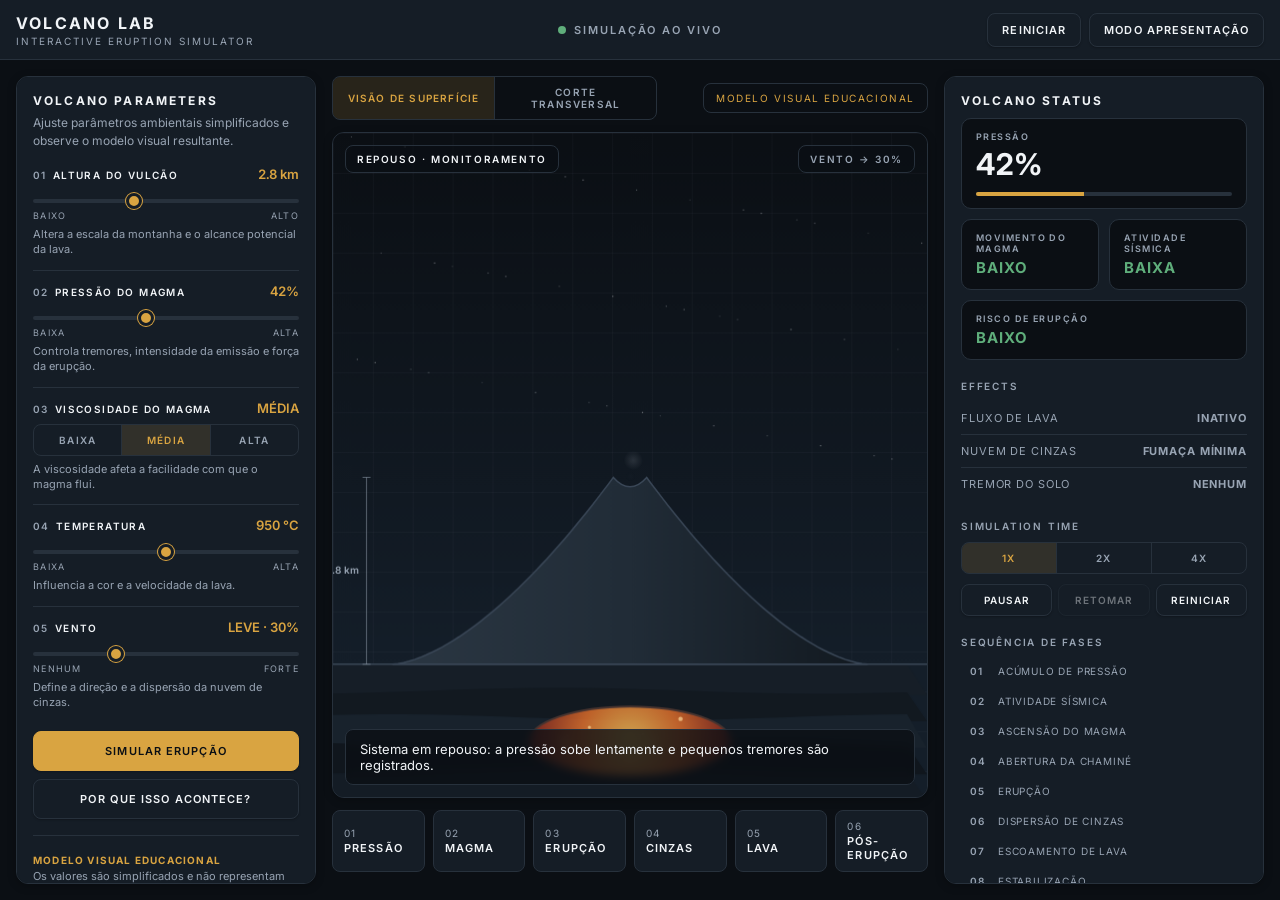
<file: vulcao/src/index.src.html>
<!doctype html>
<html lang="pt-BR">
<head>
<meta charset="utf-8">
<meta name="viewport" content="width=device-width, initial-scale=1">
<title>Volcano Lab</title>
<link rel="preconnect" href="https://fonts.googleapis.com">
<link href="https://fonts.googleapis.com/css2?family=Inter:wght@400;500;600;700&display=swap" rel="stylesheet">
<link rel="stylesheet" href="styles.css">
</head>
<body>
<div class="app" id="app">

  <!-- HEADER -->
  <header class="header">
    <div class="brand">
      <div class="brand-title">VOLCANO LAB</div>
      <div class="brand-sub">INTERACTIVE ERUPTION SIMULATOR</div>
    </div>
    <div class="live"><span class="dot" id="liveDot"></span><span id="liveText">SIMULAÇÃO AO VIVO</span></div>
    <div class="header-actions">
      <button class="btn" id="btnReset">REINICIAR</button>
      <button class="btn" id="btnPresent">MODO APRESENTAÇÃO</button>
    </div>
  </header>

  <main class="layout">

    <!-- PARAMETER PANEL -->
    <aside class="panel" id="paramPanel">
      <h2 class="panel-title">VOLCANO PARAMETERS</h2>
      <p class="panel-desc">Ajuste parâmetros ambientais simplificados e observe o modelo visual resultante.</p>
      <div id="params"></div>
      <div class="actions">
        <button class="btn primary" id="btnSimulate">SIMULAR ERUPÇÃO</button>
        <button class="btn" id="btnWhy">POR QUE ISSO ACONTECE?</button>
      </div>
      <p class="note"><b>MODELO VISUAL EDUCACIONAL</b><br>Os valores são simplificados e não representam medições ou previsões geofísicas reais.</p>
    </aside>

    <!-- CENTER -->
    <section class="center">
      <div class="toolbar">
        <div class="seg" id="viewSeg">
          <button data-view="0" class="on">VISÃO DE SUPERFÍCIE</button>
          <button data-view="1">CORTE TRANSVERSAL</button>
        </div>
        <span class="tag">MODELO VISUAL EDUCACIONAL</span>
      </div>
      <div class="stage">
        <canvas id="cv"></canvas>
        <div class="hud hud-tl"><span id="hudPhase">REPOUSO</span></div>
        <div class="hud hud-tr"><span id="hudWind"></span></div>
        <div class="caption" id="caption"></div>
      </div>
      <div class="timeline" id="timeline"></div>
      <div class="pres-controls pres-only">
        <button class="btn primary" id="pPlay">▶ PLAY</button>
        <button class="btn" id="pNext">PRÓXIMA ETAPA ›</button>
        <button class="btn" id="pView">VER CORTE TRANSVERSAL</button>
      </div>
    </section>

    <!-- STATUS PANEL -->
    <aside class="panel" id="statusPanel">
      <h2 class="panel-title">VOLCANO STATUS</h2>
      <div class="card big">
        <div class="k">PRESSÃO</div>
        <div class="v" id="stPressure">42%</div>
        <div class="bar"><i id="stBar"></i></div>
      </div>
      <div class="grid2">
        <div class="card"><div class="k" id="kMagma">MOVIMENTO DO MAGMA</div><div class="v sm" id="stMagma">—</div></div>
        <div class="card"><div class="k">ATIVIDADE SÍSMICA</div><div class="v sm" id="stSeis">—</div></div>
      </div>
      <div class="card"><div class="k" id="kEruption">RISCO DE ERUPÇÃO</div><div class="v sm" id="stEruption">—</div></div>

      <div class="adv">
        <h3 class="sub">EFFECTS</h3>
        <div class="rows">
          <div class="row"><span>FLUXO DE LAVA</span><b id="efLava">—</b></div>
          <div class="row"><span>NUVEM DE CINZAS</span><b id="efAsh">—</b></div>
          <div class="row"><span>TREMOR DO SOLO</span><b id="efShake">—</b></div>
        </div>

        <h3 class="sub">SIMULATION TIME</h3>
        <div class="seg full" id="speedSeg">
          <button data-s="1" class="on">1X</button><button data-s="2">2X</button><button data-s="4">4X</button>
        </div>
        <div class="trio">
          <button class="btn" id="btnPause">PAUSAR</button>
          <button class="btn" id="btnResume">RETOMAR</button>
          <button class="btn" id="btnReset2">REINICIAR</button>
        </div>

        <h3 class="sub">SEQUÊNCIA DE FASES</h3>
        <ol class="phases" id="phaseList"></ol>
      </div>
    </aside>
  </main>
</div>

<!-- MODAL -->
<div class="modal" id="modal" hidden>
  <div class="modal-box" role="dialog" aria-modal="true" aria-labelledby="mTitle">
    <div class="modal-head">
      <h2 id="mTitle">POR QUE ISSO ACONTECE?</h2>
      <button class="btn" id="mClose">FECHAR</button>
    </div>
    <p class="panel-desc">Explicações simples para cada elemento do modelo visual.</p>
    <div class="edu" id="eduList"></div>
  </div>
</div>

<script src="app.js"></script>
</body>
</html>
</file>
<file: bomba/css/tokens.css>
/* Design tokens — scientific monitoring design system.
   Reusable for the volcano and earthquake simulators: override only --accent / --map-* */
:root {
  --bg: #0B0F14;
  --bg-2: #111820;
  --panel: #151D26;
  --border: #27313C;
  --text: #F1F4F7;
  --text-2: #98A4B3;
  --accent: #D9A441;
  --danger: #D95C59;
  --success: #5FAE7B;

  --map-water: #0D1620;
  --map-land: #161F29;

  --hover: #1B2531;
  --radius: 6px;
  --header-h: 64px;

  --font: "Inter", system-ui, -apple-system, "Segoe UI", Roboto, sans-serif;
  --fs-h1: 32px;
  --fs-h2: 20px;
  --fs-h3: 16px;
  --fs-body: 14px;
  --fs-cap: 12px;

  --t-fast: 160ms;
}
</file>
<file: bomba/css/app.css>
* { box-sizing: border-box; }
html, body { height: 100%; }
body {
  margin: 0; background: var(--bg); color: var(--text);
  font-family: var(--font); font-size: var(--fs-body); font-weight: 400; line-height: 1.5;
  overflow: hidden;
}
h1, h2, h3 { margin: 0; font-weight: 600; }
p { margin: 0 0 10px; }
.muted { color: var(--text-2); }
.small { font-size: 13px; }

/* ---------- Header ---------- */
.app-header {
  position: fixed; inset: 0 0 auto 0; height: var(--header-h); z-index: 30;
  display: grid; grid-template-columns: 1fr auto 1fr; align-items: center; gap: 16px;
  padding: 0 24px; background: var(--bg-2); border-bottom: 1px solid var(--border);
}
.brand { display: flex; flex-direction: column; line-height: 1.15; }
.brand-title { font-size: 24px; letter-spacing: 0.14em; }
.brand-sub { font-size: 11px; letter-spacing: 0.18em; color: var(--text-2); font-weight: 500; }
.mode-indicator {
  display: flex; align-items: center; gap: 8px; font-size: 12px; font-weight: 600;
  letter-spacing: 0.14em; color: var(--accent); padding: 6px 14px;
  border: 1px solid var(--border); border-radius: 999px; background: var(--bg);
}
.mode-indicator .dot { width: 7px; height: 7px; border-radius: 50%; background: var(--accent); }
.header-actions { display: flex; justify-content: flex-end; gap: 10px; }
.only-small { display: none; }

/* ---------- Buttons ---------- */
.btn {
  font: 500 12px/1 var(--font); letter-spacing: 0.1em; color: var(--text);
  background: var(--panel); border: 1px solid var(--border); border-radius: var(--radius);
  padding: 11px 16px; cursor: pointer;
  transition: background var(--t-fast), border-color var(--t-fast), transform var(--t-fast);
}
.btn:hover { background: var(--hover); border-color: #3a4756; }
.btn:active { transform: scale(0.98); }
.btn:focus-visible, .seg:focus-visible, select:focus-visible, input[type=range]:focus-visible {
  outline: 2px solid var(--accent); outline-offset: 2px;
}
.btn:disabled { opacity: 0.5; cursor: default; transform: none; }
.btn-ghost { background: transparent; }
.btn-primary { background: var(--accent); border-color: var(--accent); color: #14100A; font-weight: 600; }
.btn-primary:hover { background: #E3B257; border-color: #E3B257; }
.btn-primary-outline { border-color: var(--accent); color: var(--accent); }
.btn-primary-outline:hover { background: rgba(217,164,65,0.12); border-color: var(--accent); }
.btn-primary-outline[aria-pressed="true"] { background: var(--accent); color: #14100A; }
.btn-block { width: 100%; margin-top: 4px; }

/* ---------- Layout ---------- */
.layout {
  position: fixed; inset: var(--header-h) 0 0 0;
  display: grid; grid-template-columns: 300px minmax(500px, 1fr) 320px;
}
.side { background: var(--bg-2); padding: 20px; overflow-y: auto; }
.side-left { border-right: 1px solid var(--border); }
.side-right { border-left: 1px solid var(--border); }
.panel-title {
  font-size: 13px; letter-spacing: 0.16em; color: var(--accent); margin-bottom: 8px;
}
.ctx-title { margin-top: 28px; padding-top: 18px; border-top: 1px solid var(--border); }

/* ---------- Controls ---------- */
.control { margin-top: 22px; padding-top: 18px; border-top: 1px solid var(--border); }
.control-head { display: flex; justify-content: space-between; align-items: center; margin-bottom: 10px; gap: 8px; }
.control-label { font-size: var(--fs-h3); font-weight: 500; }
.value-chip {
  font-size: 11px; font-weight: 600; letter-spacing: 0.08em; color: var(--accent);
  background: var(--bg); border: 1px solid var(--border); border-radius: 4px; padding: 3px 8px;
  font-variant-numeric: tabular-nums; white-space: nowrap;
}
.hint { font-size: 12px; color: var(--text-2); margin: 8px 0 0; }
.segmented { display: grid; grid-template-columns: 1fr 1fr; border: 1px solid var(--border); border-radius: var(--radius); overflow: hidden; }
.seg {
  font: 500 12px/1 var(--font); letter-spacing: 0.1em; padding: 11px 8px; cursor: pointer;
  background: var(--bg); color: var(--text-2); border: 0;
  transition: background var(--t-fast), color var(--t-fast), transform var(--t-fast);
}
.seg + .seg { border-left: 1px solid var(--border); }
.seg:hover { background: var(--hover); color: var(--text); }
.seg:active { transform: scale(0.98); }
.seg.is-active { background: var(--accent); color: #14100A; font-weight: 600; }

input[type=range] { width: 100%; height: 24px; background: transparent; -webkit-appearance: none; appearance: none; cursor: pointer; }
input[type=range]::-webkit-slider-runnable-track { height: 4px; background: var(--border); border-radius: 2px; }
input[type=range]::-moz-range-track { height: 4px; background: var(--border); border-radius: 2px; }
input[type=range]::-webkit-slider-thumb {
  -webkit-appearance: none; width: 18px; height: 18px; margin-top: -7px; border-radius: 50%;
  background: var(--accent); border: 3px solid var(--bg-2); box-shadow: 0 0 0 1px var(--accent);
}
input[type=range]::-moz-range-thumb {
  width: 12px; height: 12px; border-radius: 50%; background: var(--accent); border: 3px solid var(--bg-2); box-shadow: 0 0 0 1px var(--accent);
}
.range-ends { display: flex; justify-content: space-between; font-size: 11px; color: var(--text-2); letter-spacing: 0.08em; }
select {
  width: 100%; font: 500 13px var(--font); letter-spacing: 0.08em; color: var(--text);
  background: var(--bg); border: 1px solid var(--border); border-radius: var(--radius); padding: 10px 12px; cursor: pointer;
  transition: background var(--t-fast);
}
select:hover { background: var(--hover); }

/* ---------- Canvas ---------- */
.canvas-area { display: flex; flex-direction: column; min-width: 0; min-height: 0; background: var(--bg); position: relative; }
.stage { position: relative; flex: 1; min-height: 0; margin: 16px 16px 0; border: 1px solid var(--border); border-radius: var(--radius); overflow: hidden; background: var(--map-water); }
#map { width: 100%; height: 100%; display: block; }
body.mode-custom #map { cursor: crosshair; }

.banner {
  position: absolute; top: 14px; left: 14px; padding: 8px 14px; border: 1px solid var(--border);
  background: rgba(11,15,20,0.88); border-radius: var(--radius);
  font-size: 12px; font-weight: 600; letter-spacing: 0.16em; color: var(--text);
  opacity: 0; transition: opacity 200ms; pointer-events: none;
}
.banner.show { opacity: 1; }
.banner.done { color: var(--success); border-color: var(--success); }
.map-note { position: absolute; right: 12px; bottom: 8px; font-size: 11px; color: var(--text-2); opacity: 0.8; pointer-events: none; }
.legend {
  position: absolute; left: 12px; bottom: 12px; padding: 10px 12px; font-size: 12px; color: var(--text-2);
  background: rgba(11,15,20,0.88); border: 1px solid var(--border); border-radius: var(--radius);
  opacity: 0; transition: opacity 300ms; pointer-events: none;
}
.legend.show { opacity: 1; }
.legend-title { font-size: 11px; font-weight: 600; letter-spacing: 0.14em; color: var(--text); margin-bottom: 6px; }
.legend-row { display: flex; align-items: center; gap: 8px; line-height: 1.7; }
.legend-row i { width: 10px; height: 10px; border-radius: 50%; display: inline-block; opacity: 0.85; }
.legend-foot { margin-top: 4px; font-size: 11px; opacity: 0.8; }
.essential {
  display: none; position: absolute; top: 14px; right: 14px; padding: 10px 14px; text-align: right;
  background: rgba(11,15,20,0.88); border: 1px solid var(--border); border-radius: var(--radius);
}
.ess-k { font-size: 11px; letter-spacing: 0.16em; color: var(--accent); font-weight: 600; }
.ess-v { font-size: 16px; font-weight: 500; }
.toast {
  position: absolute; left: 50%; top: 14px; transform: translate(-50%, -8px); padding: 8px 14px; font-size: 13px;
  background: var(--panel); border: 1px solid var(--danger); border-radius: var(--radius); color: var(--text);
  opacity: 0; transition: opacity 180ms, transform 180ms; pointer-events: none;
}
.toast.show { opacity: 1; transform: translate(-50%, 0); }

.stage-toolbar { display: flex; align-items: center; justify-content: space-between; gap: 16px; padding: 14px 16px 16px; }
.phases { list-style: none; margin: 0; padding: 0; display: flex; flex-wrap: wrap; gap: 6px; }
.phases li {
  font-size: 11px; font-weight: 500; letter-spacing: 0.1em; padding: 5px 9px; border: 1px solid var(--border);
  border-radius: 4px; color: var(--text-2); transition: color 200ms, border-color 200ms, background 200ms;
}
.phases li.done { color: var(--success); border-color: rgba(95,174,123,0.45); }
.phases li.current { color: #14100A; background: var(--accent); border-color: var(--accent); font-weight: 600; }
#btnSim { min-width: 190px; padding: 14px 20px; font-size: 13px; }

/* Marker */
.m-halo { transform-box: fill-box; transform-origin: center; animation: halo 3.2s ease-in-out infinite; }
@keyframes halo { 0%,100% { opacity: 0.45; transform: scale(1); } 50% { opacity: 0.1; transform: scale(1.35); } }
body.running .m-halo, body.has-run .m-halo { animation: none; opacity: 0; }
.rain-drop { stroke: #98A4B3; stroke-width: 1; opacity: 0.45; animation: rain 0.9s linear infinite; }
@keyframes rain { from { transform: translate(0, -80px); } to { transform: translate(-20px, 680px); } }

/* ---------- Results ---------- */
.empty { padding: 18px 14px; border: 1px dashed var(--border); border-radius: var(--radius); color: var(--text-2); text-align: center; }
.cards { display: grid; grid-template-columns: 1fr 1fr; gap: 8px; margin-bottom: 14px; }
.card { background: var(--panel); border: 1px solid var(--border); border-radius: var(--radius); padding: 9px 11px; }
.card.wide { grid-column: span 2; }
.card .k { font-size: 10px; letter-spacing: 0.14em; color: var(--text-2); font-weight: 500; }
.card .v { font-size: 14px; font-weight: 500; margin-top: 2px; }
.indicators { list-style: none; margin: 0 0 10px; padding: 0; }
.indicators li { padding: 9px 0; border-bottom: 1px solid var(--border); }
.ind-row { display: flex; justify-content: space-between; font-size: 13px; }
.ind-state { font-size: 11px; letter-spacing: 0.1em; font-weight: 600; color: var(--text-2); }
.ind-state.done { color: var(--success); }
.ind-state.run { color: var(--accent); }
.bar { height: 3px; background: var(--border); border-radius: 2px; margin-top: 7px; overflow: hidden; }
.bar > i { display: block; height: 100%; width: 0; background: var(--accent); }
.bar > i.done { background: var(--success); }
.disclaimer { font-size: 12px; color: var(--text-2); }
.context p { font-size: 13.5px; color: #C6CEDA; }

/* ---------- Modal ---------- */
dialog {
  width: min(680px, 92vw); max-height: 86vh; padding: 0; color: var(--text); background: var(--panel);
  border: 1px solid var(--border); border-radius: 8px; overflow: hidden;
}
dialog[open] { display: flex; flex-direction: column; }
dialog::backdrop { background: rgba(5,8,11,0.75); }
.modal-head { display: flex; justify-content: space-between; align-items: center; padding: 18px 22px; border-bottom: 1px solid var(--border); }
.modal-head h2 { font-size: var(--fs-h2); }
.modal-body { padding: 8px 22px 22px; overflow-y: auto; }
.modal-body h3 { font-size: var(--fs-h3); color: var(--accent); margin: 18px 0 6px; }
.modal-body p { color: #C6CEDA; }

/* ---------- Presentation bar ---------- */
.present-bar {
  display: none; align-items: center; justify-content: center; gap: 16px; padding: 12px 16px 16px;
  border-top: 1px solid var(--border); background: var(--bg-2);
}
.present-caption { flex: 1; max-width: 560px; text-align: center; }
.step-k { font-size: 11px; letter-spacing: 0.18em; color: var(--accent); font-weight: 600; }
.step-v { font-size: var(--fs-h2); font-weight: 600; letter-spacing: 0.06em; }
.step-d { font-size: 13px; color: var(--text-2); min-height: 20px; }
.step-dots { display: flex; justify-content: center; gap: 6px; margin-top: 6px; }
.step-dots i { width: 22px; height: 3px; background: var(--border); border-radius: 2px; transition: background 200ms; }
.step-dots i.on { background: var(--accent); }
.present-bar .btn { padding: 14px 20px; }

body.presentation .layout { grid-template-columns: 1fr; }
body.presentation .side { display: none; }
body.presentation .present-bar { display: flex; }
body.presentation .essential { display: block; }
body.presentation .brand-sub, body.presentation .only-small { display: none; }
body.presentation .stage-toolbar { justify-content: center; }
body.presentation .phases { display: none; }
body.presentation .map-note { font-size: 12px; }
body.presentation .legend { font-size: 14px; }

/* ---------- Responsive ---------- */
.drawer-backdrop { display: none; }
@media (max-width: 1100px) {
  .layout { grid-template-columns: 1fr; }
  .only-small { display: inline-block; }
  .side {
    position: fixed; top: var(--header-h); bottom: 0; width: min(340px, 90vw); z-index: 25;
    transition: transform 220ms ease;
  }
  .side-left { left: 0; transform: translateX(-102%); }
  .side-right { right: 0; transform: translateX(102%); }
  .side.open { transform: none; }
  .drawer-backdrop.show { display: block; position: fixed; inset: var(--header-h) 0 0 0; background: rgba(5,8,11,0.6); z-index: 20; }
  body.presentation .side { display: none; }
}
@media (max-width: 720px) {
  .app-header { grid-template-columns: 1fr auto; padding: 0 12px; gap: 8px; }
  .mode-indicator { display: none; }
  .brand-sub { display: none; }
  .header-actions { gap: 6px; }
  .btn { padding: 10px 10px; letter-spacing: 0.06em; }
  .stage { margin: 8px 8px 0; }
  .stage-toolbar { flex-direction: column; align-items: stretch; padding: 10px 8px 12px; }
  .legend { display: none; }
  .present-bar { flex-wrap: wrap; }
  .present-caption { order: -1; flex-basis: 100%; }
}
@media (prefers-reduced-motion: reduce) {
  .m-halo, .rain-drop { animation: none; }
}
</file>
<file: vulcao/src/styles.css>
:root{
  --bg:#0B0F14; --panel:#151D26; --border:#27313C; --text:#F1F4F7; --text2:#98A4B3;
  --accent:#D9A441; --danger:#D95C59; --success:#5FAE7B; --warning:#D58C45;
  --r:10px; --gap:16px;
}
*{box-sizing:border-box;margin:0;padding:0}
html,body{height:100%}
body{background:var(--bg);color:var(--text);font-family:Inter,system-ui,Segoe UI,sans-serif;font-size:13px;overflow:hidden}
button{font:inherit;color:inherit;cursor:pointer}
.app{height:100vh;display:grid;grid-template-rows:60px 1fr}

/* header */
.header{display:grid;grid-template-columns:1fr auto 1fr;align-items:center;padding:0 var(--gap);border-bottom:1px solid var(--border);background:var(--panel)}
.brand-title{font-weight:700;letter-spacing:.14em;font-size:16px}
.brand-sub{color:var(--text2);font-size:10px;letter-spacing:.2em;margin-top:2px}
.live{display:flex;align-items:center;gap:8px;font-size:11px;letter-spacing:.18em;font-weight:600;color:var(--text2)}
.dot{width:8px;height:8px;border-radius:50%;background:var(--success);box-shadow:0 0 0 0 rgba(95,174,123,.6);animation:pulse 2s infinite}
.dot.paused{background:var(--warning);animation:none}
@keyframes pulse{70%{box-shadow:0 0 0 7px rgba(95,174,123,0)}100%{box-shadow:0 0 0 0 rgba(95,174,123,0)}}
.header-actions{display:flex;gap:8px;justify-content:flex-end}

/* buttons */
.btn{background:transparent;border:1px solid var(--border);border-radius:8px;padding:9px 14px;font-size:11px;font-weight:600;letter-spacing:.1em;transition:.15s;box-shadow:0 1px 2px rgba(0,0,0,.25)}
.btn:hover:not(:disabled){border-color:var(--text2);background:rgba(255,255,255,.03)}
.btn:disabled{opacity:.4;cursor:not-allowed}
.btn.primary{background:var(--accent);border-color:var(--accent);color:#0B0F14}
.btn.primary:hover:not(:disabled){background:#e6b552;border-color:#e6b552}

/* layout */
.layout{display:grid;grid-template-columns:300px 1fr 320px;gap:var(--gap);padding:var(--gap);min-height:0}
.panel{background:var(--panel);border:1px solid var(--border);border-radius:12px;padding:var(--gap);overflow:auto;min-height:0;box-shadow:0 2px 8px rgba(0,0,0,.25)}
.panel-title{font-size:12px;letter-spacing:.18em;font-weight:700}
.panel-desc{color:var(--text2);font-size:12px;line-height:1.5;margin:6px 0 var(--gap)}
.sub{font-size:10px;letter-spacing:.18em;color:var(--text2);margin:20px 0 10px;font-weight:600}
.note{color:var(--text2);font-size:11px;line-height:1.5;margin-top:var(--gap);padding-top:var(--gap);border-top:1px solid var(--border)}
.note b{color:var(--accent);letter-spacing:.12em;font-size:10px}

/* params */
.param{padding:12px 0;border-top:1px solid var(--border)}
.param:first-child{border-top:0;padding-top:0}
.p-head{display:flex;justify-content:space-between;align-items:baseline;margin-bottom:8px}
.p-label{font-size:10px;letter-spacing:.14em;font-weight:600}
.p-label i{font-style:normal;color:var(--text2);margin-right:6px}
.p-val{font-size:13px;font-weight:600;color:var(--accent);font-variant-numeric:tabular-nums}
.p-ends{display:flex;justify-content:space-between;font-size:9px;letter-spacing:.14em;color:var(--text2);margin-top:4px}
.p-desc{font-size:11px;color:var(--text2);margin-top:6px;line-height:1.4}
input[type=range]{-webkit-appearance:none;appearance:none;width:100%;height:4px;border-radius:2px;background:var(--border);outline:0}
input[type=range]::-webkit-slider-thumb{-webkit-appearance:none;width:16px;height:16px;border-radius:50%;background:var(--accent);border:3px solid var(--panel);box-shadow:0 0 0 1px var(--accent);cursor:pointer}
input[type=range]::-moz-range-thumb{width:12px;height:12px;border-radius:50%;background:var(--accent);border:3px solid var(--panel);cursor:pointer}
input[type=range]:disabled{opacity:.4}
input[type=range]:disabled::-webkit-slider-thumb{cursor:not-allowed}
.actions{display:grid;gap:8px;margin-top:8px}
.actions .btn{padding:12px}

/* segmented */
.seg{display:inline-flex;border:1px solid var(--border);border-radius:8px;overflow:hidden}
.seg.full{display:flex}
.seg button{flex:1;background:transparent;border:0;padding:9px 14px;font-size:10px;letter-spacing:.12em;font-weight:600;color:var(--text2);border-right:1px solid var(--border)}
.seg button:last-child{border-right:0}
.seg button.on{background:rgba(217,164,65,.14);color:var(--accent)}
.seg button:disabled{opacity:.4;cursor:not-allowed}

/* center */
.center{display:grid;grid-template-rows:auto 1fr auto auto;gap:12px;min-width:0;min-height:0}
.toolbar{display:flex;justify-content:space-between;align-items:center}
.tag{font-size:10px;letter-spacing:.16em;color:var(--accent);border:1px solid var(--border);border-radius:8px;padding:8px 12px}
.stage{position:relative;background:var(--panel);border:1px solid var(--border);border-radius:12px;overflow:hidden;min-height:0;box-shadow:0 2px 8px rgba(0,0,0,.25)}
#cv{position:absolute;inset:0;width:100%;height:100%;display:block}
.hud{position:absolute;top:12px;font-size:10px;letter-spacing:.16em;font-weight:600;background:rgba(11,15,20,.7);border:1px solid var(--border);border-radius:8px;padding:7px 11px;color:var(--text2)}
.hud-tl{left:12px;color:var(--text)}
.hud-tr{right:12px}
.caption{position:absolute;left:12px;right:12px;bottom:12px;background:rgba(11,15,20,.78);border:1px solid var(--border);border-radius:8px;padding:11px 14px;font-size:13px;color:var(--text);backdrop-filter:blur(4px)}

/* timeline */
.timeline{display:grid;grid-template-columns:repeat(6,1fr);gap:8px}
.step{background:var(--panel);border:1px solid var(--border);border-radius:8px;padding:9px 11px;text-align:left;transition:.2s;position:relative;overflow:hidden}
.step:hover{border-color:var(--text2)}
.step .n{font-size:10px;color:var(--text2);letter-spacing:.14em}
.step .t{font-size:11px;font-weight:600;letter-spacing:.1em;margin-top:2px}
.step.on{border-color:var(--accent)}
.step.on .n{color:var(--accent)}
.step.done .t{color:var(--success)}
.step i{position:absolute;left:0;bottom:0;height:2px;background:var(--accent);width:0}
.pres-controls{display:none;gap:8px;justify-content:center}

/* status */
.card{background:var(--bg);border:1px solid var(--border);border-radius:10px;padding:12px 14px;margin-top:10px}
.grid2{display:grid;grid-template-columns:1fr 1fr;gap:10px}
.grid2 .card{margin-top:10px}
.k{font-size:9px;letter-spacing:.16em;color:var(--text2);font-weight:600}
.v{font-size:30px;font-weight:700;margin-top:4px;font-variant-numeric:tabular-nums}
.v.sm{font-size:15px;letter-spacing:.06em}
.bar{height:4px;background:var(--border);border-radius:2px;margin-top:10px;overflow:hidden}
.bar i{display:block;height:100%;width:42%;background:var(--accent)}
.t0{color:var(--success)}.t1{color:var(--warning)}.t2{color:var(--danger)}.tn{color:var(--text2)}
.rows .row{display:flex;justify-content:space-between;padding:9px 0;border-top:1px solid var(--border);font-size:11px;letter-spacing:.08em}
.rows .row:first-child{border-top:0}
.rows .row span{color:var(--text2)}
.trio{display:grid;grid-template-columns:repeat(3,1fr);gap:6px;margin-top:10px}
.trio .btn{padding:9px 4px;font-size:10px}
.phases{list-style:none;display:grid;gap:4px}
.phases li{display:flex;gap:10px;align-items:center;padding:6px 8px;border-radius:6px;font-size:10px;letter-spacing:.08em;color:var(--text2);border:1px solid transparent}
.phases li b{font-weight:600;width:18px;color:var(--text2)}
.phases li.on{border-color:var(--accent);color:var(--text);background:rgba(217,164,65,.08)}
.phases li.on b{color:var(--accent)}
.phases li.done{color:var(--success)}
.phases li.done b{color:var(--success)}

/* presentation */
body.pres .layout{grid-template-columns:1fr 280px}
body.pres #paramPanel,body.pres .adv,body.pres .toolbar .seg,body.pres .actions{display:none}
body.pres .pres-controls{display:flex}
body.pres .step{padding:12px 14px}
body.pres .caption{font-size:16px;padding:14px 18px}

/* modal */
.modal{position:fixed;inset:0;background:rgba(5,8,11,.78);display:flex;align-items:center;justify-content:center;z-index:10;padding:var(--gap)}
.modal[hidden]{display:none}
.modal-box{background:var(--panel);border:1px solid var(--border);border-radius:12px;max-width:880px;width:100%;max-height:88vh;overflow:auto;padding:22px;box-shadow:0 12px 40px rgba(0,0,0,.5)}
.modal-head{display:flex;justify-content:space-between;align-items:center;margin-bottom:4px}
.modal-head h2{font-size:14px;letter-spacing:.16em}
.edu{display:grid;grid-template-columns:repeat(2,1fr);gap:12px}
.edu-item{background:var(--bg);border:1px solid var(--border);border-radius:10px;padding:14px;display:grid;gap:8px}
.edu-item h4{font-size:11px;letter-spacing:.16em;color:var(--accent)}
.edu-item p{color:var(--text2);font-size:12px;line-height:1.55}
.edu-item svg{width:100%;height:34px}
.edu-item .vi{font-size:9px;letter-spacing:.16em;color:var(--text2)}

@media (max-width:1100px){
  body{overflow:auto}.app{height:auto;min-height:100vh}
  .layout,body.pres .layout{grid-template-columns:1fr}
  .stage{height:62vh}.edu{grid-template-columns:1fr}.timeline{grid-template-columns:repeat(3,1fr)}
}
</file>
